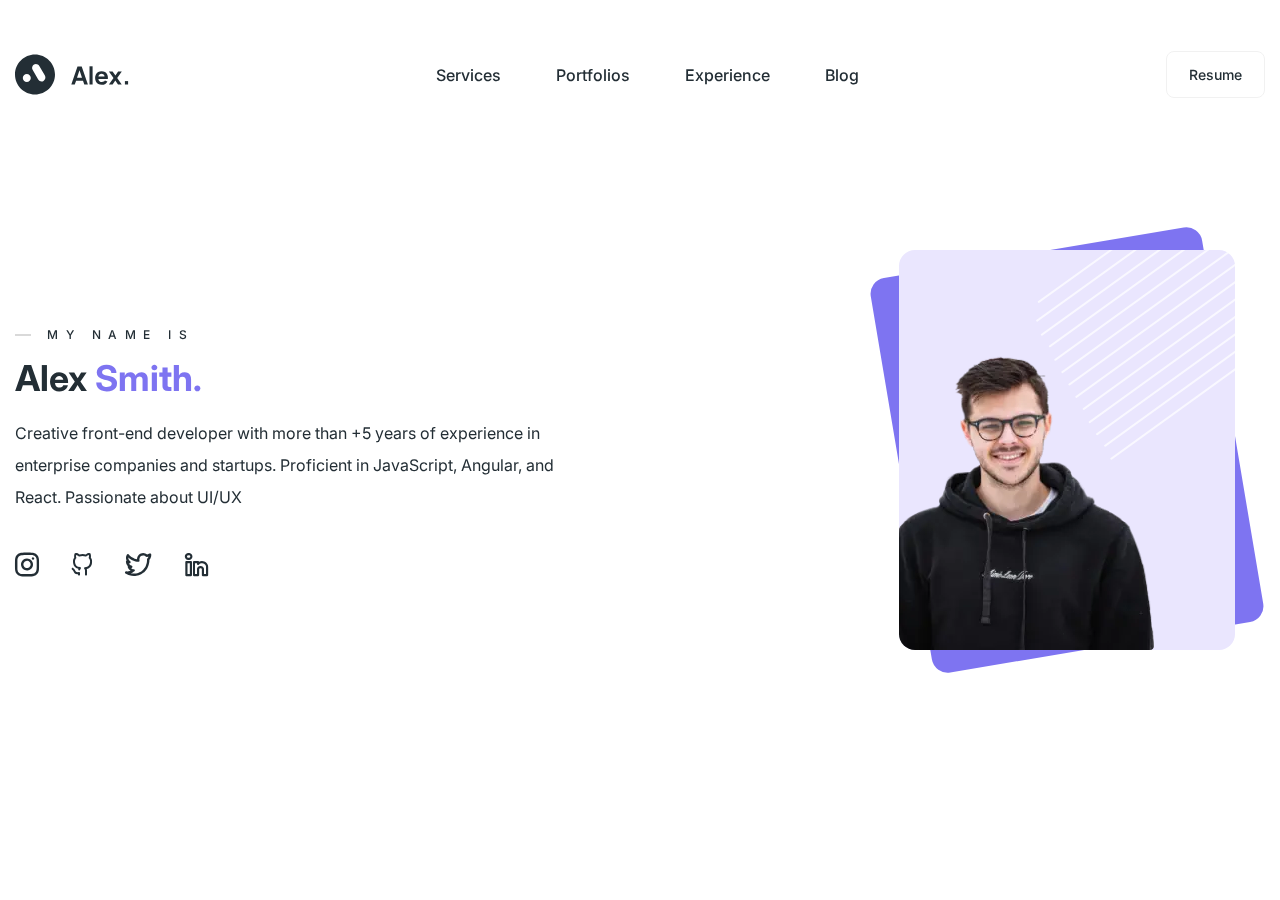
<file: Alex/index.html>
<!DOCTYPE html>
<html lang="en">

<head>
	<title>Alex</title>
	<meta charset="UTF-8">
	<meta name="format-detection" content="telephone=no">
	<!-- <style>body{opacity: 0;}</style> -->
	<link rel="stylesheet" href="css/style.min.css?_v=20230124154308">
	<link rel="shortcut icon" href="favicon.ico">
	<!-- <meta name="robots" content="noindex, nofollow"> -->
	<meta name="viewport" content="width=device-width, initial-scale=1.0">
</head>

<body>
	<div class="wrapper">
		<header class="header">
			<div class="header__container">
				<a href="" class="header__logo"><img src="img/logo.svg" alt=""></a>
				<div class="header__menu menu">

					<nav class="menu__body">
						<ul class="menu__list">
							<li class="menu__item"><a data-goto=".specialized-page" href="" class="menu__link">Services</a></li>
							<li class="menu__item"><a data-goto=".portfolio" href="" class="menu__link">Portfolios</a></li>
							<li class="menu__item"><a data-goto=".career" href="" class="menu__link">Experience</a></li>
							<li class="menu__item"><a data-goto=".articles" href="" class="menu__link">Blog</a></li>
						</ul>
					</nav>
				</div>
				<div class="header__action">
					<a class="header__button" href="#">Resume</a>
					<button type="button" class="icon-menu"><span></span></button>

				</div>
			</div>
		</header>

		<main data-fp class="page">
			<section data-fp-section class="page__main main-page">
				<div class="main-page__container">
					<div class="main-page__content">
						<div class="main-page__title title">
							<div class="title__label">MY NAME IS</div>
							<h1 class="title__value">Alex <span>Smith.</span></h1>
						</div>
						<div class="main-page__text">
							<p>
								Creative front-end developer with more than +5 years of
								experience in enterprise companies and startups. Proficient in
								JavaScript, Angular, and React. Passionate about UI/UX
							</p>
						</div>
						<div class="main-page__action">
							<a href="" class="main-page__item _icon-instagram"></a>
							<a href="" class="main-page__item _icon-linke-d"></a>
							<a href="" class="main-page__item _icon-twitter"></a>
							<a href="" class="main-page__item _icon-in"></a>
						</div>
					</div>
					<div class="main-page__image image-main">
						<div class="image-main__decor">
							<div class="image-main__box">
								<picture><source srcset="img/man.webp" type="image/webp"><img src="img/man.png" alt="" /></picture>
							</div>
						</div>
					</div>
				</div>
			</section>
			<section data-fp-section class="page__specialized specialized-page">
				<div class="specialized-page__container">
					<div class="specialized-page__title title">
						<h2 class="title__label">SERVICES</h2>
						<div class="title__value">Specialized in</div>
					</div>
					<div class="specialized-page__cards cards-specialized">
						<div class="cards-specialized__card">
							<div class="cards-specialized__img">
								<img src="img/main/specialized/1.svg" alt="" />
							</div>
							<div class="cards-specialized__title">UI/UX Design</div>
							<div class="cards-specialized__text">
								Turn what you have in mind of a digital product into reality.
								For any platform you consider.
							</div>
						</div>
						<div class="cards-specialized__card">
							<div class="cards-specialized__img">
								<img src="img/main/specialized/2.svg" alt="" />
							</div>
							<div class="cards-specialized__title">
								Application Development
							</div>
							<div class="cards-specialized__text">
								Standard designing, building, and implementing your
								applications with documentation.
							</div>
						</div>
						<div class="cards-specialized__card">
							<div class="cards-specialized__img">
								<img src="img/main/specialized/3.svg" alt="" />
							</div>
							<div class="cards-specialized__title">Web Development</div>
							<div class="cards-specialized__text">
								Create and maintain your websites and also take care of its
								performance and traffic capacity.
							</div>
						</div>
					</div>
				</div>
			</section>
			<section data-fp-section class="page__portfolio portfolio">
				<div class="portfolio__container">
					<div class="portfolio__content">
						<div class="portfolio__title title">
							<div class="title__label">MY WORKS</div>
							<h1 class="title__value">Featured Portfolios</h1>
						</div>
						<div class="portfolio__navigation">
							<button type="button" class="portfolio__arrow portfolio__arrow-left _icon-arrow"></button>
							<button type="button" class="portfolio__arrow portfolio__arrow-right _icon-arrow"></button>
						</div>
					</div>

					<div class="portfolio__slider swiper">
						<div class="portfolio__wrapper swiper-wrapper">
							<div class="portfolio__slide slide-portfolio swiper-slide">
								<a href="#" class="slide-portfolio__image-ibg">
									<picture><source srcset="img/main/porfolio/1.webp" type="image/webp"><img src="img/main/porfolio/1.jpg" alt="" /></picture>
								</a>
								<div class="slide-portfolio__text">
									<h4 class="slide-portfolio__title">Agency Website.</h4>
									<div class="slide-portfolio__subtitle">
										<p>WordPress</p>
										<a href="#" class="slide-portfolio__url"><img src="img/main/porfolio/url.svg" alt="" /></a>
									</div>
								</div>
							</div>
							<div class="portfolio__slide slide-portfolio swiper-slide">
								<a href="#" class="slide-portfolio__image-ibg">
									<picture><source srcset="img/main/porfolio/2.webp" type="image/webp"><img src="img/main/porfolio/2.jpg" alt="" /></picture>
								</a>
								<div class="slide-portfolio__text">
									<h4 class="slide-portfolio__title">Dashboard Website.</h4>
									<div class="slide-portfolio__subtitle">
										<p>React</p>
										<a href="#" class="slide-portfolio__url"><img src="img/main/porfolio/url.svg" alt="" /></a>
									</div>
								</div>
							</div>
							<div class="portfolio__slide slide-portfolio swiper-slide">
								<a href="#" class="slide-portfolio__image-ibg">
									<picture><source srcset="img/main/porfolio/3.webp" type="image/webp"><img src="img/main/porfolio/3.jpg" alt="" /></picture>
								</a>
								<div class="slide-portfolio__text">
									<h4 class="slide-portfolio__title">
										Support Center Website.
									</h4>
									<div class="slide-portfolio__subtitle">
										<p>PHP</p>
										<a href="#" class="slide-portfolio__url"><img src="img/main/porfolio/url.svg" alt="" /></a>
									</div>
								</div>
							</div>
						</div>
					</div>
				</div>
			</section>
			<section data-fp-section class="page__career career">
				<div data-tabs="768.98" class="career__container">
					<div class="career__title title">
						<div class="title__label">career path</div>
						<h1 class="title__value">Work Experices</h1>
					</div>
					<nav data-tabs-titles class="career__navigation tabs-career">
						<button type="button" class="tabs-career__title _tab-active">
							Apple
						</button>
						<button type="button" class="tabs-career__title">
							Microsoft
						</button>
						<button type="button" class="tabs-career__title">Facebook</button>
						<button type="button" class="tabs-career__title">Slack</button>
					</nav>
					<div data-tabs-body class="tabs-career__content content-tabs">
						<div class="content-tabs__body">
							<div class="content-tabs__main">
								<div class="content-tabs__title">
									Front-end Developer <a href="#">Apple .Inc</a>
								</div>
								<div class="content-tabs__location">
									California, United States
								</div>
								<div class="content-tabs__time">
									Nov 2020 - Present · Full-time
								</div>
								<div class="content-tabs__links">
									<div class="content-tabs__link">Swift</div>
									<div class="content-tabs__link">Go</div>
								</div>
							</div>
							<ul class="content-tabs__items">
								<li class="content-tabs__item">
									Improving overall website performance for mobile users.
								</li>
								<li class="content-tabs__item">
									Collaborate with back-end developers and web designers to
									improve usability
								</li>
								<li class="content-tabs__item">
									Add voice search feature for mobile app.
								</li>
								<li class="content-tabs__item">
									Developing an admin panel to manage contents, users,
									products and ...
								</li>
							</ul>
						</div>
						<div class="content-tabs__body">
							<div class="content-tabs__main">
								<div class="content-tabs__title">
									Microsoft Front-end Developer <a href="#">Apple .Inc</a>
								</div>
								<div class="content-tabs__location">
									California, United States
								</div>
								<div class="content-tabs__time">
									Nov 2020 - Present · Full-time
								</div>
								<div class="content-tabs__links">
									<div class="content-tabs__link">Swift</div>
									<div class="content-tabs__link">Go</div>
								</div>
							</div>
							<ul class="content-tabs__items">
								<li class="content-tabs__item">
									Improving overall website performance for mobile users.
								</li>
								<li class="content-tabs__item">
									Collaborate with back-end developers and web designers to
									improve usability
								</li>
								<li class="content-tabs__item">
									Add voice search feature for mobile app.
								</li>
								<li class="content-tabs__item">
									Developing an admin panel to manage contents, users,
									products and ...
								</li>
							</ul>
						</div>
						<div class="content-tabs__body">
							<div class="content-tabs__main">
								<div class="content-tabs__title">
									Facebook Front-end Developer <a href="#">Apple .Inc</a>
								</div>
								<div class="content-tabs__location">
									California, United States
								</div>
								<div class="content-tabs__time">
									Nov 2020 - Present · Full-time
								</div>
								<div class="content-tabs__links">
									<div class="content-tabs__link">Swift</div>
									<div class="content-tabs__link">Go</div>
								</div>
							</div>
							<ul class="content-tabs__items">
								<li class="content-tabs__item">
									Improving overall website performance for mobile users.
								</li>
								<li class="content-tabs__item">
									Collaborate with back-end developers and web designers to
									improve usability
								</li>
								<li class="content-tabs__item">
									Add voice search feature for mobile app.
								</li>
								<li class="content-tabs__item">
									Developing an admin panel to manage contents, users,
									products and ...
								</li>
							</ul>
						</div>
						<div class="content-tabs__body">
							<div class="content-tabs__main">
								<div class="content-tabs__title">
									Slack Front-end Developer <a href="#">Apple .Inc</a>
								</div>
								<div class="content-tabs__location">
									California, United States
								</div>
								<div class="content-tabs__time">
									Nov 2020 - Present · Full-time
								</div>
								<div class="content-tabs__links">
									<div class="content-tabs__link">Swift</div>
									<div class="content-tabs__link">Go</div>
								</div>
							</div>
							<ul class="content-tabs__items">
								<li class="content-tabs__item">
									Improving overall website performance for mobile users.
								</li>
								<li class="content-tabs__item">
									Collaborate with back-end developers and web designers to
									improve usability
								</li>
								<li class="content-tabs__item">
									Add voice search feature for mobile app.
								</li>
								<li class="content-tabs__item">
									Developing an admin panel to manage contents, users,
									products and ...
								</li>
							</ul>
						</div>
					</div>
				</div>
			</section>
			<section data-fp-section class="page__articles articles">
				<div class="articles__container">
					<div class="articles__title title">
						<div class="title__label">career path</div>
						<h1 class="title__value">Work Experices</h1>
					</div>
					<div class="articles__cards">
						<div class="articles__card">
							<div class="articles__img-ibg">
								<picture><source srcset="img/main/articles/1.webp" type="image/webp"><img src="img/main/articles/1.png" alt="" /></picture>
							</div>
							<div class="articles__content">
								<h4 class="articles__titles">How to prototype in figma</h4>
								<div class="articles__data">July 15, 2021</div>
								<div class="articles__text">
									Lorem ipsum dolor sit amet, consectetur adipiscing elit.
									Fusce id magna nec ante scelerisque laoreet. Fusce finibus
									...
								</div>
								<div class="articles__subtitle">Continue Reading</div>
							</div>
						</div>

						<div class="articles__card">
							<div class="articles__img-ibg">
								<picture><source srcset="img/main/articles/2.webp" type="image/webp"><img src="img/main/articles/2.png" alt="" /></picture>
							</div>
							<div class="articles__content">
								<h4 class="articles__titles">
									Being more productive with Notion.
								</h4>
								<div class="articles__data">Aug 8, 2020</div>
								<div class="articles__text">
									Lorem ipsum dolor sit amet, consectetur adipiscing elit.
									Fusce id magna nec ante scelerisque laoreet. Fusce finibus
									...
								</div>
								<div class="articles__subtitle">Continue Reading</div>
							</div>
						</div>

						<div class="articles__card">
							<div class="articles__img-ibg">
								<picture><source srcset="img/main/articles/3.webp" type="image/webp"><img src="img/main/articles/3.png" alt="" /></picture>
							</div>
							<div class="articles__content">
								<h4 class="articles__titles">
									Beginners guide to adobe illustrator
								</h4>
								<div class="articles__data">Feb 19, 2021</div>
								<div class="articles__text">
									Lorem ipsum dolor sit amet, consectetur adipiscing elit.
									Fusce id magna nec ante scelerisque laoreet. Fusce finibus
									...
								</div>
								<div class="articles__subtitle">Continue Reading</div>
							</div>
						</div>
					</div>
				</div>
			</section>
			<section data-fp-section class="page__clients clients">
				<div class="clients__container">
					<div class="clients__title title">
						<div class="title__label">MY CLIENTS</div>
						<h1 class="title__value">Testimonials</h1>
					</div>
					<div class="clients_cards">
						<div class="clients__card">
							<div class="clients__img">
								<picture><source srcset="img/main/clients/1.webp" type="image/webp"><img src="img/main/clients/1.png" alt="" /></picture>
							</div>
							<div class="clients__content">
								<div class="clients__text">
									We were very pleased to hear how you resolved our website's
									user interface issues and challenges.
								</div>

								<div class="clients__name">Amelia Miller</div>
								<div class="clients__subtitle">Designer</div>
							</div>
						</div>

						<div class="clients__card">
							<div class="clients__img">
								<picture><source srcset="img/main/clients/2.webp" type="image/webp"><img src="img/main/clients/2.png" alt="" /></picture>
							</div>
							<div class="clients__content">
								<div class="clients__text">
									I’m glad I decided to work with you. The project was
									delivered on time with all the requirements.
								</div>

								<div class="clients__name">James Delaney</div>
								<div class="clients__subtitle">Developer</div>
							</div>
						</div>

						<div class="clients__card">
							<div class="clients__img">
								<picture><source srcset="img/main/clients/3.webp" type="image/webp"><img src="img/main/clients/3.png" alt="" /></picture>
							</div>
							<div class="clients__content">
								<div class="clients__text">
									The management of our projects was always faced with
									difficulties, but you handled these well.
								</div>

								<div class="clients__name">Isabella Bennett</div>
								<div class="clients__subtitle">Manager</div>
							</div>
						</div>
					</div>
				</div>
			</section>
			<section data-fp-section class="page__contacts contacts">
				<div class="contacts__container">
					<div class="contacts__block">
						<form class="contacts__form form" action="files/sendmail/sendmail.php" method="POST">
							<div class="form__item">
								<input type="text" name="text" data-error="Error" placeholder="Name" class="form__input" />
							</div>
							<div class="form__item">
								<input autocomplete="on" type="email" name="form[Email]" data-error="Error" placeholder="Email" class="form__input" />
							</div>
							<div class="form__item">
								<textarea autocomplete="off" name="form[]" placeholder="Message" data-error="Ошибка" class="form__input"></textarea>
							</div>

							<button class="form__button" type="submit">Send Message</button>
						</form>
						<div class="contacts__info info-contacts">
							<div class="info-contacts__item">
								<div class="info-contacts__img">
									<img src="img/main/contacts_/1.svg" alt="" />
								</div>
								<div class="info-contacts__info">
									<div class="info-contacts__title">Address</div>
									<a href="#" class="info-contacts__text">3424 Layman Avenue, Fayetteville, NC</a>
								</div>
							</div>

							<div class="info-contacts__item">
								<div class="info-contacts__img">
									<img src="img/main/contacts_/2.svg" alt="" />
								</div>
								<div class="info-contacts__info">
									<div class="info-contacts__title">Phone</div>
									<a href="tel:5014141541" class="info-contacts__text">(501) 414-1541
									</a>
								</div>
							</div>

							<div class="info-contacts__item">
								<div class="info-contacts__img">
									<img src="img/main/contacts_/3.svg" alt="" />
								</div>
								<div class="info-contacts__info">
									<div class="info-contacts__title">E-Mail</div>
									<a href="mailto:devchapter@gmail.com" class="info-contacts__text">
										devchapter@gmail.com
									</a>
								</div>
							</div>
						</div>
					</div>
					<div class="contacts__footer footer">
						<div class="footer__action">
							<a href="" class="footer__item _icon-instagram"></a>
							<a href="" class="footer__item _icon-linke-d"></a>
							<a href="" class="footer__item _icon-twitter"></a>
							<a href="" class="footer__item _icon-in"></a>
						</div>
						<div class="footer__text">
							<p>© 2022 - DevChapter</p>
						</div>
					</div>
				</div>
			</section>
		</main>

		<!-- <footer   class="footer">
	
	
		
	
</footer> -->

	</div>
	<script src="js/app.min.js?_v=20230124154308"></script>
</body>

</html>
</file>
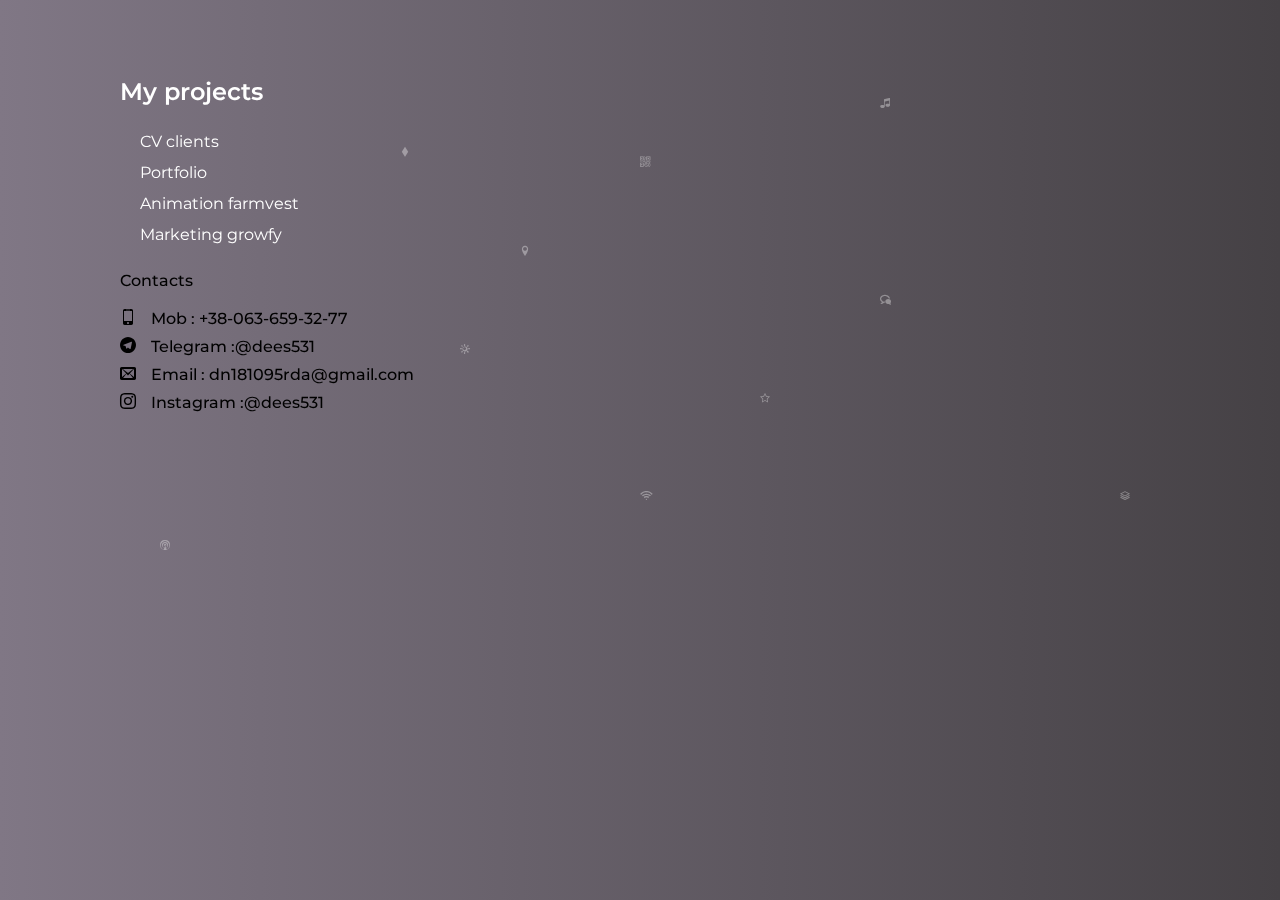
<file: CV/index.html>
<!DOCTYPE html>
<html lang="en">

<head>
	<title>Projects</title>
	<meta charset="UTF-8" />
	<meta name="format-detection" content="telephone=no" />
	<!-- <style>body{opacity: 0;}</style> -->
	<link rel="stylesheet" href="css/style.min.css?_v=20230117160520" />
	<link rel="shortcut icon" href="favicon.ico" />
	<!-- <meta name="robots" content="noindex, nofollow"> -->
	<meta name="viewport" content="width=device-width, initial-scale=1.0" />
</head>

<body>
	<div class="wrapper">
		<header class="header">
			<div class="header__container">
			</div>
		</header>
		<main class="page">
			<div class="page__container">
				<div class="page__projects">
					<h1>My projects</h1>
					<div class="page__project">
						 <a target="_blank" href="https://dees531.github.io/projects/Alex/">CV clients</a> 
					</div>
					<div class="page__project">
						 <a target="_blank" href="https://dees531.github.io/projects/portfolio/">Portfolio</a> 
					</div>
					
					<div class="page__project">
						 <a target="_blank" href="https://dees531.github.io/projects/farmvest/">Animation farmvest</a> 
					</div>
					<div class="page__project">
						<a target="_blank" href="https://dees531.github.io/projects/growfy/">Marketing growfy</a>
					</div>
					
					
				</div>
				<div class="page__contacts contacts-page">
					<h2>Contacts</h2>
					<a href="tel:+380636593277" class="contacts-page__item _icon-mobile">Mob : +38-063-659-32-77</a>
					<a target="_blank" class="contacts-page__item _icon-telegram" href="https://t.me/dees531">Telegram :@dees531</a>
					<a target="_blank" class="contacts-page__item _icon-mail" href="mailto:dn181095rda@gmail.com">Email : dn181095rda@gmail.com</a>
					<a target="_blank" class="contacts-page__item _icon-instagram" href="https://www.instagram.com/rabota_deniss/?hl=fr">Instagram :@dees531</a>
				</div>
				<div class="page__decor decor-page">
					<div data-prlx-mouse data-prlx-dxr data-prlx-cx="5" data-prlx-cy="5" class="decor-page__item _icon-music"></div>
					<div data-prlx-mouse data-prlx-dxr data-prlx-cx="3" data-prlx-cy="4" class="decor-page__item _icon-diamonds"></div>
					<div data-prlx-mouse data-prlx-dxr data-prlx-cx="5" data-prlx-cy="6" class="decor-page__item _icon-connection"></div>
					<div data-prlx-mouse data-prlx-dxr data-prlx-cx="6" data-prlx-cy="2" class="decor-page__item _icon-podcast"></div>
					<div data-prlx-mouse data-prlx-dyr data-prlx-cx="1" data-prlx-cy="3" class="decor-page__item _icon-stack"></div>
					<div data-prlx-mouse data-prlx-dxr data-prlx-cx="3" data-prlx-cy="2" class="decor-page__item _icon-qrcode"></div>
					<div data-prlx-mouse data-prlx-dxr data-prlx-cx="4" data-prlx-cy="5" class="decor-page__item _icon-location"></div>
					<div data-prlx-mouse data-prlx-dxr data-prlx-cx="2" data-prlx-cy="2" class="decor-page__item _icon-massage"></div>
					<div data-prlx-mouse data-prlx-dyr data-prlx-cx="2" data-prlx-cy="3" class="decor-page__item _icon-sun"></div>
					<div data-prlx-mouse data-prlx-dyxr data-prlx-cx="5" data-prlx-cy="5" class="decor-page__item _icon-star"></div>
				</div>
			</div>
		</main>
		<footer class="footer">
			<div class="footer__container">
			</div>
		</footer>
	</div>
	<script src="js/app.min.js?_v=20230117160520"></script>
</body>

</html>
</file>
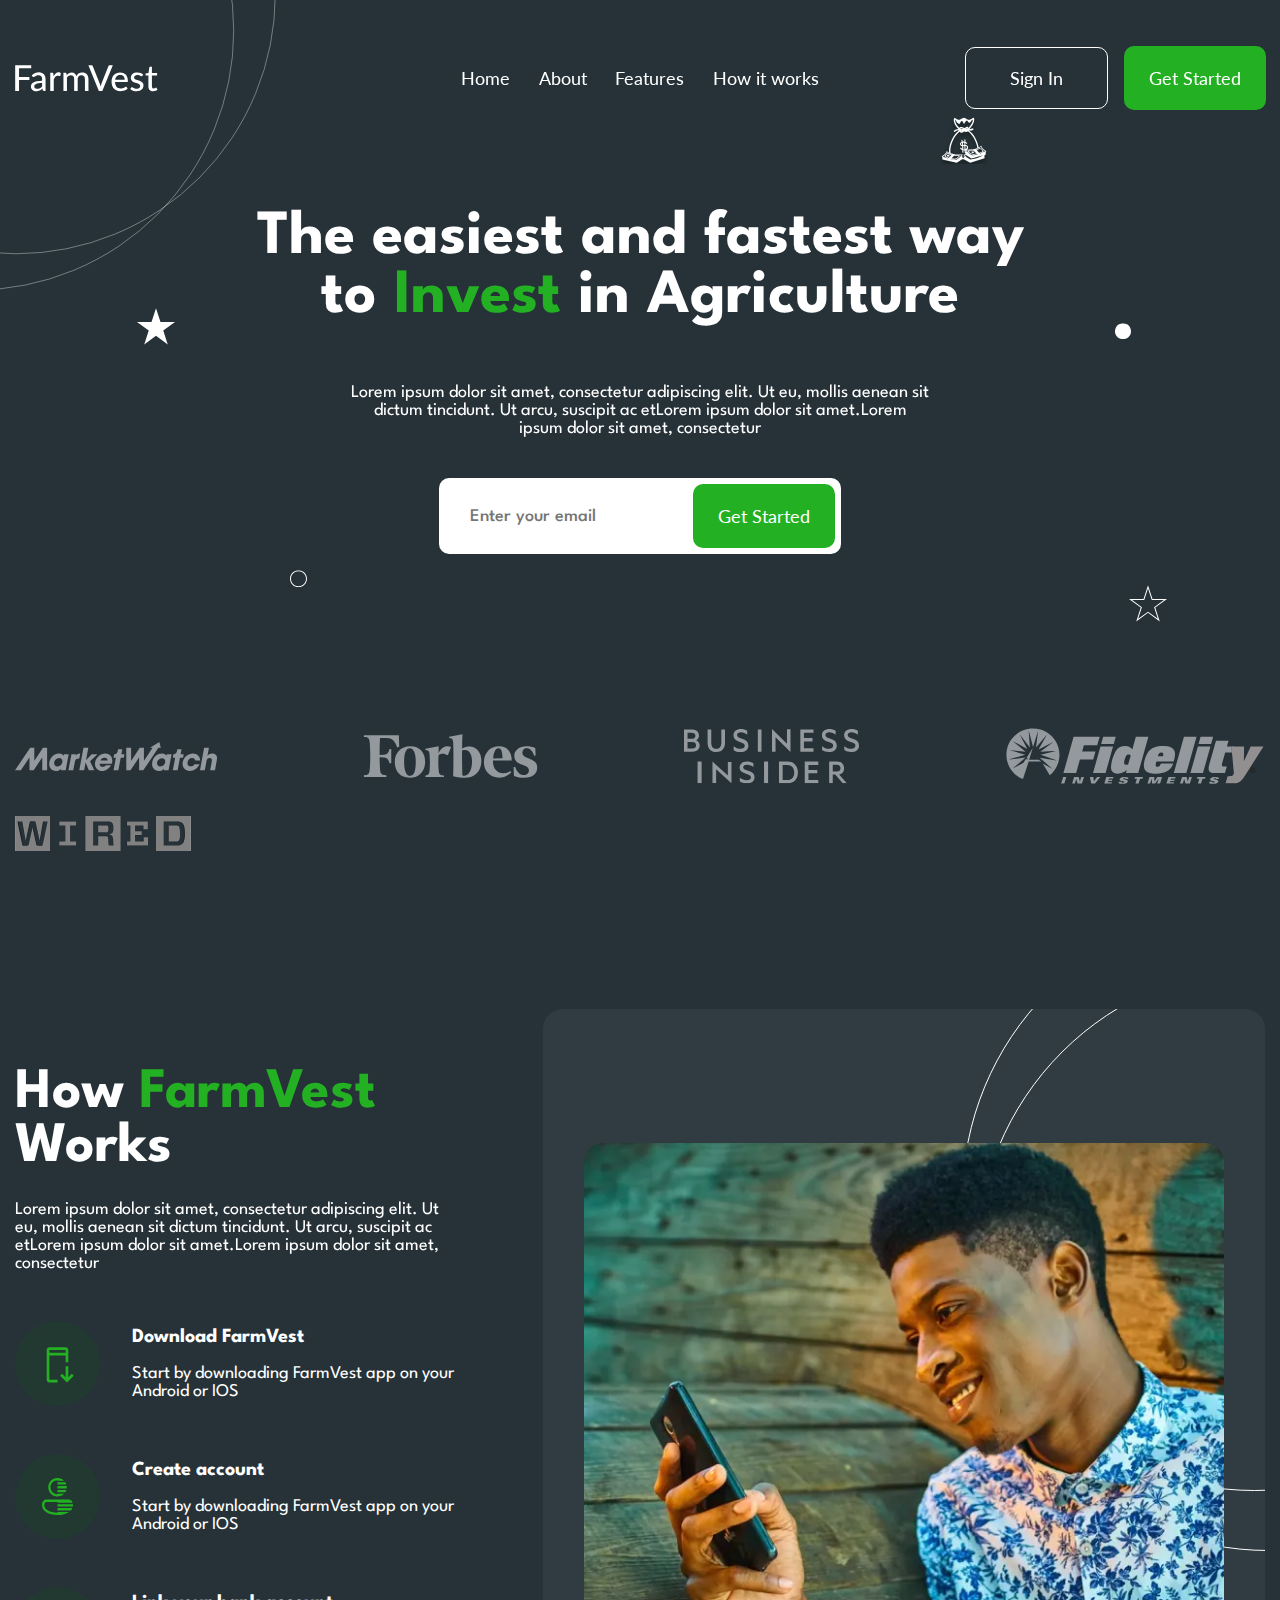
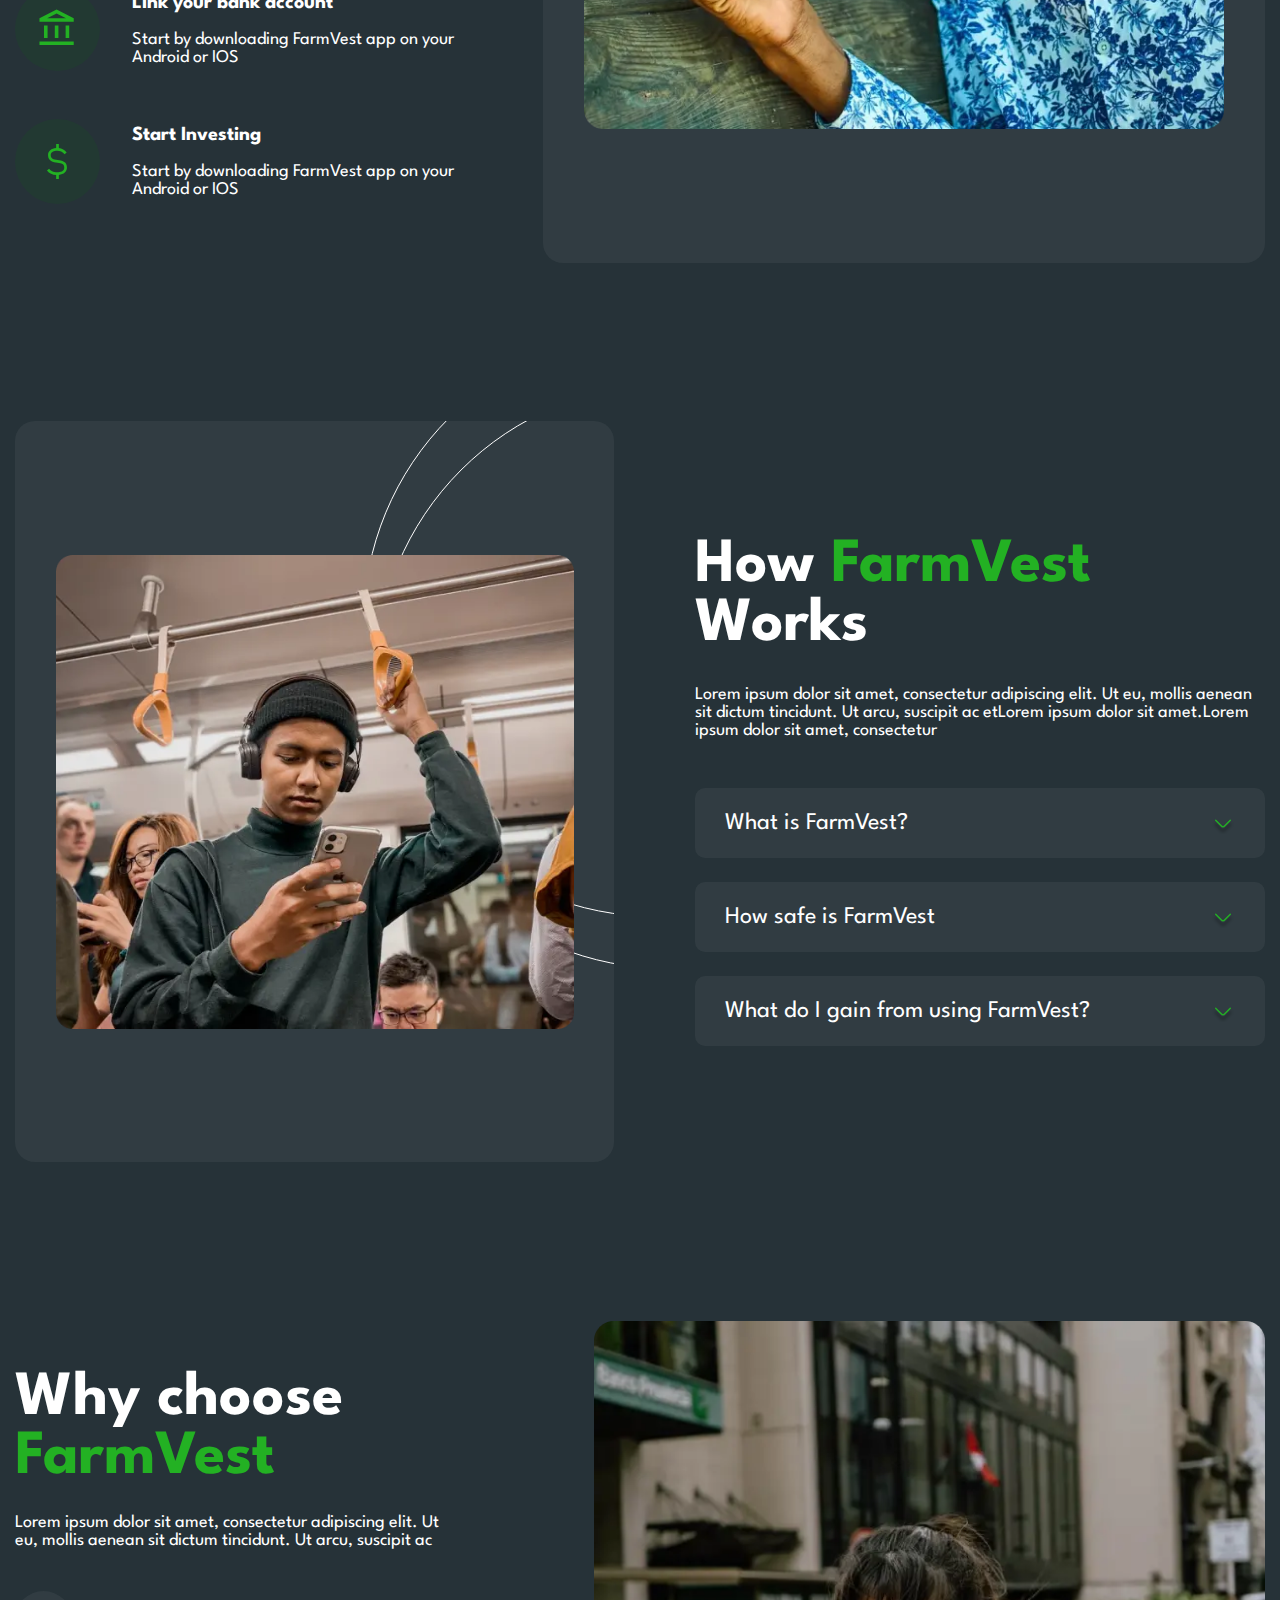
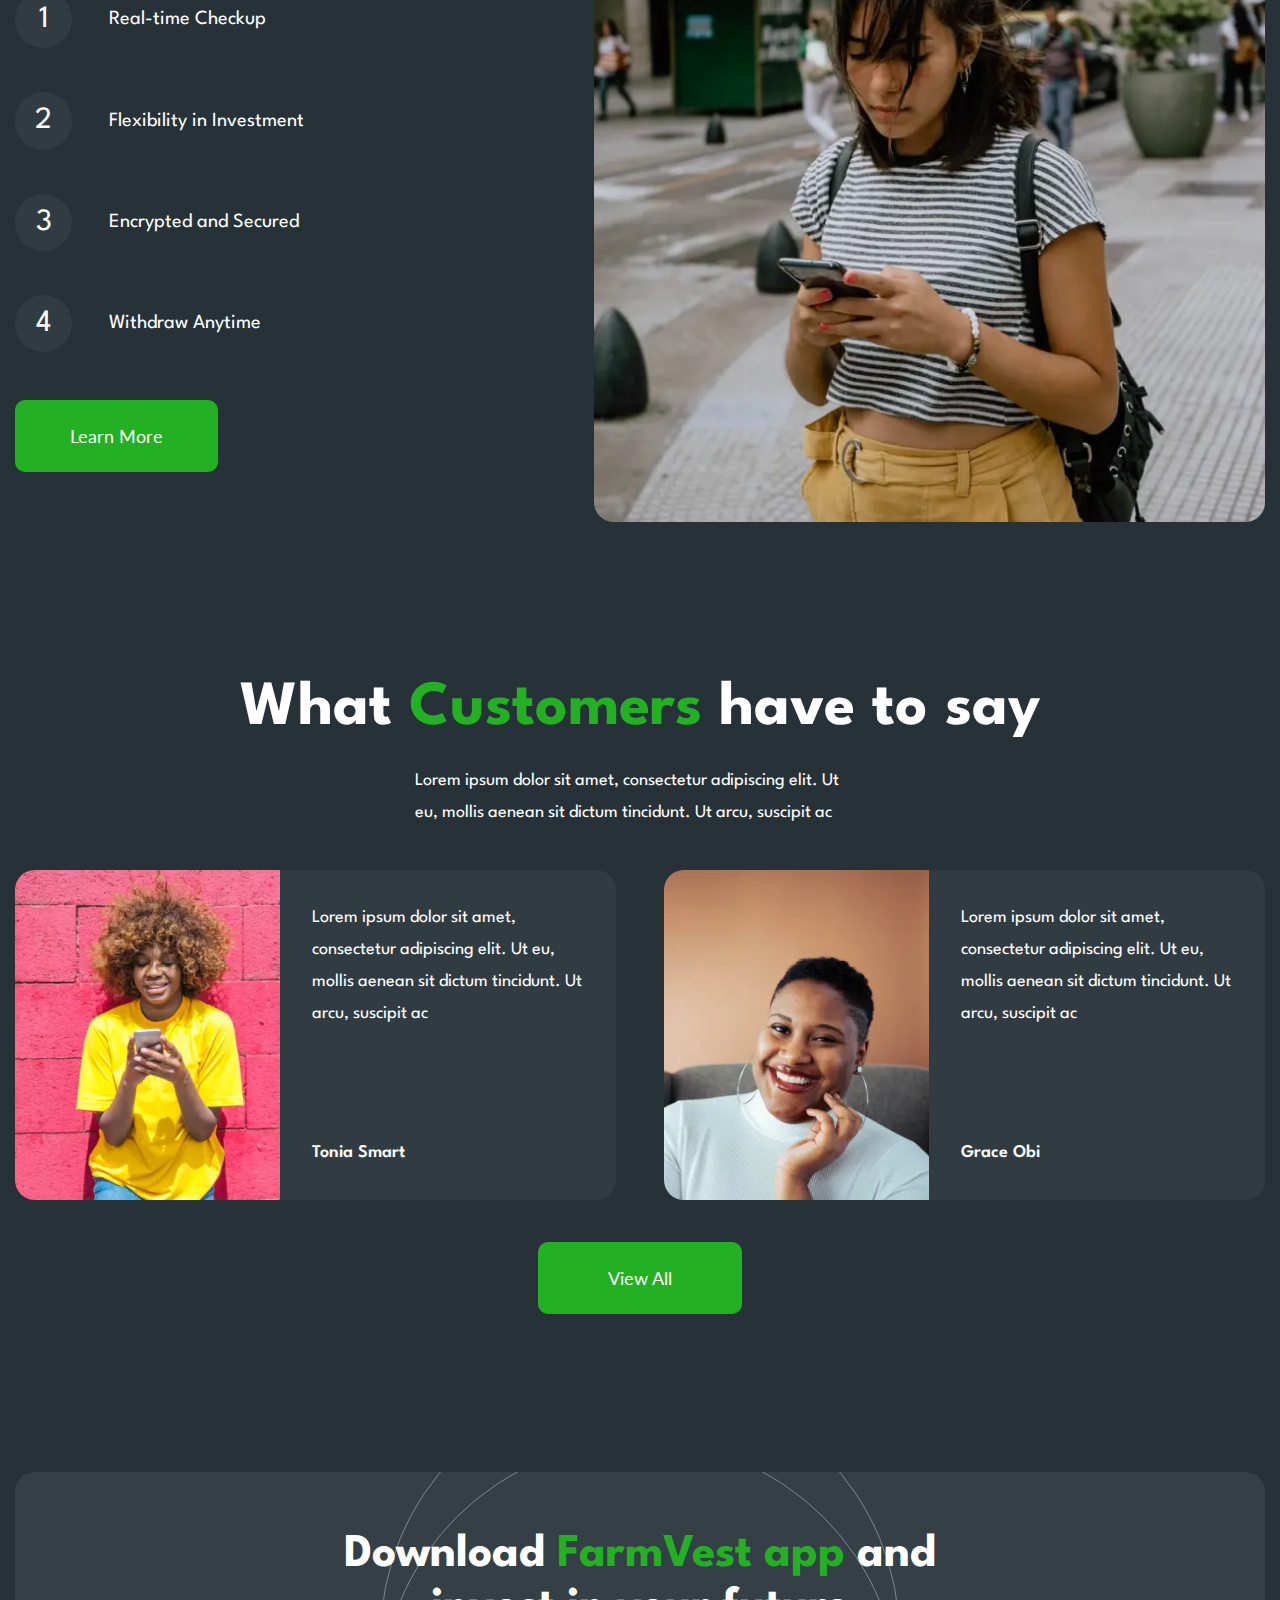
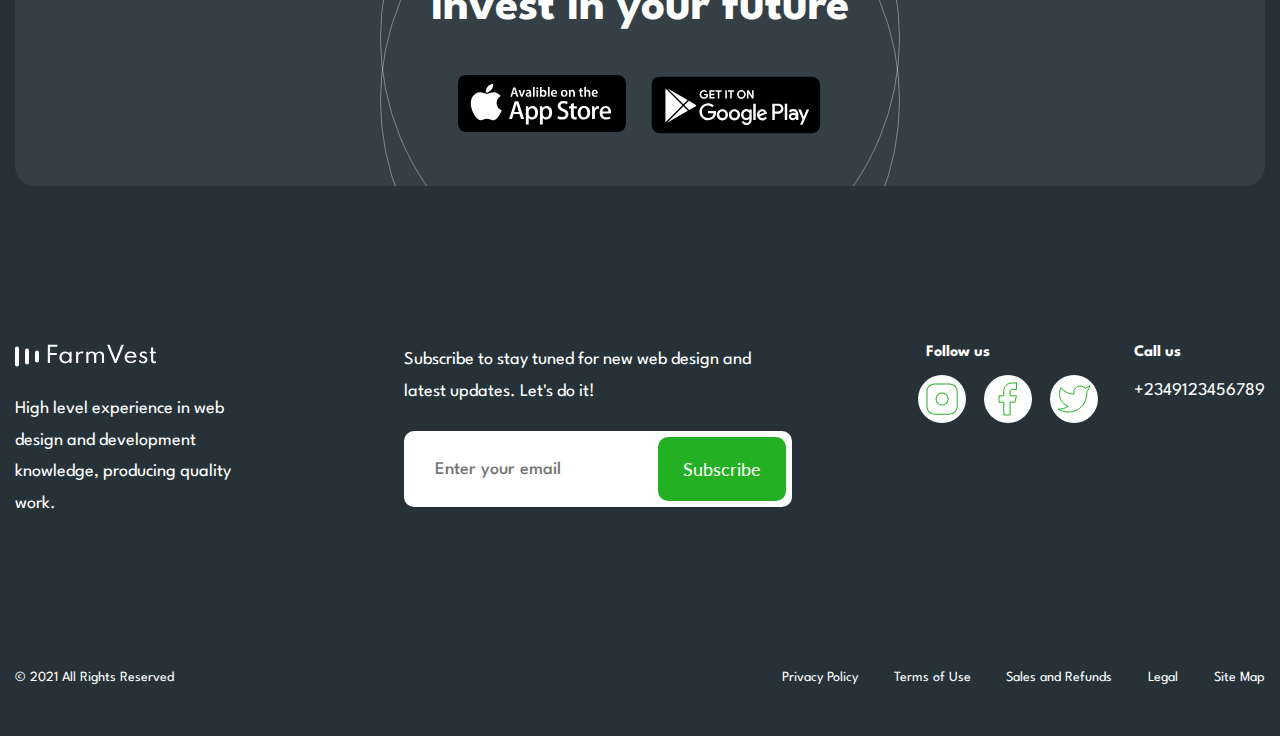
<file: farmvest/index.html>
<!DOCTYPE html>
<html lang="en">

<head>
	<title>FarmVest</title>
	<meta charset="UTF-8" />
	<meta name="format-detection" content="telephone=no" />
	<!-- <style>body{opacity: 0;}</style> -->
	<link rel="stylesheet" href="css/style.min.css?_v=20230124155609" />
	<link rel="shortcut icon" href="favicon.ico" />
	<!-- <meta name="robots" content="noindex, nofollow"> -->
	<meta name="viewport" content="width=device-width, initial-scale=1.0" />
</head>

<body>
	<script>
		function addLoadedClass() {
			document.documentElement.classList.add('loading');
			document.documentElement.classList.add('lock');
			window.addEventListener("load", function() {
				document.documentElement.classList.remove('loading');
				document.documentElement.classList.remove('lock');
				document.documentElement.classList.add('loaded');
			});
		}
		addLoadedClass()
	</script>
	<!-- ======================================================================================================================================================== -->
	<div class="loader">
		<div class='loader__body'>
			<div class='loader__item'></div>
			<div class='loader__item'></div>
			<div class='loader__item'></div>
			<div class='loader__item'></div>
			<div class='loader__item'></div>
			<div class='loader__item'></div>
			<div class='loader__item'></div>
			<div class='loader__item'></div>
			<div class='loader__item'></div>
		</div>
	</div>

	<div class="wrapper">
		<header class="header">
			<div class="header__container-big">
				<a href="" class="header__logo"><img src="img/FarmVest.svg" alt="logo" /></a>
				<div class="header__menu menu">
					<nav class="menu__body">
						<ul class="menu__list">
							<li class="menu__item"><a href="" class="menu__link">Home</a></li>
							<li class="menu__item"><a href="" class="menu__link">About</a></li>
							<li class="menu__item"><a href="" class="menu__link">Features</a></li>
							<li class="menu__item">
								<a href="" class="menu__link">How it works</a>
							</li>
						</ul>
					</nav>
				</div>
				<div class="header__btn">
					<button type="submit" class="header__button button button__border"> Sign In </button>
					<button type="submit" data-da=".menu__list, 767.98" class="header__button button"> Get Started </button>
					<button type="button" class="menu__icon icon-menu"><span></span></button>
				</div>
			</div>
		</header>

		<main class="page">
			<div class="invest__container-big">
				<section data-prlx-parent class="page__invest invest">
					<div class="invest__containers">
						<div class="invest__content">
							<h1 class="invest__title title">
								The easiest and fastest way to<span> Invest</span> in
								Agriculture
							</h1>

							<div class="invest__text text">
								Lorem ipsum dolor sit amet, consectetur adipiscing elit. Ut
								eu, mollis aenean sit dictum tincidunt. Ut arcu, suscipit ac
								etLorem ipsum dolor sit amet.Lorem ipsum dolor sit amet,
								consectetur
							</div>
							<div class="invest__form">
								<form class="form" action="files/sendmail/sendmail.php" method="POST">
									<input data-required="email" type="text" name="form[email]" data-error="Error" placeholder="Enter your email" class="form__input" autocomplete="off" />
									<button type="submit" class="form__button button">
										Get Started
									</button>
								</form>
							</div>
						</div>

						<div data-direction="1" data-coefficient="50" data-prlx class="invest__icons icons-invest">
							<div data-prlx-mouse data-prlx-cx="100" data-prlx-cy="100" data-prlx-dxr class="icons-invest__item icons-invest__item--1">
								<img src="img/icons/decor/1.svg" alt="" />
							</div>

							<div data-prlx-mouse data-prlx-cx="100" data-prlx-cy="100" data-prlx-dyr class="icons-invest__item icons-invest__item--2">
								<img src="img/icons/decor/2.svg" alt="" />
							</div>

							<div data-prlx-mouse data-prlx-cx="100" data-prlx-cy="100" data-prlx-dxr class="icons-invest__item icons-invest__item--3">
								<img src="img/icons/decor/3.svg" alt="" />
							</div>

							<div data-prlx-mouse data-prlx-cx="100" data-prlx-cy="100" data-prlx-dyr class="icons-invest__item icons-invest__item--4">
								<img src="img/icons/decor/4.svg" alt="" />
							</div>

							<div data-prlx-mouse data-prlx-cx="100" data-prlx-cy="100" data-prlx-dxr class="icons-invest__item icons-invest__item--5">
								<img src="img/icons/decor/5.svg" alt="" />
							</div>

							<div data-prlx-mouse data-prlx-cx="100" data-prlx-cy="100" data-prlx-dyr class="icons-invest__item icons-invest__item--6">
								<img src="img/icons/decor/6.svg" alt="" />
							</div>

							<div data-prlx-mouse data-prlx-cx="100" data-prlx-cy="100" data-prlx-dxr class="icons-invest__item icons-invest__item--7">
								<img src="img/icons/decor/7.svg" alt="" />
							</div>
						</div>
					</div>
				</section>
				<section class="page__sponsors sponsors">
					<div class="sponsors__containers">
						<img src="img/main/sponsors/1.svg" alt="" />
						<img src="img/main/sponsors/2.svg" alt="" />
						<img src="img/main/sponsors/3.svg" alt="" />
						<img src="img/main/sponsors/4.svg" alt="" />
						<img src="img/main/sponsors/5.svg" alt="" />
					</div>
				</section>
				<section class="page__farm-vest farm-vest">
					<div class="farm-vest__containers">
						<div class="farm-vest__content">
							<div class="farm-vest__title title">
								How <span>FarmVest</span> Works
							</div>
							<div class="farm-vest__text text">
								Lorem ipsum dolor sit amet, consectetur adipiscing elit. Ut
								eu, mollis aenean sit dictum tincidunt. Ut arcu, suscipit ac
								etLorem ipsum dolor sit amet.Lorem ipsum dolor sit amet,
								consectetur
							</div>
							<div class="farm-vest__cards cards-farm-vest">
								<div class="cards-farm-vest__card">
									<div class="cards-farm-vest__img">
										<img src="img/main/farm-vest/1.svg" alt="" />
									</div>
									<div class="cards-farm-vest__content">
										<div class="cards-farm-vest__titel">
											Download FarmVest
										</div>
										<div class="cards-farm-vest__text">
											Start by downloading FarmVest app on your Android or IOS
										</div>
									</div>
								</div>
								<div class="cards-farm-vest__card">
									<div class="cards-farm-vest__img">
										<img src="img/main/farm-vest/2.svg" alt="" />
									</div>
									<div class="cards-farm-vest__content">
										<div class="cards-farm-vest__titel">Create account</div>
										<div class="cards-farm-vest__text">
											Start by downloading FarmVest app on your Android or IOS
										</div>
									</div>
								</div>
								<div class="cards-farm-vest__card">
									<div class="cards-farm-vest__img">
										<img src="img/main/farm-vest/3.svg" alt="" />
									</div>
									<div class="cards-farm-vest__content">
										<div class="cards-farm-vest__titel">
											Link your bank account
										</div>
										<div class="cards-farm-vest__text">
											Start by downloading FarmVest app on your Android or IOS
										</div>
									</div>
								</div>
								<div class="cards-farm-vest__card">
									<div class="cards-farm-vest__img">
										<img src="img/main/farm-vest/4.svg" alt="" />
									</div>
									<div class="cards-farm-vest__content">
										<div class="cards-farm-vest__titel">Start Investing</div>
										<div class="cards-farm-vest__text">
											Start by downloading FarmVest app on your Android or IOS
										</div>
									</div>
								</div>
							</div>
						</div>
						<div data-prlx-parent class="farm-vest__image image-block">
							<picture><source srcset="img/main/farm-vest/unsplash_G_ov3T7WCZg.webp" type="image/webp"><img data-prlx src="img/main/farm-vest/unsplash_G_ov3T7WCZg.png" alt="" /></picture>
						</div>
					</div>
				</section>
				<section class="page__pathway pathway">
					<div class="pathway__containers">
						<div data-prlx-parent class="pathway__image image-block">
							<picture><source srcset="img/main/pathway/1.webp" type="image/webp"><img data-prlx src="img/main/pathway/1.png" alt="" /></picture>
						</div>
						<div class="pathway__content">
							<div class="pathway__title title">
								How <span>FarmVest</span> Works
							</div>
							<div class="pathway__text text">
								Lorem ipsum dolor sit amet, consectetur adipiscing elit. Ut
								eu, mollis aenean sit dictum tincidunt. Ut arcu, suscipit ac
								etLorem ipsum dolor sit amet.Lorem ipsum dolor sit amet,
								consectetur
							</div>

							<div data-spollers class="pathway__spollers spollers">
								<div class="spollers__item">
									<button type="button" data-spoller class="spollers__title">
										What is FarmVest?
									</button>

									<div class="spollers__body">
										Lorem ipsum dolor sit amet, consectetur adipisicing elit.
										Nulla, saepe voluptas! Quia corporis eligendi nemo enim,
										recusandae provident explicabo velit!
									</div>
								</div>

								<div class="spollers__item">
									<button type="button" data-spoller class="spollers__title">
										How safe is FarmVest
									</button>

									<div class="spollers__body">
										Lorem ipsum dolor sit amet, consectetur adipisicing elit.
										Nulla, saepe voluptas! Quia corporis eligendi nemo enim,
										recusandae provident explicabo velit!
									</div>
								</div>

								<div class="spollers__item">
									<button type="button" data-spoller class="spollers__title">
										What do I gain from using FarmVest?
									</button>

									<div class="spollers__body">
										Lorem ipsum dolor sit amet, consectetur adipisicing elit.
										Nulla, saepe voluptas! Quia corporis eligendi nemo enim,
										recusandae provident explicabo velit!
									</div>
								</div>
							</div>
						</div>
					</div>
				</section>
				<section class="page__choose choose">
					<div class="choose__containers">
						<div class="choose__content">
							<div class="choose__title title">
								Why choose <span>FarmVest</span>
							</div>
							<div class="choose__text text">
								Lorem ipsum dolor sit amet, consectetur adipiscing elit. Ut
								eu, mollis aenean sit dictum tincidunt. Ut arcu, suscipit ac
							</div>
							<div class="choose__cards cards-choose">
								<ol class="cards-choose__items">
									<li class="cards-choose__item">
										<span>1</span>Real-time Checkup
									</li>
									<li class="cards-choose__item">
										<span>2</span>Flexibility in Investment
									</li>
									<li class="cards-choose__item">
										<span>3</span>Encrypted and Secured
									</li>
									<li class="cards-choose__item">
										<span>4</span>Withdraw Anytime
									</li>
								</ol>
							</div>
							<a href="#" class="choose__button button">Learn More</a>
						</div>
						<div class="choose__image">
							<picture><source srcset="img/main/choose/1.webp" type="image/webp"><img src="img/main/choose/1.png" alt="" /></picture>
						</div>
					</div>
				</section>
				<section class="page__customers customers">
					<div class="customers__containers">
						<div class="customers__content">
							<div class="customers__title title">
								What <span>Customers</span> have to say
							</div>
							<div class="customers__text">
								Lorem ipsum dolor sit amet, consectetur adipiscing elit. Ut
								eu, mollis aenean sit dictum tincidunt. Ut arcu, suscipit ac
							</div>
						</div>
						<div class="customers__crads crads-customers">
							<div class="crads-customers__card">
								<div class="crads-customers__image-ibg">
									<picture><source srcset="img/main/customers/1.webp" type="image/webp"><img src="img/main/customers/1.png" alt="" /></picture>
								</div>
								<div class="crads-customers__content">
									<div class="crads-customers__text">
										Lorem ipsum dolor sit amet, consectetur adipiscing elit.
										Ut eu, mollis aenean sit dictum tincidunt. Ut arcu,
										suscipit ac
									</div>
									<div class="crads-customers__subtitle">Tonia Smart</div>
								</div>
							</div>
							<div class="crads-customers__card">
								<div class="crads-customers__image-ibg">
									<picture><source srcset="img/main/customers/2.webp" type="image/webp"><img src="img/main/customers/2.png" alt="" /></picture>
								</div>
								<div class="crads-customers__content">
									<div class="crads-customers__text">
										Lorem ipsum dolor sit amet, consectetur adipiscing elit.
										Ut eu, mollis aenean sit dictum tincidunt. Ut arcu,
										suscipit ac
									</div>
									<div class="crads-customers__subtitle">Grace Obi</div>
								</div>
							</div>
						</div>
						<a href="#" class="customers__button button">View All</a>
					</div>
				</section>
				<section class="page__download download">
					<div class="download__containers">
						<div class="download__title title">
							Download <span>FarmVest app</span> and invest in your future
						</div>

						<div class="download__app ">
							<a class="download__item" href="href"><img src="img//main/download/1.svg" alt="" /></a>
							<a href="href"><img src="img/main/download/2.svg" alt="" /></a>




							</в>
						</div>
				</section>
			</div>
		</main>
		<footer class="footer">
			<div class="footer__container-big">
				<div class="footer__containers body-footer">
					<div class="body-footer__body">
						<div class="body-footer__high-level high-level-footer">
							<a href="" class="high-level-footer__logo"><img src="img/logo-footer.svg" alt="" /></a>
							<div class="high-level-footer__text text">
								High level experience in web design and development knowledge,
								producing quality work.
							</div>
						</div>
						<div class="body-footer__subscribe subscribe-footer">
							<div class="subscribe-foote__text">
								Subscribe to stay tuned for new web design and latest updates. Let's
								do it!
							</div>
							<div class="subscribe-foote__form">
								<form class="form" action="files/sendmail/sendmail.php" method="POST">
									<input data-required="email" type="text" name="form[email]" data-error="Error" placeholder="Enter your email" class="form__input" autocomplete="off" />
									<button type="submit" class="form__button button">
										Subscribe
									</button>
								</form>
							</div>
						</div>
						<div class="body-footer__social social-footer">
							<div class="social-footer__block">
								<div class="social-footer__title">Follow us</div>
								<div class="social-footer__items">
									<a href="#" class="social-footer__item">
										<img src="img/footer/instagram.svg" alt="" />
									</a>
									<a href="#" class="social-footer__item">
										<img src="img/footer/facebook.svg" alt="" />
									</a>
									<a href="#" class="social-footer__item">
										<img src="img/footer/twitter.svg" alt="" />
									</a>
								</div>
							</div>
							<div class="social-footer__contacts contacts-social">
								<div class="contacts-social__title">Call us</div>
								<div class="contacts-social__number">
									<a href="tel:+2349123456789"> +2349123456789</a>
								</div>
							</div>
						</div>
					</div>
					<div class="body-footer__bottom bottom-footer">
						<div class="bottom-footer__year">
							© 2021 All Rights Reserved
						</div>
						<div class="bottom-footer__polotics">
							<ul class="bottom-footer__items">
								<li class="bottom-footer__item"><a href="#"> Privacy Policy</a></li>
								<li class="bottom-footer__item"><a href="#"> Terms of Use</a></li>
								<li class="bottom-footer__item"><a href="#"> Sales and Refunds</a></li>
								<li class="bottom-footer__item"><a href="#"> Legal</a></li>
								<li class="bottom-footer__item"><a href="#"> Site Map</a></li>

							</ul>
						</div>
					</div>
				</div>
			</div>
		</footer>

	</div>
	<script src="js/app.min.js?_v=20230124155609"></script>
</body>

</html>
</file>
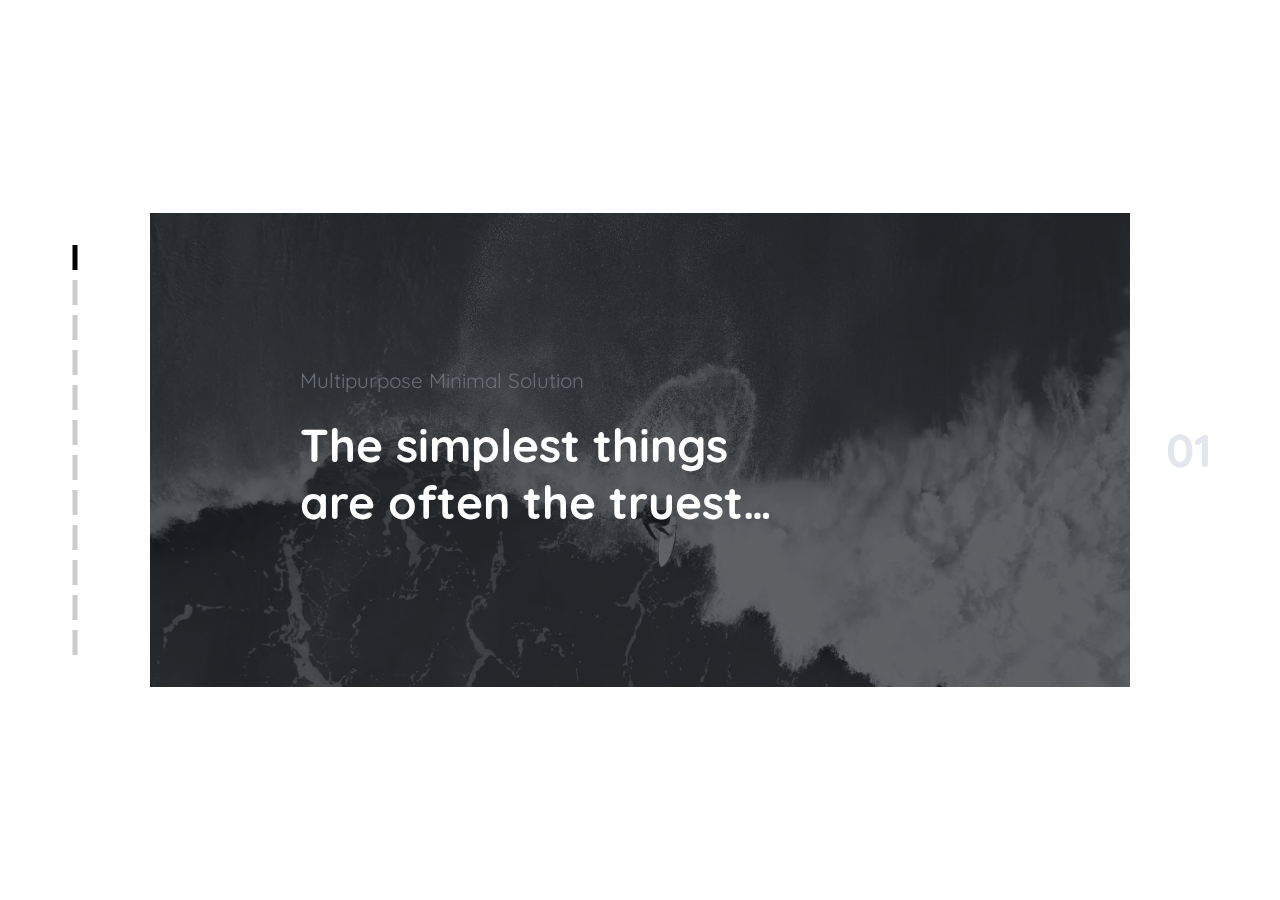
<file: portfolio/index.html>
<!DOCTYPE html>
<html lang="en">

<head>
	<title>HomePage</title>
	<meta charset="UTF-8">
	<meta name="format-detection" content="telephone=no">
	<style>
		body {
			opacity: 0;
		}
	</style>
	<link rel="stylesheet" href="css/style.min.css?_v=20230605170345">
	<link rel="shortcut icon" href="favicon.ico">
	<!-- <meta name="robots" content="noindex, nofollow"> -->
	<meta name="viewport" content="width=device-width, initial-scale=1.0">
</head>

<body>
	<div class="wrapper">
		<main data-fp data-fp-bullets class="page">
			<section data-fp-section class="page__siction screen-01">
				<div class="screen-01__container">
					<div class="screen-01__body">
						<div class="screen-01__section-header section-header">
							<div class="section-header__label">
								Multipurpose Minimal Solution
							</div>
							<h1 class="section-header__title section-header__title-01">
								The simplest things are often the truest…
							</h1>
						</div>
						<picture><source srcset="img/Image_01.webp" type="image/webp"><img class="screen-01__image" src="img/Image_01.jpg" alt="Image" /></picture>
					</div>
				</div>
			</section>

			<section data-fp-section class="page__siction screen-02">
				<div class="screen-02__container">
					<div class="screen-02__content">
						<div class="screen-02__section-header section-header">
							<div class="section-header__label">
								Multipurpose Minimal Solution
							</div>
							<h2 class="section-header__title">
								The simplest things are often the truest…
							</h2>
							<div class="section-header__text">
								<p>
									Dramatically maximize principle-centered models through
									focused materials. Assertively build fully researched best
									practices via go forward "outside the box" thinking.
								</p>
							</div>
						</div>
					</div>
					<div class="screen-02__image">
						<picture><source srcset="img/Image_02.webp" type="image/webp"><img src="img/Image_02.jpg" alt="Image" /></picture>
					</div>
				</div>
			</section>

			<section data-fp-section class="page__siction screen-03">
				<div class="screen-03__container">
					<div class="screen-03__image">
						<picture><source srcset="img/Image_03.webp" type="image/webp"><img src="img/Image_03.jpg" alt="Image" /></picture>
					</div>
					<div class="screen-03__content">
						<div class="screen-03__section-header section-header">
							<div class="section-header__label">
								Multipurpose Minimal Solution
							</div>
							<h2 class="section-header__title">
								The simplest things are often the truest…
							</h2>
						</div>
						<div data-watch class="screen-03__values values-screen-03">
							<div class="values-screen-03__item">
								<div class="values-screen-03__label">Design</div>
								<div class="values-screen-03__value">95%</div>
								<div class="values-screen-03__line">
									<span style="width: 95%"></span>
								</div>
							</div>
							<div class="values-screen-03__item">
								<div class="values-screen-03__label">Projects</div>
								<div class="values-screen-03__value">60%</div>
								<div class="values-screen-03__line">
									<span style="width: 60%"></span>
								</div>
							</div>
						</div>
					</div>
				</div>
			</section>
			<section data-fp-section class="page__siction screen-04">
				<div class="screen-04__container">
					<div class="screen-04__section-header section-header">
						<div class="section-header__label">
							Multipurpose Minimal Solution
						</div>
						<h2 class="section-header__title section-header__title-big">
							Make things as simple possible but no simpler
						</h2>
					</div>
					<div class="screen-04__advantages advantages">
						<article class="advantages__item">
							<div class="advantages__icon">
								<picture><source srcset="img/Image_04-1.webp" type="image/webp"><img src="img/Image_04-1.jpg" alt="" /></picture>
							</div>
							<h4 class="advantages__title">Cloud System</h4>
							<div class="advantages__text">
								<p>
									Completely reintermediate extensible infomediaries whereas
									vortals.
								</p>
							</div>
						</article>

						<article class="advantages__item">
							<div class="advantages__icon">
								<picture><source srcset="img/Image_04-2.webp" type="image/webp"><img src="img/Image_04-2.jpg" alt="" /></picture>
							</div>
							<h4 class="advantages__title">Security</h4>
							<div class="advantages__text">
								<p>
									Completely reintermediate extensible infomediaries whereas
									vortals.
								</p>
							</div>
						</article>

						<article class="advantages__item">
							<div class="advantages__icon">
								<picture><source srcset="img/Image_04-3.webp" type="image/webp"><img src="img/Image_04-3.jpg" alt="" /></picture>
							</div>
							<h4 class="advantages__title">Easy to Customize</h4>
							<div class="advantages__text">
								<p>
									Completely reintermediate extensible infomediaries whereas
									vortals.
								</p>
							</div>
						</article>
					</div>
				</div>
			</section>

			<section data-fp-section class="page__siction screen-05">
				<div class="screen-05__container">
					<div class="screen-05__content">
						<div class="screen-05__section-header section-header">
							<div class="section-header__label">
								Multipurpose Minimal Solution
							</div>
							<h2 class="section-header__title">
								The simplest things are often the truest…
							</h2>
							<div class="section-header__text">
								<p>
									Dramatically maximize principle-centered models through
									focused materials. Assertively build fully researched best
									practices via go forward "outside the box" thinking.
								</p>
							</div>
						</div>
					</div>
					<div class="screen-05__images">
						<div class="screen-05__image-ibg">
							<picture><source srcset="img/Image_05-1.webp" type="image/webp"><img src="img/Image_05-1.jpg" alt="Image" /></picture>
						</div>
						<div class="screen-05__image-ibg">
							<picture><source srcset="img/Image_05-2.webp" type="image/webp"><img src="img/Image_05-2.jpg" alt="Image" /></picture>
						</div>
					</div>
				</div>
			</section>

			<section data-fp-section class="page__siction screen-06">
				<div class="screen-06__container">
					<div class="screen-06__section-header section-header">
						<div class="section-header__label">
							Multipurpose Minimal Solution
						</div>
						<h2 class="section-header__title">
							The simplest things are often the truest…
						</h2>
					</div>
					<div class="screen-06__service service">
						<article class="service__item">
							<div class="service__icon">
								<picture><source srcset="img/Image_06-1.webp" type="image/webp"><img src="img/Image_06-1.jpg" alt="" /></picture>
							</div>
							<div class="service__content">
								<h4 class="service__title">Connection</h4>
								<div class="service__text">
									<p>
										Rapidiously harness mission process improvements and
										backward-compatible communities.
									</p>
								</div>
							</div>
						</article>

						<article class="service__item">
							<div class="service__icon">
								<picture><source srcset="img/Image_06-2.webp" type="image/webp"><img src="img/Image_06-2.jpg" alt="" /></picture>
							</div>
							<div class="service__content">
								<h4 class="service__title">Creativity</h4>
								<div class="service__text">
									<p>
										Rapidiously harness mission process improvements and
										backward-compatible communities.
									</p>
								</div>
							</div>
						</article>

						<article class="service__item">
							<div class="service__icon">
								<picture><source srcset="img/Image_06-3.webp" type="image/webp"><img src="img/Image_06-3.jpg" alt="" /></picture>
							</div>
							<div class="service__content">
								<h4 class="service__title">Support Center</h4>
								<div class="service__text">
									<p>
										Rapidiously harness mission process improvements and
										backward-compatible communities.
									</p>
								</div>
							</div>
						</article>
					</div>
				</div>
			</section>

			<section data-fp-section class="page__siction screen-07">
				<div class="screen-07__container">
					<div class="screen-07__service service">
						<article class="service__item">
							<div class="service__icon">
								<picture><source srcset="img/Image_06-1.webp" type="image/webp"><img src="img/Image_06-1.jpg" alt="" /></picture>
							</div>
							<div class="service__content">
								<h4 class="service__title">Connection</h4>
								<div class="service__text">
									<p>
										Rapidiously harness mission process improvements and
										backward-compatible communities.
									</p>
								</div>
							</div>
						</article>

						<article class="service__item">
							<div class="service__icon">
								<picture><source srcset="img/Image_06-2.webp" type="image/webp"><img src="img/Image_06-2.jpg" alt="" /></picture>
							</div>
							<div class="service__content">
								<h4 class="service__title">Creativity</h4>
								<div class="service__text">
									<p>
										Rapidiously harness mission process improvements and
										backward-compatible communities.
									</p>
								</div>
							</div>
						</article>

						<article class="service__item">
							<div class="service__icon">
								<picture><source srcset="img/Image_06-3.webp" type="image/webp"><img src="img/Image_06-3.jpg" alt="" /></picture>
							</div>
							<div class="service__content">
								<h4 class="service__title">Support Center</h4>
								<div class="service__text">
									<p>
										Rapidiously harness mission process improvements and
										backward-compatible communities.
									</p>
								</div>
							</div>
						</article>
					</div>
					<div class="screen-07__image">
						<picture><source srcset="img/Image_07.webp" type="image/webp"><img src="img/Image_07.jpg" alt="" /></picture>
					</div>
				</div>
			</section>

			<section data-fp-section class="page__siction screen-08">
				<div class="screen-08__container">
					<div class="screen-08__content">
						<div class="screen-08__section-header section-header">
							<div class="section-header__text">
								Multipurpose Minimal Solution
							</div>
							<h1 class="section-header__title">
								The simplest things are often the truest…
							</h1>
						</div>
						<div data-watch class="screen-08__projects projects">
							<div class="projects__item">
								<div data-digits-counter data-digits-counter-speed="1500" class="projects__value">80</div>
								<div class="projects__label">Design Sprint</div>
							</div>
							<div class="projects__item">
								<div data-digits-counter data-digits-counter-speed="1500" class="projects__value">75</div>
								<div class="projects__label">Figma Themes</div>
							</div>
						</div>
					</div>
					<div class="screen-08__image">
						<picture><source srcset="img/Image_08.webp" type="image/webp"><img src="img/Image_08.jpg" alt="" /></picture>
					</div>
				</div>
			</section>

			<section data-fp-section class="page__siction screen-09">
				<div class="screen-09__container">
					<div class="screen-09__section-header section-header">
						<div class="section-header">
							<div class="section-header__label">Minimal Solution</div>
							<h2 class="section-header__title">Main Projects</h2>
						</div>
					</div>
					<div class="screen-09__items">
						<article class="screen-09__item item-screen-09">
							<div class="item-screen-09__body">
								<h4 class="item-screen-09__title title">Design 01</h4>
								<div class="item-screen-09__text text">
									<p>
										Rapidiously harness mission process and backward
										communities.
									</p>
								</div>
							</div>
							<div class="item-screen-09__image-ibg">
								<picture><source srcset="img/Image_09-1.webp" type="image/webp"><img src="img/Image_09-1.jpg" alt="" /></picture>
							</div>
						</article>

						<article class="screen-09__item item-screen-09">
							<div class="item-screen-09__body">
								<h4 class="item-screen-09__title title">Design 02</h4>
								<div class="item-screen-09__text text">
									<p>
										Rapidiously harness mission process and backward
										communities.
									</p>
								</div>
							</div>
							<div class="item-screen-09__image-ibg">
								<picture><source srcset="img/Image_09-2.webp" type="image/webp"><img src="img/Image_09-2.jpg" alt="" /></picture>
							</div>
						</article>
					</div>
				</div>
			</section>

			<section data-fp-section class="page__siction screen-10">
				<div class="screen-10__container">
					<article class="screen-10__item">
						<div class="screen-10__body">
							<h4 class="screen-10__title title">Design 01</h4>
							<div class="screen-10__text text">
								<p>
									Rapidiously harness mission process and backward
									communities.
								</p>
							</div>
						</div>
						<div class="screen-10__image-ibg">
							<picture><source srcset="img/Image_10-1.webp" type="image/webp"><img src="img/Image_10-1.jpg" alt="" /></picture>
						</div>
					</article>

					<article class="screen-10__item">
						<div class="screen-10__body">
							<h4 class="screen-10__title title">Design 02</h4>
							<div class="screen-10__text text">
								<p>
									Rapidiously harness mission process and backward
									communities.
								</p>
							</div>
						</div>
						<div class="screen-10__image-ibg">
							<picture><source srcset="img/Image_10-2.webp" type="image/webp"><img src="img/Image_10-2.jpg" alt="" /></picture>
						</div>
					</article>

					<article class="screen-10__item">
						<div class="screen-10__body">
							<h4 class="screen-10__title title">Design 03</h4>
							<div class="screen-10__text text">
								<p>
									Rapidiously harness mission process and backward
									communities.
								</p>
							</div>
						</div>
						<div class="screen-10__image-ibg">
							<picture><source srcset="img/Image_10-3.webp" type="image/webp"><img src="img/Image_10-3.jpg" alt="" /></picture>
						</div>
					</article>
				</div>
			</section>

			<section data-fp-section class="page__siction screen-11">
				<div class="screen-11__container">
					<div class="screen-11__items">
						<article class="screen-11__item">
							<h4 class="screen-11__title title">Project 01</h4>
							<div class="screen-11__text text">
								<p>
									Rapidiously harness mission process and backward
									communities.
								</p>
							</div>
						</article>
						<article class="screen-11__item">
							<h4 class="screen-11__title title">Project 02</h4>
							<div class="screen-11__text text">
								<p>
									Rapidiously harness mission process and backward
									communities.
								</p>
							</div>
						</article>
						<article class="screen-11__item">
							<h4 class="screen-11__title title">Project 03</h4>
							<div class="screen-11__text text">
								<p>
									Rapidiously harness mission process and backward
									communities.
								</p>
							</div>
						</article>
					</div>
					<div class="screen-11__image">
						<picture><source srcset="img/Image_11.webp" type="image/webp"><img src="img/Image_11.jpg" alt="" /></picture>
					</div>
				</div>
			</section>

			<section data-fp-section class="page__siction screen-12">
				<div class="screen-12__container">
					<div class="screen-12__body">
						<div data-watch class="screen-12__items">
							<div class="screen-12__item">
								<div data-digits-counter data-digits-counter-speed="1500" class="screen-12__value">80</div>
								<div class="screen-12__label">Business Projects</div>
							</div>
							<div class="screen-12__item">
								<div data-digits-counter data-digits-counter-speed="1500" class="screen-12__value">55</div>
								<div class="screen-12__label">Business Projects</div>
							</div>
							<div class="screen-12__item">
								<div data-digits-counter data-digits-counter-speed="1500" class="screen-12__value">95</div>
								<div class="screen-12__label">Business Projects</div>
							</div>
						</div>
						<picture><source srcset="img/Image_12.webp" type="image/webp"><img class="screen-12__image" src="img/Image_12.jpg" alt="Image" /></picture>
					</div>
				</div>
			</section>
		</main>
	</div>

	<script src="js/app.min.js?_v=20230605170345"></script>
</body>

</html>
</file>
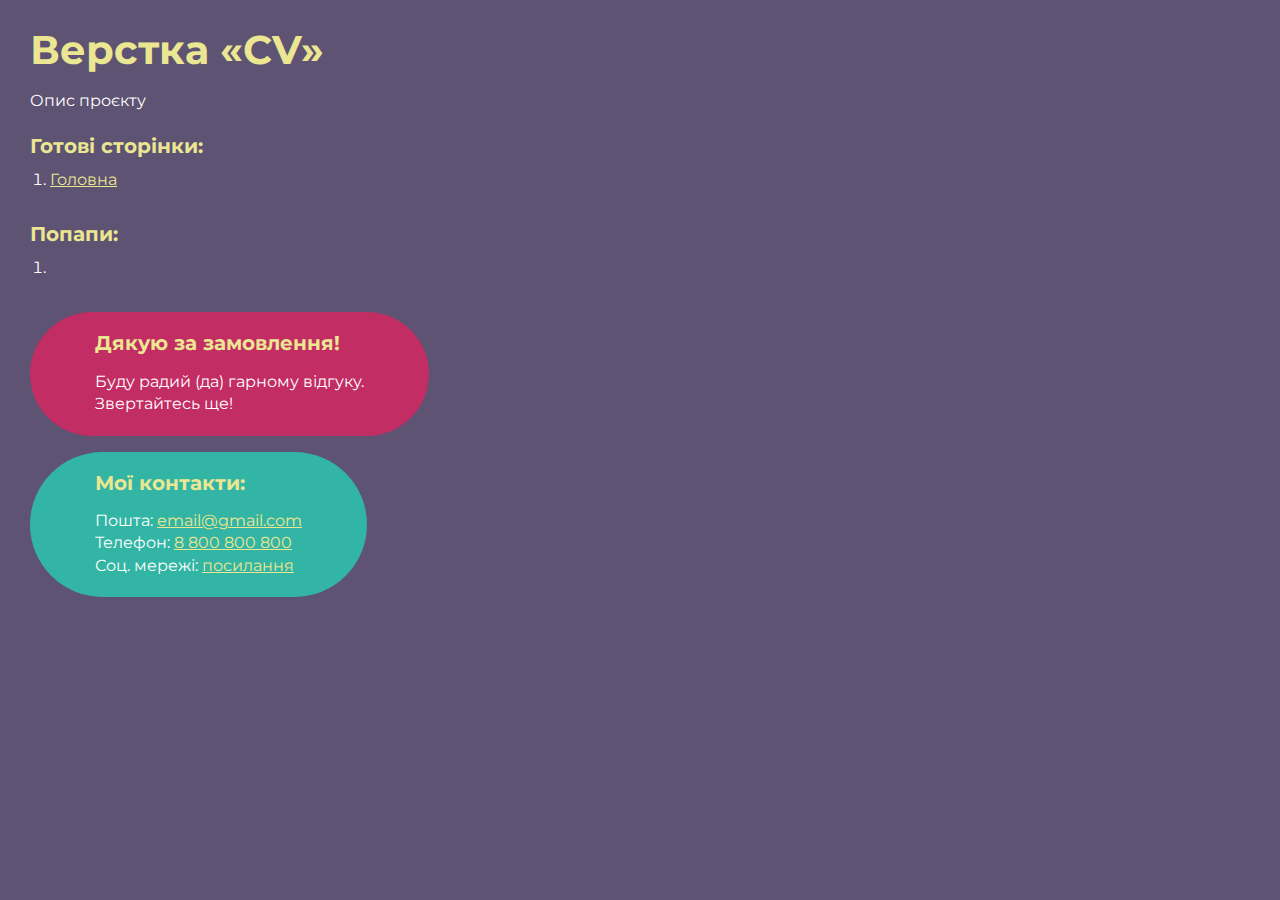
<file: CV/index-2.html>
<!DOCTYPE html>
<html>

<head>
	<meta charset="UTF-8">
	<meta name="viewport" content="width=device-width, initial-scale=1.0">
	<title>Верстка «CV»</title>
</head>

<body>
	<div class="rootpage">
		<h1>Верстка «CV»</h1>
		<div class="rootpage__info">
			Опис проєкту
		</div>
		<h2>Готові сторінки:</h2>
		<ol class="rootpage__list">
			<li><a target="_blank" href="home.html">Головна</a></li>
		</ol>
		<h2>Попапи:</h2>
		<ol class="rootpage__list">
			<li><a target="_blank" href="home.html#"></a></li>
		</ol>
		<div class="rootpage__tnx">
			<h2>Дякую за замовлення!</h2>
			<p>Буду радий (да) гарному відгуку.</p>
			<p>Звертайтесь ще!</p>
		</div>
		<div class="rootpage__contacts">
			<h2>Мої контакти:</h2>
			<p>Пошта: <a href="mailto:email@gmail.com">email@gmail.com</a></p>
			<p>Телефон: <a href="tel:8800800800">8 800 800 800</a></p>
			<p>Соц. мережі: <a href="">посилання</a></p>
		</div>
	</div>
</body>
<style>
	@charset "UTF-8";
	@import url("https://fonts.googleapis.com/css?family=Montserrat:regular,700&display=swap");

	*,
	*::before,
	*::after {
		padding: 0px;
		margin: 0px;
		border: 0px;
		box-sizing: border-box;
	}

	html,
	body {
		height: 100%;
		margin: 0;
		padding: 0;
		min-width: 320px;
		width: 100%;
		color: #fff;
		background-color: #5e5373;
	}

	body {
		font-family: Montserrat;
		font-size: 100%;
		line-height: 1;
		font-size: 1rem;
	}

	a {
		text-decoration: underline;
		color: #ebe691
	}

	a:visited {
		text-decoration: underline;
		color: #aaa768;
	}

	a:hover {
		text-decoration: none;
	}

	ul li {
		list-style: none;
	}

	img {
		vertical-align: top;
	}

	.wrapper {
		width: 100%;
		min-height: 100%;
		overflow: hidden;
	}

	.rootpage {
		padding: 30px;
		display: flex;
		flex-direction: column;
		align-items: flex-start;
	}

	@media (max-width: 767px) {
		.rootpage {
			padding: 30px 15px;
		}
	}

	h1 {
		color: #ebe691;
		font-size: 2.5rem;
		margin: 0px 0px 1.25rem 0px;
	}

	@media (max-width: 767px) {
		h1 {
			font-size: 1.85rem;
			margin: 0px 0px 1.25rem 0px;
		}
	}

	h2 {
		color: #ebe691;
		font-size: 1.25rem;
		margin: 0px 0px 1rem 0px;
	}

	@media (max-width: 767px) {
		h2 {
			font-size: 1.125rem;
			margin: 0px 0px 1rem 0px;
		}
	}

	.rootpage__info {
		line-height: 140%;
		margin: 0px 0px 1.5rem 0px;
	}

	.rootpage__list {
		margin: 0px 0px 2.25rem 1.25rem;
	}

	.rootpage__list li:not(:last-child) {
		margin: 0px 0px 15px 0px;
	}

	.rootpage__contacts,
	.rootpage__tnx {
		border-radius: 200px;
		padding: 20px 65px;
		line-height: 140%;
	}

	@media (max-width: 767px) {

		.rootpage__contacts,
		.rootpage__tnx {
			border-radius: 40px;
			padding: 20px;
		}
	}

	.rootpage__contacts {
		background: #32b5a4;

	}

	.rootpage__contacts a {
		color: #ebe691;
	}

	.rootpage__tnx {
		background: #c22d63;
		margin: 0px 0px 1rem 0px;
	}
</style>

</html>
</file>
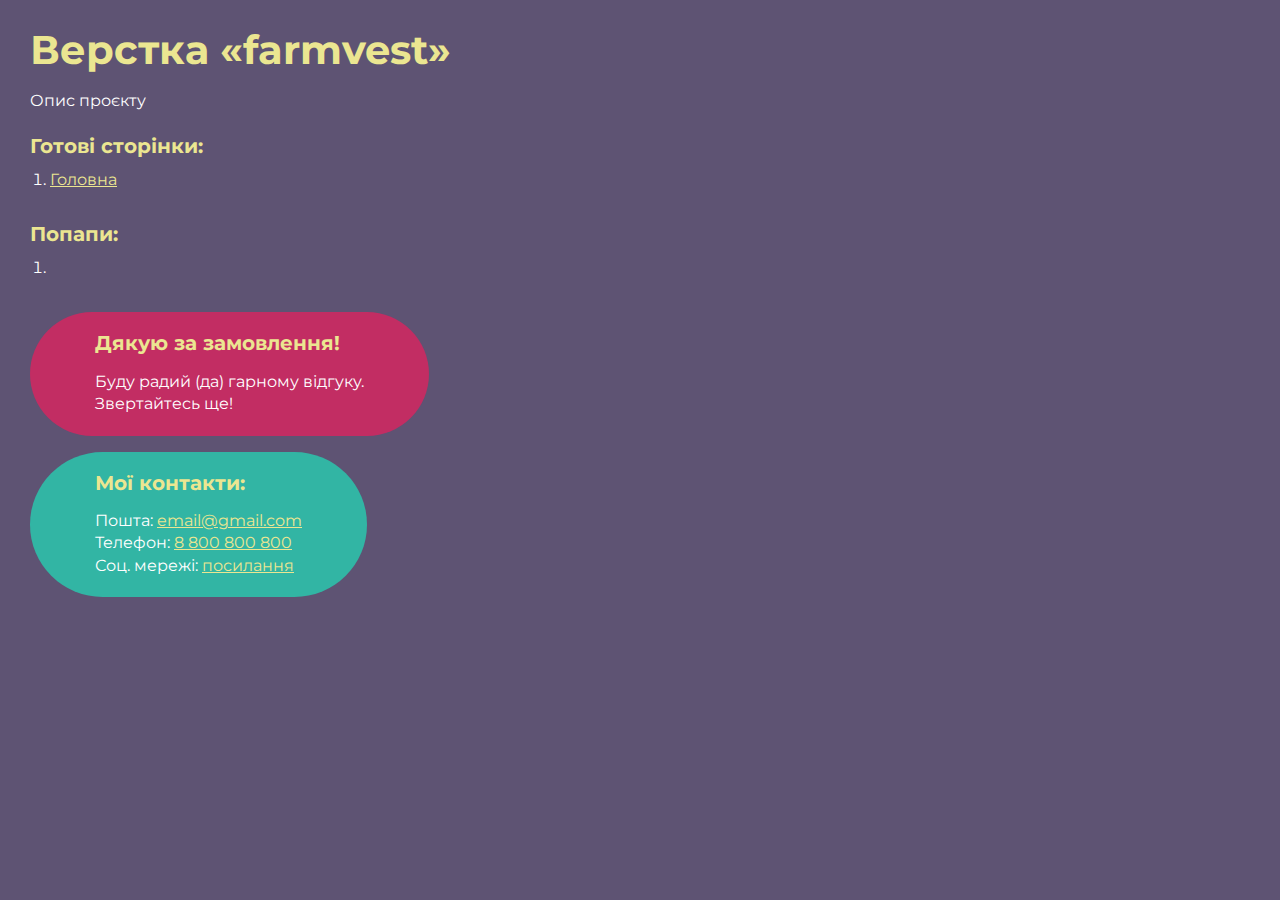
<file: farmvest/index-2.html>
<!DOCTYPE html>
<html>

<head>
	<meta charset="UTF-8">
	<meta name="viewport" content="width=device-width, initial-scale=1.0">
	<title>Верстка «farmvest»</title>
</head>

<body>
	<div class="rootpage">
		<h1>Верстка «farmvest»</h1>
		<div class="rootpage__info">
			Опис проєкту
		</div>
		<h2>Готові сторінки:</h2>
		<ol class="rootpage__list">
			<li><a target="_blank" href="home.html">Головна</a></li>
		</ol>
		<h2>Попапи:</h2>
		<ol class="rootpage__list">
			<li><a target="_blank" href="home.html#"></a></li>
		</ol>
		<div class="rootpage__tnx">
			<h2>Дякую за замовлення!</h2>
			<p>Буду радий (да) гарному відгуку.</p>
			<p>Звертайтесь ще!</p>
		</div>
		<div class="rootpage__contacts">
			<h2>Мої контакти:</h2>
			<p>Пошта: <a href="mailto:email@gmail.com">email@gmail.com</a></p>
			<p>Телефон: <a href="tel:8800800800">8 800 800 800</a></p>
			<p>Соц. мережі: <a href="">посилання</a></p>
		</div>
	</div>
</body>
<style>
	@charset "UTF-8";
	@import url("https://fonts.googleapis.com/css?family=Montserrat:regular,700&display=swap");

	*,
	*::before,
	*::after {
		padding: 0px;
		margin: 0px;
		border: 0px;
		box-sizing: border-box;
	}

	html,
	body {
		height: 100%;
		margin: 0;
		padding: 0;
		min-width: 320px;
		width: 100%;
		color: #fff;
		background-color: #5e5373;
	}

	body {
		font-family: Montserrat;
		font-size: 100%;
		line-height: 1;
		font-size: 1rem;
	}

	a {
		text-decoration: underline;
		color: #ebe691
	}

	a:visited {
		text-decoration: underline;
		color: #aaa768;
	}

	a:hover {
		text-decoration: none;
	}

	ul li {
		list-style: none;
	}

	img {
		vertical-align: top;
	}

	.wrapper {
		width: 100%;
		min-height: 100%;
		overflow: hidden;
	}

	.rootpage {
		padding: 30px;
		display: flex;
		flex-direction: column;
		align-items: flex-start;
	}

	@media (max-width: 767px) {
		.rootpage {
			padding: 30px 15px;
		}
	}

	h1 {
		color: #ebe691;
		font-size: 2.5rem;
		margin: 0px 0px 1.25rem 0px;
	}

	@media (max-width: 767px) {
		h1 {
			font-size: 1.85rem;
			margin: 0px 0px 1.25rem 0px;
		}
	}

	h2 {
		color: #ebe691;
		font-size: 1.25rem;
		margin: 0px 0px 1rem 0px;
	}

	@media (max-width: 767px) {
		h2 {
			font-size: 1.125rem;
			margin: 0px 0px 1rem 0px;
		}
	}

	.rootpage__info {
		line-height: 140%;
		margin: 0px 0px 1.5rem 0px;
	}

	.rootpage__list {
		margin: 0px 0px 2.25rem 1.25rem;
	}

	.rootpage__list li:not(:last-child) {
		margin: 0px 0px 15px 0px;
	}

	.rootpage__contacts,
	.rootpage__tnx {
		border-radius: 200px;
		padding: 20px 65px;
		line-height: 140%;
	}

	@media (max-width: 767px) {

		.rootpage__contacts,
		.rootpage__tnx {
			border-radius: 40px;
			padding: 20px;
		}
	}

	.rootpage__contacts {
		background: #32b5a4;

	}

	.rootpage__contacts a {
		color: #ebe691;
	}

	.rootpage__tnx {
		background: #c22d63;
		margin: 0px 0px 1rem 0px;
	}
</style>

</html>
</file>
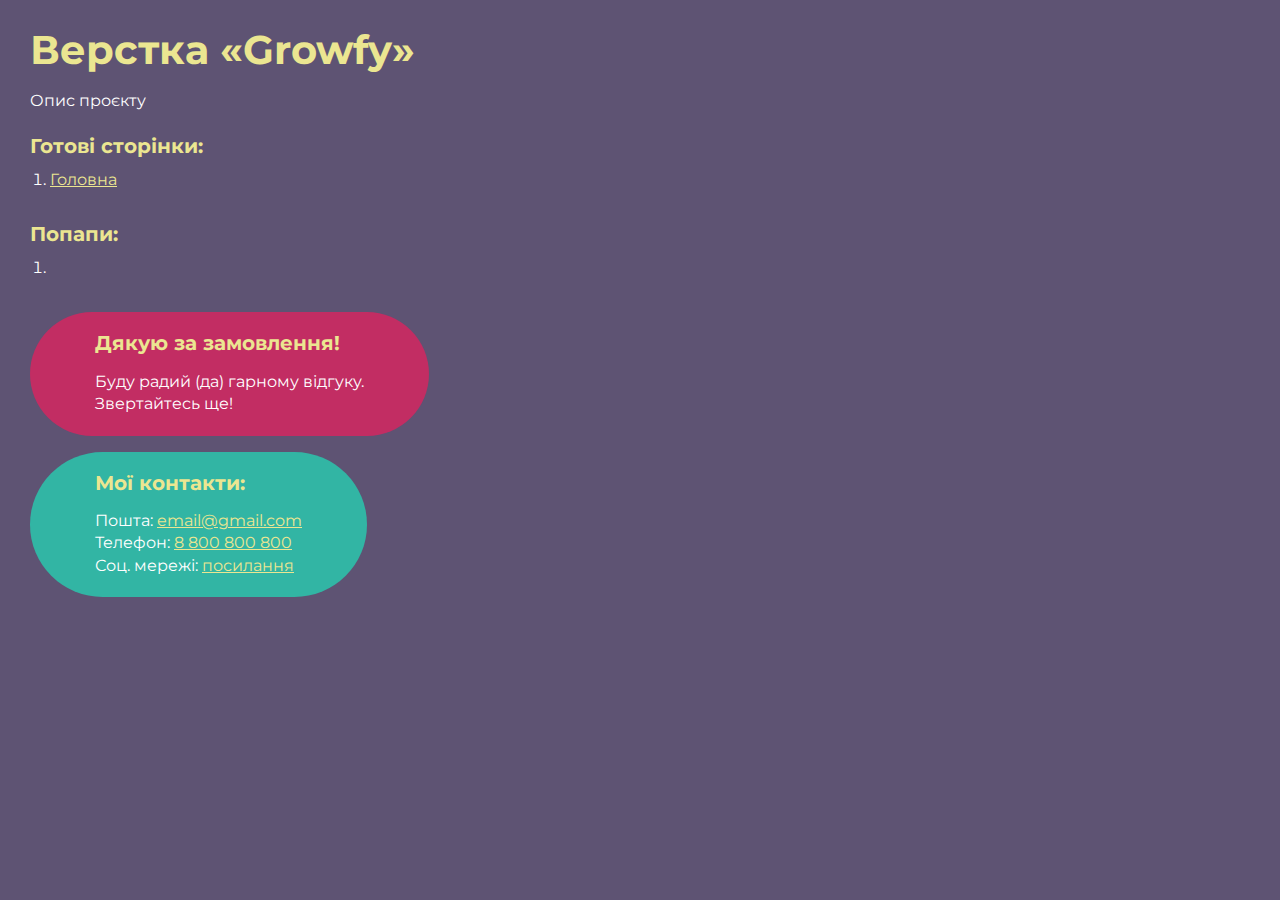
<file: growfy/index-2.html>
<!DOCTYPE html>
<html>

<head>
	<meta charset="UTF-8">
	<meta name="viewport" content="width=device-width, initial-scale=1.0">
	<title>Верстка «Growfy»</title>
</head>

<body>
	<div class="rootpage">
		<h1>Верстка «Growfy»</h1>
		<div class="rootpage__info">
			Опис проєкту
		</div>
		<h2>Готові сторінки:</h2>
		<ol class="rootpage__list">
			<li><a target="_blank" href="home.html">Головна</a></li>
		</ol>
		<h2>Попапи:</h2>
		<ol class="rootpage__list">
			<li><a target="_blank" href="home.html#"></a></li>
		</ol>
		<div class="rootpage__tnx">
			<h2>Дякую за замовлення!</h2>
			<p>Буду радий (да) гарному відгуку.</p>
			<p>Звертайтесь ще!</p>
		</div>
		<div class="rootpage__contacts">
			<h2>Мої контакти:</h2>
			<p>Пошта: <a href="mailto:email@gmail.com">email@gmail.com</a></p>
			<p>Телефон: <a href="tel:8800800800">8 800 800 800</a></p>
			<p>Соц. мережі: <a href="">посилання</a></p>
		</div>
	</div>
</body>
<style>
	@charset "UTF-8";
	@import url("https://fonts.googleapis.com/css?family=Montserrat:regular,700&display=swap");

	*,
	*::before,
	*::after {
		padding: 0px;
		margin: 0px;
		border: 0px;
		box-sizing: border-box;
	}

	html,
	body {
		height: 100%;
		margin: 0;
		padding: 0;
		min-width: 320px;
		width: 100%;
		color: #fff;
		background-color: #5e5373;
	}

	body {
		font-family: Montserrat;
		font-size: 100%;
		line-height: 1;
		font-size: 1rem;
	}

	a {
		text-decoration: underline;
		color: #ebe691
	}

	a:visited {
		text-decoration: underline;
		color: #aaa768;
	}

	a:hover {
		text-decoration: none;
	}

	ul li {
		list-style: none;
	}

	img {
		vertical-align: top;
	}

	.wrapper {
		width: 100%;
		min-height: 100%;
		overflow: hidden;
	}

	.rootpage {
		padding: 30px;
		display: flex;
		flex-direction: column;
		align-items: flex-start;
	}

	@media (max-width: 767px) {
		.rootpage {
			padding: 30px 15px;
		}
	}

	h1 {
		color: #ebe691;
		font-size: 2.5rem;
		margin: 0px 0px 1.25rem 0px;
	}

	@media (max-width: 767px) {
		h1 {
			font-size: 1.85rem;
			margin: 0px 0px 1.25rem 0px;
		}
	}

	h2 {
		color: #ebe691;
		font-size: 1.25rem;
		margin: 0px 0px 1rem 0px;
	}

	@media (max-width: 767px) {
		h2 {
			font-size: 1.125rem;
			margin: 0px 0px 1rem 0px;
		}
	}

	.rootpage__info {
		line-height: 140%;
		margin: 0px 0px 1.5rem 0px;
	}

	.rootpage__list {
		margin: 0px 0px 2.25rem 1.25rem;
	}

	.rootpage__list li:not(:last-child) {
		margin: 0px 0px 15px 0px;
	}

	.rootpage__contacts,
	.rootpage__tnx {
		border-radius: 200px;
		padding: 20px 65px;
		line-height: 140%;
	}

	@media (max-width: 767px) {

		.rootpage__contacts,
		.rootpage__tnx {
			border-radius: 40px;
			padding: 20px;
		}
	}

	.rootpage__contacts {
		background: #32b5a4;

	}

	.rootpage__contacts a {
		color: #ebe691;
	}

	.rootpage__tnx {
		background: #c22d63;
		margin: 0px 0px 1rem 0px;
	}
</style>

</html>
</file>
<file: Alex/css/style.min.css>
@charset "UTF-8";@import url(https://fonts.googleapis.com/css?family=Inter:regular,500,700&display=swap);@font-face{font-family:icons;font-display:swap;src:url(../fonts/icons.woff2) format("woff2"),url(../fonts/icons.woff) format("woff");font-weight:400;font-style:normal}[class*=_icon-]:before{font-family:icons;font-style:normal;font-weight:400;font-variant:normal;text-transform:none;line-height:1;-webkit-font-smoothing:antialiased;-moz-osx-font-smoothing:grayscale}[class*=_icon-]:before{display:block}._icon-url:before{content:"\e900"}._icon-arrow:before{content:"\e901"}._icon-in:before{content:"\e902"}._icon-instagram:before{content:"\e903"}._icon-linke-d:before{content:"\e904"}._icon-twitter:before{content:"\e905"}*{padding:0;margin:0;border:0}*,:after,:before{-webkit-box-sizing:border-box;box-sizing:border-box}body,html{height:100%;min-width:320px}body{color:#232e35;line-height:1;font-family:Inter;font-size:1rem;-ms-text-size-adjust:100%;-moz-text-size-adjust:100%;-webkit-text-size-adjust:100%;-webkit-font-smoothing:antialiased;-moz-osx-font-smoothing:grayscale}button,input,textarea{font-family:Inter;font-size:inherit}button{cursor:pointer;color:inherit;background-color:transparent}a{color:inherit;text-decoration:none}ul li{list-style:none}img{vertical-align:top}h1,h2,h3,h4,h5,h6{font-weight:inherit;font-size:inherit}.lock body{overflow:hidden;-ms-touch-action:none;touch-action:none;-ms-scroll-chaining:none;overscroll-behavior:none}.wrapper{min-height:100%;display:-webkit-box;display:-ms-flexbox;display:flex;-webkit-box-orient:vertical;-webkit-box-direction:normal;-ms-flex-direction:column;flex-direction:column;overflow:hidden}@supports (overflow:clip){.wrapper{overflow:clip}}.wrapper>main{-webkit-box-flex:1;-ms-flex:1 1 auto;flex:1 1 auto}.wrapper>*{min-width:0}[class*=__container]{max-width:81.25rem;margin:0 auto;min-height:100%;padding:0 .9375rem}.fp-init body{overflow:hidden;-ms-touch-action:none;touch-action:none;-ms-scroll-chaining:none;overscroll-behavior:none}[data-fp]{min-height:100vh}.touch [data-fp]{min-height:calc(var(--vh,1vh) * 100)}.fp-init [data-fp]{z-index:1;-ms-touch-action:none;touch-action:none;position:relative;overflow:hidden}.fp-switching [data-fp-section]{-ms-touch-action:none;touch-action:none}.fp-init [data-fp-section]{position:absolute;top:0;left:0;right:0;bottom:0;width:100%;height:100%;overflow:auto}.fp-init .cards-mode [data-fp-section],.fp-init .slider-mode [data-fp-section]{-webkit-transition:-webkit-transform .7s cubic-bezier(.55,.085,0,.99) 0s;transition:-webkit-transform .7s cubic-bezier(.55,.085,0,.99) 0s;-o-transition:transform .7s cubic-bezier(.55,.085,0,.99) 0s;transition:transform .7s cubic-bezier(.55,.085,0,.99) 0s;transition:transform .7s cubic-bezier(.55,.085,0,.99) 0s,-webkit-transform .7s cubic-bezier(.55,.085,0,.99) 0s}.fp-init .fade-mode [data-fp-section]{-webkit-transition:opacity .5s ease-in-out 0s,visibility .5s ease-in-out 0s;-o-transition:opacity .5s ease-in-out 0s,visibility .5s ease-in-out 0s;transition:opacity .5s ease-in-out 0s,visibility .5s ease-in-out 0s}.fp-bullets{position:fixed;top:50%;-webkit-transform:translate(0,-50%);-ms-transform:translate(0,-50%);transform:translate(0,-50%);right:2.5rem;max-height:100%;display:-webkit-box;display:-ms-flexbox;display:flex;-webkit-box-orient:vertical;-webkit-box-direction:normal;-ms-flex-direction:column;flex-direction:column;-ms-flex-wrap:wrap;flex-wrap:wrap;-webkit-box-align:center;-ms-flex-align:center;align-items:center;-webkit-box-pack:center;-ms-flex-pack:center;justify-content:center;z-index:2;gap:.625rem}.fp-bullets .fp-bullet{cursor:pointer;width:1.25rem;height:1.25rem;-webkit-box-flex:0;-ms-flex:0 0 1.25rem;flex:0 0 1.25rem;border-radius:.625rem;background-color:#100c46;-webkit-box-shadow:0 0 .1875rem #6257fe,0 0 1.875rem rgba(255,255,255,.8);box-shadow:0 0 .1875rem #6257fe,0 0 1.875rem rgba(255,255,255,.8);border:.0625rem solid #fff;opacity:.6;-webkit-transition:opacity .4s ease-in-out 0s,background-color .4s ease-in-out 0s,-webkit-transform .4s ease-in-out 0s,-webkit-box-shadow .4s ease-in-out 0s;transition:opacity .4s ease-in-out 0s,background-color .4s ease-in-out 0s,-webkit-transform .4s ease-in-out 0s,-webkit-box-shadow .4s ease-in-out 0s;-o-transition:transform .4s ease-in-out 0s,opacity .4s ease-in-out 0s,background-color .4s ease-in-out 0s,box-shadow .4s ease-in-out 0s;transition:transform .4s ease-in-out 0s,opacity .4s ease-in-out 0s,background-color .4s ease-in-out 0s,box-shadow .4s ease-in-out 0s;transition:transform .4s ease-in-out 0s,opacity .4s ease-in-out 0s,background-color .4s ease-in-out 0s,box-shadow .4s ease-in-out 0s,-webkit-transform .4s ease-in-out 0s,-webkit-box-shadow .4s ease-in-out 0s}.fp-bullets .fp-bullet-active{opacity:1;background-color:#6257fe;-webkit-transform:translate3D(-.3125rem,-.125rem,0);-ms-transform:translate3D(-.3125rem,-.125rem,0);transform:translate3D(-.3125rem,-.125rem,0);-webkit-box-shadow:.3125rem .125rem .1875rem #100c46,0 0 1.875rem rgba(255,255,255,.8);box-shadow:.3125rem .125rem .1875rem #100c46,0 0 1.875rem rgba(255,255,255,.8)}[class*=-ibg]{position:relative}[class*=-ibg] img{position:absolute;width:100%;height:100%;top:0;left:0;-o-object-fit:cover;object-fit:cover}[class*=-ibg_contain] img{-o-object-fit:contain;object-fit:contain}.title__label{font-size:.75rem;line-height:2;font-weight:500;letter-spacing:.625em;display:-webkit-box;display:-ms-flexbox;display:flex;-webkit-box-align:center;-ms-flex-align:center;align-items:center;text-transform:uppercase;-webkit-column-gap:1rem;-moz-column-gap:1rem;column-gap:1rem}.title__label:not(:last-child){margin-bottom:.5625rem}.title__label::before{content:"";width:1rem;height:.125rem;background:#d9d9d9}.title__value{font-weight:700;font-size:2.25rem;line-height:1.25}.title__value span{color:#7e74f1}.header{position:fixed;left:0;width:100%;top:0;z-index:50;-webkit-transition:all .3s ease 0s;-o-transition:all .3s ease 0s;transition:all .3s ease 0s}.header._header-scroll{padding-top:1.375rem;padding-bottom:1.375rem;background:hsla(245deg,53%,55%,.614)}.header__container{display:-webkit-box;display:-ms-flexbox;display:flex;-webkit-box-pack:justify;-ms-flex-pack:justify;justify-content:space-between;-webkit-column-gap:.9375rem;-moz-column-gap:.9375rem;column-gap:.9375rem;-webkit-box-align:center;-ms-flex-align:center;align-items:center}.header__container._header-scroll{min-height:5rem}.header__logo{position:relative;z-index:5}.header__action{display:-webkit-box;display:-ms-flexbox;display:flex;-webkit-box-align:center;-ms-flex-align:center;align-items:center;-webkit-column-gap:.9375rem;-moz-column-gap:.9375rem;column-gap:.9375rem}.header__button{position:relative;z-index:5;border:.0625rem solid #f1f1f1;border-radius:.5rem;padding:.875rem 1.375rem;-webkit-transition:all .3s ease 0s;-o-transition:all .3s ease 0s;transition:all .3s ease 0s;font-weight:500;font-size:.875rem;line-height:1.2142857143}.menu-open .header__button{border:.0625rem solid #000;color:#fff;background-color:#000}.menu-open .menu__body{right:0}.menu-open .menu__body::before{right:0}.menu__list{display:-webkit-box;display:-ms-flexbox;display:flex;row-gap:.3125rem}.menu__item{line-height:1.25;-webkit-transition:all .3s ease 0s;-o-transition:all .3s ease 0s;transition:all .3s ease 0s;font-weight:500}.icon-menu{display:none}.footer{display:-webkit-box;display:-ms-flexbox;display:flex;-webkit-box-align:center;-ms-flex-align:center;align-items:center;-webkit-box-orient:vertical;-webkit-box-direction:normal;-ms-flex-direction:column;flex-direction:column;align-items:center}.footer__action{display:-webkit-box;display:-ms-flexbox;display:flex;-webkit-box-align:center;-ms-flex-align:center;align-items:center;-webkit-column-gap:2rem;-moz-column-gap:2rem;column-gap:2rem;font-size:1.5rem;-webkit-box-pack:center;-ms-flex-pack:center;justify-content:center}.footer__item{position:relative;display:inline-block;-webkit-transition:all .3s ease 0s;-o-transition:all .3s ease 0s;transition:all .3s ease 0s}.footer__item::after{content:"";width:100%;position:absolute;opacity:0;bottom:0;left:0;height:5px;background-color:#7e74f1;border-radius:50%;-webkit-transition:all .3s ease 0s;-o-transition:all .3s ease 0s;transition:all .3s ease 0s}.footer__text{text-align:center;font-size:.875rem;color:#656d72;line-height:1.2142857143}.main-page__container{min-height:100%;display:-webkit-box;display:-ms-flexbox;display:flex;-webkit-box-pack:justify;-ms-flex-pack:justify;justify-content:space-between;-webkit-box-align:center;-ms-flex-align:center;align-items:center;-webkit-column-gap:.9375rem;-moz-column-gap:.9375rem;column-gap:.9375rem}.main-page__content{-webkit-box-flex:0;-ms-flex:0 1 50%;flex:0 1 50%;max-width:33.75rem;line-height:2}.main-page__title{font-size:2.75rem;line-height:1.25}.main-page__title:nth-child(1):not(:last-child){margin-bottom:1rem}.main-page__text:not(:last-child){margin-bottom:2.5rem}.main-page__action{display:-webkit-box;display:-ms-flexbox;display:flex;-webkit-column-gap:2rem;-moz-column-gap:2rem;column-gap:2rem;font-size:1.5rem}.main-page__item{position:relative;display:inline-block;-webkit-transition:all .3s ease 0s;-o-transition:all .3s ease 0s;transition:all .3s ease 0s}.main-page__item::after{content:"";width:100%;position:absolute;opacity:0;bottom:0;left:0;height:5px;background-color:#7e74f1;border-radius:50%;-webkit-transition:all .3s ease 0s;-o-transition:all .3s ease 0s;transition:all .3s ease 0s}.image-main{margin-right:1.875rem;z-index:1;border-radius:1rem;max-width:100%;background:#7e74f1;-webkit-transform:rotate(-9.55deg);-ms-transform:rotate(-9.55deg);transform:rotate(-9.55deg)}.image-main__decor{max-width:100%;border-radius:1rem;position:relative;z-index:2;background:#eae6fe url(../img/main/decor.svg) top right no-repeat;-webkit-transform:rotate(9.55deg);-ms-transform:rotate(9.55deg);transform:rotate(9.55deg);overflow:hidden;border-radius:1rem;padding-top:6.5625rem;padding-right:5.0625rem}.image-main__box{position:relative;z-index:3}.specialized-page{background:#fbfbfb}.specialized-page__container{min-height:100%;display:-webkit-box;display:-ms-flexbox;display:flex;-webkit-box-orient:vertical;-webkit-box-direction:normal;-ms-flex-direction:column;flex-direction:column;-webkit-box-align:center;-ms-flex-align:center;align-items:center;-webkit-box-pack:center;-ms-flex-pack:center;justify-content:center}.cards-specialized{display:-webkit-box;display:-ms-flexbox;display:flex;-webkit-box-align:center;-ms-flex-align:center;align-items:center;-webkit-box-pack:center;-ms-flex-pack:center;justify-content:center;-ms-flex-wrap:wrap;flex-wrap:wrap;row-gap:1.875rem}.cards-specialized__card{background:#fff;display:-webkit-box;display:-ms-flexbox;display:flex;-webkit-box-orient:vertical;-webkit-box-direction:normal;-ms-flex-direction:column;flex-direction:column;-webkit-box-align:center;-ms-flex-align:center;align-items:center;text-align:center;padding:3.3125rem 3.5625rem;border-radius:.5rem}.cards-specialized__img{position:relative}.cards-specialized__img:not(:last-child){margin-bottom:2.5rem}.cards-specialized__img::before{content:"";position:absolute;top:-64.4%;left:-64.4%;width:3.5rem;height:3.5rem;background:#f5f3fe;border-radius:1rem}.cards-specialized__img img{position:relative;z-index:2}.cards-specialized__title{font-weight:500;line-height:1.25}.cards-specialized__title:not(:last-child){margin-bottom:1rem}.cards-specialized__text{max-width:15.4375rem;font-size:.875rem;line-height:1.7142857143}.portfolio__container{min-height:100%;display:-webkit-box;display:-ms-flexbox;display:flex;-webkit-box-orient:vertical;-webkit-box-direction:normal;-ms-flex-direction:column;flex-direction:column;-webkit-box-pack:center;-ms-flex-pack:center;justify-content:center}.portfolio__content{display:-webkit-box;display:-ms-flexbox;display:flex;-webkit-box-align:center;-ms-flex-align:center;align-items:center;-webkit-box-pack:justify;-ms-flex-pack:justify;justify-content:space-between;row-gap:1.25rem}.portfolio__navigation{display:-webkit-box;display:-ms-flexbox;display:flex;-webkit-box-align:center;-ms-flex-align:center;align-items:center;-webkit-column-gap:1rem;-moz-column-gap:1rem;column-gap:1rem;font-size:1.125rem}.portfolio__arrow{background:#eae6fe;border-radius:1rem;-webkit-transition:all .3s ease 0s;-o-transition:all .3s ease 0s;transition:all .3s ease 0s;width:2.5rem;height:2.5rem}.portfolio__arrow-left{-webkit-transform:rotate(-180deg);-ms-transform:rotate(-180deg);transform:rotate(-180deg)}.slide-portfolio{overflow:hidden;display:-webkit-box;display:-ms-flexbox;display:flex;-webkit-box-orient:vertical;-webkit-box-direction:normal;-ms-flex-direction:column;flex-direction:column;border-radius:.5rem}.slide-portfolio__image-ibg{position:relative;padding-bottom:81.7174515235%;opacity:.5;-webkit-transition:all .3s ease 0s;-o-transition:all .3s ease 0s;transition:all .3s ease 0s;overflow:hidden}.slide-portfolio__image-ibg img{-webkit-transition:all .3s ease 0s;-o-transition:all .3s ease 0s;transition:all .3s ease 0s;overflow:hidden;-o-object-position:top;object-position:top}.slide-portfolio__text{position:relative;z-index:2;padding:1.5rem;background:#fff;background:-webkit-gradient(linear,left bottom,left top,from(rgba(0,0,0,.1)),to(rgba(0,0,0,.1)));background:-o-linear-gradient(bottom,rgba(0,0,0,.1),rgba(0,0,0,.1));background:linear-gradient(0deg,rgba(0,0,0,.1),rgba(0,0,0,.1))}.slide-portfolio__title{padding-bottom:1.25rem;font-weight:500;line-height:1.25}.slide-portfolio__subtitle{padding-bottom:0;width:1.21875rem;height:.59375rem;display:-webkit-box;display:-ms-flexbox;display:flex;-webkit-column-gap:1rem;-moz-column-gap:1rem;column-gap:1rem;-webkit-box-align:center;-ms-flex-align:center;align-items:center}.slide-portfolio__subtitle p{border:1px solid #f1f1f1;border-radius:4px;padding:.25rem .5rem}.slide-portfolio__url{-webkit-transform:translate(0,2px);-ms-transform:translate(0,2px);transform:translate(0,2px);position:relative;-webkit-transition:all .3s ease 0s;-o-transition:all .3s ease 0s;transition:all .3s ease 0s}.slide-portfolio__url::before{content:"";position:absolute;top:-38%;left:-35%;width:170%;height:140%;border:2px solid #7e74f1;border-radius:1.125rem;opacity:0;-webkit-transition:all .3s ease 0s;-o-transition:all .3s ease 0s;transition:all .3s ease 0s}.career{background:#fbfbfb}.career__container{min-height:100%;display:-ms-grid;display:grid;-webkit-box-align:center;-ms-flex-align:center;align-items:center}.tabs-career{-webkit-box-ordinal-group:3;-ms-flex-order:2;order:2;display:-ms-grid;display:grid}.tabs-career__title{text-align:left;line-height:1.1875;padding:.875rem 2rem;border-radius:.25rem;display:-webkit-box;display:-ms-flexbox;display:flex;-webkit-box-pack:justify;-ms-flex-pack:justify;justify-content:space-between}.tabs-career__title:not(:last-child){margin-bottom:.9375rem}.tabs-career__title._tab-active{display:-webkit-box;display:-ms-flexbox;display:flex;-webkit-box-pack:justify;-ms-flex-pack:justify;justify-content:space-between;-webkit-box-align:center;-ms-flex-align:center;align-items:center;background:#fff}.tabs-career__title._tab-active::after{content:"";background:url(../img/icons/arrow.svg) top right/100% no-repeat;width:.5rem;height:1rem}.tabs-career__content{-ms-grid-row-span:2;grid-row:span 2}.content-tabs{padding-top:2rem}.content-tabs__body{margin-bottom:1.5rem}.content-tabs__main{border-bottom:1px solid #f1f1f1}.content-tabs__title{font-weight:500;font-size:1.125rem;line-height:1.2777777778}.content-tabs__title:not(:last-child){margin-bottom:.5rem}.content-tabs__title a{color:#6860c0}.content-tabs__location{font-size:.875rem;color:#656d72;line-height:1.2142857143}.content-tabs__location:not(:last-child){margin-bottom:1rem}.content-tabs__time{font-size:.875rem;color:#656d72;line-height:1.2142857143;font-weight:500}.content-tabs__time:not(:last-child){margin-bottom:1rem}.content-tabs__links{display:-webkit-box;display:-ms-flexbox;display:flex;-webkit-column-gap:1rem;-moz-column-gap:1rem;column-gap:1rem;font-size:.75rem;color:#656d72;line-height:1.25;font-weight:500}.content-tabs__links:not(:last-child){margin-bottom:1rem}.content-tabs__link{border:.0625rem solid #f1f1f1;border-radius:.25rem;padding:.25rem .5rem}.content-tabs__item{position:relative}.content-tabs__item:not(:last-child){margin-bottom:1rem}.content-tabs__item::before{content:"";position:absolute;background:#d9d9d9;top:.5rem;height:.125rem;width:.625rem;left:-1.125rem}.articles__container{display:-webkit-box;display:-ms-flexbox;display:flex;-webkit-box-orient:vertical;-webkit-box-direction:normal;-ms-flex-direction:column;flex-direction:column;-webkit-box-pack:center;-ms-flex-pack:center;justify-content:center;-webkit-box-align:center;-ms-flex-align:center;align-items:center}.articles__cards{display:-webkit-box;display:-ms-flexbox;display:flex;-webkit-box-align:center;-ms-flex-align:center;align-items:center}.articles__card{border:.0625rem solid #f1f1f1;border-radius:.5rem}.articles__img-ibg{padding-bottom:67.3130193906%}.articles__content{color:#656d72;padding:1rem}.articles__titles{color:#232e35;font-weight:500;line-height:1.5}.articles__titles:not(:last-child){margin-bottom:1rem}.articles__data{display:inline-block;font-weight:500;background:#fbfbfb;border-radius:4px;padding:.25rem .5rem;font-size:.75rem;line-height:1.25;color:#656d72}.articles__data:not(:last-child){margin-bottom:1rem}.articles__text{line-height:2}.articles__text:not(:last-child){margin-bottom:2.625rem}.articles__subtitle{font-weight:500;font-size:.875rem;line-height:1.2142857143;text-align:center}.clients{background:#fbfbfb}.clients_cards{display:-webkit-box;display:-ms-flexbox;display:flex}.clients__container{display:-webkit-box;display:-ms-flexbox;display:flex;-webkit-box-orient:vertical;-webkit-box-direction:normal;-ms-flex-direction:column;flex-direction:column;-webkit-box-pack:center;-ms-flex-pack:center;justify-content:center}.clients__card{position:relative;background:#fff;border-radius:.5rem}.clients__img{display:inline-block;top:0;left:36.6%;-webkit-transform:translate(0,-50%);-ms-transform:translate(0,-50%);transform:translate(0,-50%);position:absolute;text-align:center;border:.125rem solid #fff;border-radius:62.5rem}.clients__content{padding:2rem}.clients__text{padding-top:3.1875rem;line-height:1.75}.clients__name{font-weight:500;font-size:.875rem;line-height:1.2857142857}.clients__subtitle{display:inline-block;background:#fbfbfb;border-radius:.25rem;padding:.25rem .5rem;font-weight:500;font-size:.75rem;line-height:1.25;color:#656d72}.skills__container{display:-webkit-box;display:-ms-flexbox;display:flex;-webkit-box-orient:vertical;-webkit-box-direction:normal;-ms-flex-direction:column;flex-direction:column;-webkit-box-pack:center;-ms-flex-pack:center;justify-content:center}.skills__body{display:-webkit-box;display:-ms-flexbox;display:flex;-webkit-box-align:start;-ms-flex-align:start;align-items:start}.date-skills{max-width:20.3125rem;width:100%}.date-skills__items{margin-left:.75rem;position:relative}.date-skills__items::before{content:"";z-index:1;position:absolute;height:100%;width:.0625rem;background-color:#f1f1f1;left:-1.75rem}.date-skills__item{position:relative}.date-skills__item::before{content:"";z-index:3;position:absolute;width:1rem;height:1rem;background-color:#f1f1f1;border-radius:50%;left:-2.25rem}.date-skills__item:last-child::after{content:"";z-index:2;position:absolute;height:100%;width:.0625rem;background-color:#fff;left:-1.75rem;top:0}.date-skills__title{font-weight:500;line-height:1.25}.date-skills__title:not(:last-child){margin-bottom:.625rem}.date-skills__subtitle{color:#656d72;font-size:.875rem;line-height:1.2142857143}.date-skills__subtitle:not(:last-child){margin-bottom:1.5rem}.date-skills__date{font-weight:500;font-size:.875rem;line-height:1.2142857143}.content-skills__text{line-height:2;max-width:36.5rem}.content-skills__title{font-weight:500;font-size:.875rem;line-height:1.2142857143}.content-skills__title:not(:last-child){margin-bottom:1rem}.content-skills__rang{position:relative;background:#f5f3fe;height:.5rem;border-radius:.5rem}.content-skills__rang span{position:absolute;background:#7e74f1;height:.5rem;border-radius:.5rem}.content-skills__rang::before{content:"";position:absolute}.contacts{background:#fbfbfb}.contacts__container{display:-webkit-box;display:-ms-flexbox;display:flex;-webkit-box-orient:vertical;-webkit-box-direction:normal;-ms-flex-direction:column;flex-direction:column;-webkit-box-pack:center;-ms-flex-pack:center;justify-content:center}.contacts__block{-webkit-box-flex:1;-ms-flex:1 1 auto;flex:1 1 auto;display:-webkit-box;display:-ms-flexbox;display:flex;-webkit-box-align:center;-ms-flex-align:center;align-items:center}.form{max-width:37.5rem;width:100%}.form__item:not(:last-child){margin-bottom:1rem}.form__input{width:100%;background:#fff;padding:1rem 1.5rem}.form__button{cursor:pointer;width:100%;text-align:center;background:#7e74f1;border:1px solid #eae6fe;border-radius:.5rem;padding:1rem 1.5rem;font-weight:500;color:#f5f3fe;font-size:.875rem;line-height:1.2142857143;-webkit-transition:all .3s ease 0s;-o-transition:all .3s ease 0s;transition:all .3s ease 0s}textarea.form__input{height:11.875rem;resize:vertical}.info-contacts__item{display:-webkit-box;display:-ms-flexbox;display:flex;-webkit-column-gap:1.5rem;-moz-column-gap:1.5rem;column-gap:1.5rem;-webkit-box-align:center;-ms-flex-align:center;align-items:center}.info-contacts__img{background:#f5f3fe;width:3.5rem;height:3.5rem;display:-webkit-box;display:-ms-flexbox;display:flex;-webkit-box-align:center;-ms-flex-align:center;align-items:center;-webkit-box-pack:center;-ms-flex-pack:center;justify-content:center;border-radius:1rem}.info-contacts__title{font-weight:500;line-height:1.1875}.info-contacts__title:not(:last-child){margin-bottom:.375rem}.info-contacts__text{color:#656d72;font-size:.875rem;line-height:1.7142857143}.swiper{overflow:hidden}.swiper-wrapper{width:100%;height:100%;-webkit-box-sizing:content-box;box-sizing:content-box;display:-webkit-box;display:-ms-flexbox;display:flex;position:relative}.swiper-vertical .swiper-wrapper{-webkit-box-orient:vertical;-webkit-box-direction:normal;-ms-flex-direction:column;flex-direction:column}.swiper-autoheight .swiper-wrapper{-webkit-box-align:start;-ms-flex-align:start;align-items:flex-start}.swiper-initialized .swiper-slide{-ms-flex-negative:0;flex-shrink:0}.swiper-android .swiper-slide,.swiper-android .swiper-wrapper{-webkit-transform:translate3d(0,0,0);transform:translate3d(0,0,0)}.swiper-button-lock{display:none!important}@media (min-width:47.99875em){.career__container{-webkit-box-pack:center;-ms-flex-pack:center;justify-content:center;display:-ms-grid;display:grid;-ms-flex-line-pack:center;align-content:center;-ms-grid-columns:auto 1fr;grid-template-columns:auto 1fr}}@media (min-width:47.99875em) and (min-width:81.25em){.career__container{-webkit-column-gap:9rem;-moz-column-gap:9rem;column-gap:9rem}}@media (min-width:79.375em){.articles__cards{-webkit-column-gap:2.5rem;-moz-column-gap:2.5rem;column-gap:2.5rem}}@media (min-width:81.25em){.title__value{font-size:2.25rem}.header{padding-top:3.25rem}.header{padding-bottom:3.25rem}.menu__list{-webkit-column-gap:3.5rem;-moz-column-gap:3.5rem;column-gap:3.5rem}.footer{padding-bottom:5.625rem}.footer__action{margin-bottom:1.5rem}.main-page__title:not(:last-child){margin-bottom:2rem}.specialized-page__title:not(:last-child){margin-bottom:6.5rem}.cards-specialized{-webkit-column-gap:3.5rem;-moz-column-gap:3.5rem;column-gap:3.5rem}.cards-specialized__card{padding-top:3.3125rem}.cards-specialized__card{padding-bottom:3.3125rem}.cards-specialized__card{padding-left:3.5625rem}.cards-specialized__card{padding-right:3.5625rem}.portfolio__content{margin-bottom:9rem}.content-tabs__main{padding-bottom:2rem}.content-tabs__items{padding-top:2rem}.articles__title{margin-bottom:9rem}.articles__text:not(:last-child){margin-bottom:2.625rem}.clients_cards{-webkit-column-gap:3rem;-moz-column-gap:3rem;column-gap:3rem}.clients__title{padding-bottom:5.4375rem}.clients__text{padding-top:3.1875rem}.clients__text{padding-bottom:3rem}.clients__name{padding-bottom:.5625rem}.skills_title{margin-bottom:7rem}.skills__body{-webkit-column-gap:14rem;-moz-column-gap:14rem;column-gap:14rem}.date-skills__item{margin-bottom:4rem}.content-skills__text{margin-bottom:4rem}.content-skills__item{margin-bottom:2.5rem}.contacts__block{-webkit-column-gap:6.5rem;-moz-column-gap:6.5rem;column-gap:6.5rem}.info-contacts__item{margin-bottom:3rem}}@media (max-width:62em){.articles__cards{-webkit-column-gap:.625rem;-moz-column-gap:.625rem;column-gap:.625rem}}@media (max-width:20em){.title__value{font-size:1.25rem}.header{padding-top:1.375rem}.header{padding-bottom:1.375rem}.menu__list{-webkit-column-gap:.9375rem;-moz-column-gap:.9375rem;column-gap:.9375rem}.footer{padding-bottom:.625rem}.footer__action{margin-bottom:.75rem}.main-page__title:not(:last-child){margin-bottom:.9375rem}.specialized-page__title:not(:last-child){margin-bottom:1.875rem}.cards-specialized{-webkit-column-gap:1.25rem;-moz-column-gap:1.25rem;column-gap:1.25rem}.cards-specialized__card{padding-top:1.5625rem}.cards-specialized__card{padding-bottom:1.5625rem}.cards-specialized__card{padding-left:1.5625rem}.cards-specialized__card{padding-right:1.5625rem}.portfolio__content{margin-bottom:.625rem}.content-tabs__main{padding-bottom:1rem}.content-tabs__items{padding-top:1rem}.articles__title{margin-bottom:2rem}.articles__text:not(:last-child){margin-bottom:1rem}.clients_cards{-webkit-column-gap:.9375rem;-moz-column-gap:.9375rem;column-gap:.9375rem}.clients__title{padding-bottom:3.125rem}.clients__text{padding-top:.9375rem}.clients__text{padding-bottom:1rem}.clients__name{padding-bottom:.3125rem}.skills_title{margin-bottom:1.875rem}.skills__body{-webkit-column-gap:3.75rem;-moz-column-gap:3.75rem;column-gap:3.75rem}.date-skills__item{margin-bottom:1.25rem}.content-skills__text{margin-bottom:1.5rem}.content-skills__item{margin-bottom:1.25rem}.contacts__block{-webkit-column-gap:2.5rem;-moz-column-gap:2.5rem;column-gap:2.5rem}.info-contacts__item{margin-bottom:1.25rem}}@media (max-width:81.25em){.fp-bullets{right:1.25rem}}@media (max-width:61.99875em){.specialized-page{padding-top:5rem}.career{padding-top:5.625rem}.articles__title{padding-top:6.25rem}.articles__cards{display:-ms-grid;display:grid;-webkit-box-pack:center;-ms-flex-pack:center;justify-content:center;-ms-grid-columns:(auto)[2];grid-template-columns:repeat(2,auto);row-gap:.9375rem}.clients{padding-top:5.625rem}.contacts{padding-top:5.625rem}}@media (max-width:47.99875em){.touch [data-fp]{-webkit-transition:height .2s;-o-transition:height .2s;transition:height .2s}.menu__body{position:fixed;width:100%;height:100%;right:-100%;top:0;background:#7e74f1;overflow:auto;padding:5.625rem .9375rem 1.875rem .9375rem;-webkit-transition:all .3s ease 0s;-o-transition:all .3s ease 0s;transition:all .3s ease 0s}.menu__body::before{content:"";position:fixed;width:100%;top:0;right:-100%;background:rgba(163,156,236,.6588235294);z-index:6}.menu__list{color:#fff;-webkit-box-align:end;-ms-flex-align:end;align-items:end;-webkit-box-orient:vertical;-webkit-box-direction:normal;-ms-flex-direction:column;flex-direction:column;row-gap:1.875rem}.menu__link{font-size:2.1875rem}.icon-menu{display:block;position:relative;width:1.875rem;height:1.125rem;z-index:5}.icon-menu span,.icon-menu::after,.icon-menu::before{content:"";-webkit-transition:all .3s ease 0s;-o-transition:all .3s ease 0s;transition:all .3s ease 0s;right:0;position:absolute;width:100%;height:.125rem;background-color:#000}.icon-menu::before{top:0}.icon-menu::after{bottom:0}.icon-menu span{top:calc(50% - .0625rem)}.menu-open .icon-menu span{width:0}.menu-open .icon-menu::before{top:calc(50% - .0625rem);-webkit-transform:rotate(-45deg);-ms-transform:rotate(-45deg);transform:rotate(-45deg)}.menu-open .icon-menu::after{bottom:calc(50% - .0625rem);-webkit-transform:rotate(45deg);-ms-transform:rotate(45deg);transform:rotate(45deg)}.main-page__container{padding-top:5rem;-webkit-box-orient:vertical;-webkit-box-direction:normal;-ms-flex-direction:column;flex-direction:column;row-gap:1.875rem}.image-main{margin-left:1.875rem}.tabs-career__title{display:-webkit-box;display:-ms-flexbox;display:flex;width:100%;border:.0625rem solid rgba(101,109,114,.6)}.tabs-career__title::after{content:"";background:url(../img/icons/arrow.svg) top right/100% no-repeat;width:.5rem;height:1rem;-webkit-transform:rotate(90deg);-ms-transform:rotate(90deg);transform:rotate(90deg)}.tabs-career__title._tab-active::after{-webkit-transform:rotate(-90deg);-ms-transform:rotate(-90deg);transform:rotate(-90deg)}.content-tabs{padding-top:1.25rem}.content-tabs__item{margin-left:1rem}.articles__cards{-ms-grid-columns:auto;grid-template-columns:auto}.clients_cards{-ms-flex-wrap:wrap;flex-wrap:wrap;-webkit-box-pack:center;-ms-flex-pack:center;justify-content:center;row-gap:3.4375rem}.skills__body{display:-ms-grid;display:grid}.contacts__block{-webkit-box-orient:vertical;-webkit-box-direction:normal;-ms-flex-direction:column;flex-direction:column;-webkit-box-pack:center;-ms-flex-pack:center;justify-content:center;row-gap:1.875rem}.info-contacts{display:-webkit-box;display:-ms-flexbox;display:flex;-webkit-box-orient:vertical;-webkit-box-direction:normal;-ms-flex-direction:column;flex-direction:column;-ms-flex-item-align:start;-ms-grid-row-align:start;align-self:start}}@media (max-width:47.99875em) and (max-width:20em){.menu__body::before{min-height:3.75rem}.menu__list{min-height:4.375rem}}@media (max-width:47.99875em) and (any-hover:none){.icon-menu{cursor:default}}@media (max-width:37.5em){.portfolio__content{-webkit-box-orient:vertical;-webkit-box-direction:normal;-ms-flex-direction:column;flex-direction:column}}@media (max-width:29.99875em){.fp-bullets{top:auto;bottom:1.25rem;-webkit-transform:translate(50%,0);-ms-transform:translate(50%,0);transform:translate(50%,0);-webkit-box-orient:horizontal;-webkit-box-direction:normal;-ms-flex-direction:row;flex-direction:row;right:50%}}@media (min-width:20em) and (max-width:81.25em){@supports (font-size:clamp(1.25rem ,0.9234693878rem + 1.6326530612vw ,2.25rem)){.title__value{font-size:clamp(1.25rem ,.9234693878rem + 1.6326530612vw ,2.25rem)}}@supports not (font-size:clamp(1.25rem ,0.9234693878rem + 1.6326530612vw ,2.25rem)){.title__value{font-size:calc(1.25rem + 1 * (100vw - 20rem)/ 61.25)}}@supports (padding-top:clamp(1.375rem ,0.762755102rem + 3.0612244898vw ,3.25rem)){.header{padding-top:clamp(1.375rem ,.762755102rem + 3.0612244898vw ,3.25rem)}}@supports not (padding-top:clamp(1.375rem ,0.762755102rem + 3.0612244898vw ,3.25rem)){.header{padding-top:calc(1.375rem + 1.875 * (100vw - 20rem)/ 61.25)}}@supports (padding-bottom:clamp(1.375rem ,0.762755102rem + 3.0612244898vw ,3.25rem)){.header{padding-bottom:clamp(1.375rem ,.762755102rem + 3.0612244898vw ,3.25rem)}}@supports not (padding-bottom:clamp(1.375rem ,0.762755102rem + 3.0612244898vw ,3.25rem)){.header{padding-bottom:calc(1.375rem + 1.875 * (100vw - 20rem)/ 61.25)}}@supports ((-moz-column-gap:clamp(0.9375rem ,0.1007653061rem + 4.1836734694vw ,3.5rem)) or (column-gap:clamp(0.9375rem ,0.1007653061rem + 4.1836734694vw ,3.5rem))){.menu__list{-webkit-column-gap:clamp(.9375rem ,.1007653061rem + 4.1836734694vw ,3.5rem);-moz-column-gap:clamp(.9375rem ,.1007653061rem + 4.1836734694vw ,3.5rem);column-gap:clamp(.9375rem ,.1007653061rem + 4.1836734694vw ,3.5rem)}}@supports not ((-moz-column-gap:clamp(0.9375rem ,0.1007653061rem + 4.1836734694vw ,3.5rem)) or (column-gap:clamp(0.9375rem ,0.1007653061rem + 4.1836734694vw ,3.5rem))){.menu__list{-webkit-column-gap:calc(.9375rem + 2.5625 * (100vw - 20rem)/ 61.25);-moz-column-gap:calc(.9375rem + 2.5625 * (100vw - 20rem)/ 61.25);column-gap:calc(.9375rem + 2.5625 * (100vw - 20rem)/ 61.25)}}@supports (padding-bottom:clamp(0.625rem ,-1.0076530612rem + 8.1632653061vw ,5.625rem)){.footer{padding-bottom:clamp(.625rem ,-1.0076530612rem + 8.1632653061vw ,5.625rem)}}@supports not (padding-bottom:clamp(0.625rem ,-1.0076530612rem + 8.1632653061vw ,5.625rem)){.footer{padding-bottom:calc(.625rem + 5 * (100vw - 20rem)/ 61.25)}}@supports (margin-bottom:clamp(0.75rem ,0.5051020408rem + 1.2244897959vw ,1.5rem)){.footer__action{margin-bottom:clamp(.75rem ,.5051020408rem + 1.2244897959vw ,1.5rem)}}@supports not (margin-bottom:clamp(0.75rem ,0.5051020408rem + 1.2244897959vw ,1.5rem)){.footer__action{margin-bottom:calc(.75rem + .75 * (100vw - 20rem)/ 61.25)}}@supports (margin-bottom:clamp(0.9375rem ,0.5905612245rem + 1.7346938776vw ,2rem)){.main-page__title:not(:last-child){margin-bottom:clamp(.9375rem ,.5905612245rem + 1.7346938776vw ,2rem)}}@supports not (margin-bottom:clamp(0.9375rem ,0.5905612245rem + 1.7346938776vw ,2rem)){.main-page__title:not(:last-child){margin-bottom:calc(.9375rem + 1.0625 * (100vw - 20rem)/ 61.25)}}@supports (margin-bottom:clamp(1.875rem ,0.3647959184rem + 7.5510204082vw ,6.5rem)){.specialized-page__title:not(:last-child){margin-bottom:clamp(1.875rem ,.3647959184rem + 7.5510204082vw ,6.5rem)}}@supports not (margin-bottom:clamp(1.875rem ,0.3647959184rem + 7.5510204082vw ,6.5rem)){.specialized-page__title:not(:last-child){margin-bottom:calc(1.875rem + 4.625 * (100vw - 20rem)/ 61.25)}}@supports ((-moz-column-gap:clamp(1.25rem ,0.5153061224rem + 3.6734693878vw ,3.5rem)) or (column-gap:clamp(1.25rem ,0.5153061224rem + 3.6734693878vw ,3.5rem))){.cards-specialized{-webkit-column-gap:clamp(1.25rem ,.5153061224rem + 3.6734693878vw ,3.5rem);-moz-column-gap:clamp(1.25rem ,.5153061224rem + 3.6734693878vw ,3.5rem);column-gap:clamp(1.25rem ,.5153061224rem + 3.6734693878vw ,3.5rem)}}@supports not ((-moz-column-gap:clamp(1.25rem ,0.5153061224rem + 3.6734693878vw ,3.5rem)) or (column-gap:clamp(1.25rem ,0.5153061224rem + 3.6734693878vw ,3.5rem))){.cards-specialized{-webkit-column-gap:calc(1.25rem + 2.25 * (100vw - 20rem)/ 61.25);-moz-column-gap:calc(1.25rem + 2.25 * (100vw - 20rem)/ 61.25);column-gap:calc(1.25rem + 2.25 * (100vw - 20rem)/ 61.25)}}@supports (padding-top:clamp(1.5625rem ,0.9910714286rem + 2.8571428571vw ,3.3125rem)){.cards-specialized__card{padding-top:clamp(1.5625rem ,.9910714286rem + 2.8571428571vw ,3.3125rem)}}@supports not (padding-top:clamp(1.5625rem ,0.9910714286rem + 2.8571428571vw ,3.3125rem)){.cards-specialized__card{padding-top:calc(1.5625rem + 1.75 * (100vw - 20rem)/ 61.25)}}@supports (padding-bottom:clamp(1.5625rem ,0.9910714286rem + 2.8571428571vw ,3.3125rem)){.cards-specialized__card{padding-bottom:clamp(1.5625rem ,.9910714286rem + 2.8571428571vw ,3.3125rem)}}@supports not (padding-bottom:clamp(1.5625rem ,0.9910714286rem + 2.8571428571vw ,3.3125rem)){.cards-specialized__card{padding-bottom:calc(1.5625rem + 1.75 * (100vw - 20rem)/ 61.25)}}@supports (padding-left:clamp(1.5625rem ,0.9094387755rem + 3.2653061224vw ,3.5625rem)){.cards-specialized__card{padding-left:clamp(1.5625rem ,.9094387755rem + 3.2653061224vw ,3.5625rem)}}@supports not (padding-left:clamp(1.5625rem ,0.9094387755rem + 3.2653061224vw ,3.5625rem)){.cards-specialized__card{padding-left:calc(1.5625rem + 2 * (100vw - 20rem)/ 61.25)}}@supports (padding-right:clamp(1.5625rem ,0.9094387755rem + 3.2653061224vw ,3.5625rem)){.cards-specialized__card{padding-right:clamp(1.5625rem ,.9094387755rem + 3.2653061224vw ,3.5625rem)}}@supports not (padding-right:clamp(1.5625rem ,0.9094387755rem + 3.2653061224vw ,3.5625rem)){.cards-specialized__card{padding-right:calc(1.5625rem + 2 * (100vw - 20rem)/ 61.25)}}@supports (margin-bottom:clamp(0.625rem ,-2.1096938776rem + 13.6734693878vw ,9rem)){.portfolio__content{margin-bottom:clamp(.625rem ,-2.1096938776rem + 13.6734693878vw ,9rem)}}@supports not (margin-bottom:clamp(0.625rem ,-2.1096938776rem + 13.6734693878vw ,9rem)){.portfolio__content{margin-bottom:calc(.625rem + 8.375 * (100vw - 20rem)/ 61.25)}}@supports (padding-bottom:clamp(1rem ,0.6734693878rem + 1.6326530612vw ,2rem)){.content-tabs__main{padding-bottom:clamp(1rem ,.6734693878rem + 1.6326530612vw ,2rem)}}@supports not (padding-bottom:clamp(1rem ,0.6734693878rem + 1.6326530612vw ,2rem)){.content-tabs__main{padding-bottom:calc(1rem + 1 * (100vw - 20rem)/ 61.25)}}@supports (padding-top:clamp(1rem ,0.6734693878rem + 1.6326530612vw ,2rem)){.content-tabs__items{padding-top:clamp(1rem ,.6734693878rem + 1.6326530612vw ,2rem)}}@supports not (padding-top:clamp(1rem ,0.6734693878rem + 1.6326530612vw ,2rem)){.content-tabs__items{padding-top:calc(1rem + 1 * (100vw - 20rem)/ 61.25)}}@supports (margin-bottom:clamp(2rem ,-0.2857142857rem + 11.4285714286vw ,9rem)){.articles__title{margin-bottom:clamp(2rem ,-.2857142857rem + 11.4285714286vw ,9rem)}}@supports not (margin-bottom:clamp(2rem ,-0.2857142857rem + 11.4285714286vw ,9rem)){.articles__title{margin-bottom:calc(2rem + 7 * (100vw - 20rem)/ 61.25)}}@supports (margin-bottom:clamp(1rem ,0.4693877551rem + 2.6530612245vw ,2.625rem)){.articles__text:not(:last-child){margin-bottom:clamp(1rem ,.4693877551rem + 2.6530612245vw ,2.625rem)}}@supports not (margin-bottom:clamp(1rem ,0.4693877551rem + 2.6530612245vw ,2.625rem)){.articles__text:not(:last-child){margin-bottom:calc(1rem + 1.625 * (100vw - 20rem)/ 61.25)}}@supports ((-moz-column-gap:clamp(0.9375rem ,0.2640306122rem + 3.3673469388vw ,3rem)) or (column-gap:clamp(0.9375rem ,0.2640306122rem + 3.3673469388vw ,3rem))){.clients_cards{-webkit-column-gap:clamp(.9375rem ,.2640306122rem + 3.3673469388vw ,3rem);-moz-column-gap:clamp(.9375rem ,.2640306122rem + 3.3673469388vw ,3rem);column-gap:clamp(.9375rem ,.2640306122rem + 3.3673469388vw ,3rem)}}@supports not ((-moz-column-gap:clamp(0.9375rem ,0.2640306122rem + 3.3673469388vw ,3rem)) or (column-gap:clamp(0.9375rem ,0.2640306122rem + 3.3673469388vw ,3rem))){.clients_cards{-webkit-column-gap:calc(.9375rem + 2.0625 * (100vw - 20rem)/ 61.25);-moz-column-gap:calc(.9375rem + 2.0625 * (100vw - 20rem)/ 61.25);column-gap:calc(.9375rem + 2.0625 * (100vw - 20rem)/ 61.25)}}@supports (padding-bottom:clamp(3.125rem ,2.3698979592rem + 3.7755102041vw ,5.4375rem)){.clients__title{padding-bottom:clamp(3.125rem ,2.3698979592rem + 3.7755102041vw ,5.4375rem)}}@supports not (padding-bottom:clamp(3.125rem ,2.3698979592rem + 3.7755102041vw ,5.4375rem)){.clients__title{padding-bottom:calc(3.125rem + 2.3125 * (100vw - 20rem)/ 61.25)}}@supports (padding-top:clamp(0.9375rem ,0.2028061224rem + 3.6734693878vw ,3.1875rem)){.clients__text{padding-top:clamp(.9375rem ,.2028061224rem + 3.6734693878vw ,3.1875rem)}}@supports not (padding-top:clamp(0.9375rem ,0.2028061224rem + 3.6734693878vw ,3.1875rem)){.clients__text{padding-top:calc(.9375rem + 2.25 * (100vw - 20rem)/ 61.25)}}@supports (padding-bottom:clamp(1rem ,0.3469387755rem + 3.2653061224vw ,3rem)){.clients__text{padding-bottom:clamp(1rem ,.3469387755rem + 3.2653061224vw ,3rem)}}@supports not (padding-bottom:clamp(1rem ,0.3469387755rem + 3.2653061224vw ,3rem)){.clients__text{padding-bottom:calc(1rem + 2 * (100vw - 20rem)/ 61.25)}}@supports (padding-bottom:clamp(0.3125rem ,0.2308673469rem + 0.4081632653vw ,0.5625rem)){.clients__name{padding-bottom:clamp(.3125rem ,.2308673469rem + .4081632653vw ,.5625rem)}}@supports not (padding-bottom:clamp(0.3125rem ,0.2308673469rem + 0.4081632653vw ,0.5625rem)){.clients__name{padding-bottom:calc(.3125rem + .25 * (100vw - 20rem)/ 61.25)}}@supports (margin-bottom:clamp(1.875rem ,0.2015306122rem + 8.3673469388vw ,7rem)){.skills_title{margin-bottom:clamp(1.875rem ,.2015306122rem + 8.3673469388vw ,7rem)}}@supports not (margin-bottom:clamp(1.875rem ,0.2015306122rem + 8.3673469388vw ,7rem)){.skills_title{margin-bottom:calc(1.875rem + 5.125 * (100vw - 20rem)/ 61.25)}}@supports ((-moz-column-gap:clamp(3.75rem ,0.4030612245rem + 16.7346938776vw ,14rem)) or (column-gap:clamp(3.75rem ,0.4030612245rem + 16.7346938776vw ,14rem))){.skills__body{-webkit-column-gap:clamp(3.75rem ,.4030612245rem + 16.7346938776vw ,14rem);-moz-column-gap:clamp(3.75rem ,.4030612245rem + 16.7346938776vw ,14rem);column-gap:clamp(3.75rem ,.4030612245rem + 16.7346938776vw ,14rem)}}@supports not ((-moz-column-gap:clamp(3.75rem ,0.4030612245rem + 16.7346938776vw ,14rem)) or (column-gap:clamp(3.75rem ,0.4030612245rem + 16.7346938776vw ,14rem))){.skills__body{-webkit-column-gap:calc(3.75rem + 10.25 * (100vw - 20rem)/ 61.25);-moz-column-gap:calc(3.75rem + 10.25 * (100vw - 20rem)/ 61.25);column-gap:calc(3.75rem + 10.25 * (100vw - 20rem)/ 61.25)}}@supports (margin-bottom:clamp(1.25rem ,0.3520408163rem + 4.4897959184vw ,4rem)){.date-skills__item{margin-bottom:clamp(1.25rem ,.3520408163rem + 4.4897959184vw ,4rem)}}@supports not (margin-bottom:clamp(1.25rem ,0.3520408163rem + 4.4897959184vw ,4rem)){.date-skills__item{margin-bottom:calc(1.25rem + 2.75 * (100vw - 20rem)/ 61.25)}}@supports (margin-bottom:clamp(1.5rem ,0.6836734694rem + 4.0816326531vw ,4rem)){.content-skills__text{margin-bottom:clamp(1.5rem ,.6836734694rem + 4.0816326531vw ,4rem)}}@supports not (margin-bottom:clamp(1.5rem ,0.6836734694rem + 4.0816326531vw ,4rem)){.content-skills__text{margin-bottom:calc(1.5rem + 2.5 * (100vw - 20rem)/ 61.25)}}@supports (margin-bottom:clamp(1.25rem ,0.8418367347rem + 2.0408163265vw ,2.5rem)){.content-skills__item{margin-bottom:clamp(1.25rem ,.8418367347rem + 2.0408163265vw ,2.5rem)}}@supports not (margin-bottom:clamp(1.25rem ,0.8418367347rem + 2.0408163265vw ,2.5rem)){.content-skills__item{margin-bottom:calc(1.25rem + 1.25 * (100vw - 20rem)/ 61.25)}}@supports ((-moz-column-gap:clamp(2.5rem ,1.193877551rem + 6.5306122449vw ,6.5rem)) or (column-gap:clamp(2.5rem ,1.193877551rem + 6.5306122449vw ,6.5rem))){.contacts__block{-webkit-column-gap:clamp(2.5rem ,1.193877551rem + 6.5306122449vw ,6.5rem);-moz-column-gap:clamp(2.5rem ,1.193877551rem + 6.5306122449vw ,6.5rem);column-gap:clamp(2.5rem ,1.193877551rem + 6.5306122449vw ,6.5rem)}}@supports not ((-moz-column-gap:clamp(2.5rem ,1.193877551rem + 6.5306122449vw ,6.5rem)) or (column-gap:clamp(2.5rem ,1.193877551rem + 6.5306122449vw ,6.5rem))){.contacts__block{-webkit-column-gap:calc(2.5rem + 4 * (100vw - 20rem)/ 61.25);-moz-column-gap:calc(2.5rem + 4 * (100vw - 20rem)/ 61.25);column-gap:calc(2.5rem + 4 * (100vw - 20rem)/ 61.25)}}@supports (margin-bottom:clamp(1.25rem ,0.6785714286rem + 2.8571428571vw ,3rem)){.info-contacts__item{margin-bottom:clamp(1.25rem ,.6785714286rem + 2.8571428571vw ,3rem)}}@supports not (margin-bottom:clamp(1.25rem ,0.6785714286rem + 2.8571428571vw ,3rem)){.info-contacts__item{margin-bottom:calc(1.25rem + 1.75 * (100vw - 20rem)/ 61.25)}}}@media (max-width:47.99875em) and (min-width:81.25em){.menu__body::before{min-height:6.625rem}.menu__list{min-height:6.625rem}}@media (max-width:47.99875em) and (min-width:20em) and (max-width:81.25em){@supports (min-height:clamp(3.75rem ,2.8112244898rem + 4.693877551vw ,6.625rem)){.menu__body::before{min-height:clamp(3.75rem ,2.8112244898rem + 4.693877551vw ,6.625rem)}}@supports not (min-height:clamp(3.75rem ,2.8112244898rem + 4.693877551vw ,6.625rem)){.menu__body::before{min-height:calc(3.75rem + 2.875 * (100vw - 20rem)/ 61.25)}}@supports (min-height:clamp(4.375rem ,3.6403061224rem + 3.6734693878vw ,6.625rem)){.menu__list{min-height:clamp(4.375rem ,3.6403061224rem + 3.6734693878vw ,6.625rem)}}@supports not (min-height:clamp(4.375rem ,3.6403061224rem + 3.6734693878vw ,6.625rem)){.menu__list{min-height:calc(4.375rem + 2.25 * (100vw - 20rem)/ 61.25)}}}@media (min-width:20em) and (max-width:48em){@supports (padding-top:clamp(1.875rem ,-1.4732142857rem + 16.7410714286vw ,6.5625rem)){.image-main__decor{padding-top:clamp(1.875rem ,-1.4732142857rem + 16.7410714286vw ,6.5625rem)}}@supports not (padding-top:clamp(1.875rem ,-1.4732142857rem + 16.7410714286vw ,6.5625rem)){.image-main__decor{padding-top:calc(1.875rem + 4.6875 * (100vw - 20rem)/ 28)}}@supports (padding-right:clamp(0.625rem ,-2.5446428571rem + 15.8482142857vw ,5.0625rem)){.image-main__decor{padding-right:clamp(.625rem ,-2.5446428571rem + 15.8482142857vw ,5.0625rem)}}@supports not (padding-right:clamp(0.625rem ,-2.5446428571rem + 15.8482142857vw ,5.0625rem)){.image-main__decor{padding-right:calc(.625rem + 4.4375 * (100vw - 20rem)/ 28)}}}@media (min-width:47.99875em) and (min-width:20em) and (max-width:81.25em){@supports ((-moz-column-gap:clamp(1.875rem ,-0.4515306122rem + 11.6326530612vw ,9rem)) or (column-gap:clamp(1.875rem ,-0.4515306122rem + 11.6326530612vw ,9rem))){.career__container{-webkit-column-gap:clamp(1.875rem ,-.4515306122rem + 11.6326530612vw ,9rem);-moz-column-gap:clamp(1.875rem ,-.4515306122rem + 11.6326530612vw ,9rem);column-gap:clamp(1.875rem ,-.4515306122rem + 11.6326530612vw ,9rem)}}@supports not ((-moz-column-gap:clamp(1.875rem ,-0.4515306122rem + 11.6326530612vw ,9rem)) or (column-gap:clamp(1.875rem ,-0.4515306122rem + 11.6326530612vw ,9rem))){.career__container{-webkit-column-gap:calc(1.875rem + 7.125 * (100vw - 20rem)/ 61.25);-moz-column-gap:calc(1.875rem + 7.125 * (100vw - 20rem)/ 61.25);column-gap:calc(1.875rem + 7.125 * (100vw - 20rem)/ 61.25)}}}@media (min-width:47.99875em) and (max-width:20em){.career__container{-webkit-column-gap:1.875rem;-moz-column-gap:1.875rem;column-gap:1.875rem}}@media (min-width:48em) and (max-width:79.375em){@supports (padding-bottom:clamp(1.25rem ,-4.4870517928rem + 11.9521912351vw ,5rem)){.career__title:not(:last-child){padding-bottom:clamp(1.25rem ,-4.4870517928rem + 11.9521912351vw ,5rem)}}@supports not (padding-bottom:clamp(1.25rem ,-4.4870517928rem + 11.9521912351vw ,5rem)){.career__title:not(:last-child){padding-bottom:calc(1.25rem + 3.75 * (100vw - 48rem)/ 31.375)}}}@media (min-width:62em) and (max-width:79.375em){@supports ((-moz-column-gap:clamp(0.625rem ,-6.065647482rem + 10.7913669065vw ,2.5rem)) or (column-gap:clamp(0.625rem ,-6.065647482rem + 10.7913669065vw ,2.5rem))){.articles__cards{-webkit-column-gap:clamp(.625rem ,-6.065647482rem + 10.7913669065vw ,2.5rem);-moz-column-gap:clamp(.625rem ,-6.065647482rem + 10.7913669065vw ,2.5rem);column-gap:clamp(.625rem ,-6.065647482rem + 10.7913669065vw ,2.5rem)}}@supports not ((-moz-column-gap:clamp(0.625rem ,-6.065647482rem + 10.7913669065vw ,2.5rem)) or (column-gap:clamp(0.625rem ,-6.065647482rem + 10.7913669065vw ,2.5rem))){.articles__cards{-webkit-column-gap:calc(.625rem + 1.875 * (100vw - 62rem)/ 17.375);-moz-column-gap:calc(.625rem + 1.875 * (100vw - 62rem)/ 17.375);column-gap:calc(.625rem + 1.875 * (100vw - 62rem)/ 17.375)}}}@media (any-hover:hover){.fp-bullets .fp-bullet:hover{opacity:1}.header__button:hover{border:.0625rem solid #7e74f1;color:#7e74f1}.menu__item:hover{color:#7e74f1}.footer__item:hover::after{-webkit-transform:translate(0,8px);-ms-transform:translate(0,8px);transform:translate(0,8px);opacity:1}.footer__item:hover{color:#7e74f1;-webkit-transform:translate(0,-8px);-ms-transform:translate(0,-8px);transform:translate(0,-8px)}.main-page__item:hover::after{-webkit-transform:translate(0,8px);-ms-transform:translate(0,8px);transform:translate(0,8px);opacity:1}.main-page__item:hover{color:#7e74f1;-webkit-transform:translate(0,-8px);-ms-transform:translate(0,-8px);transform:translate(0,-8px)}.portfolio__arrow:hover{background:#a69dd0}.slide-portfolio__image-ibg:hover{opacity:1}.slide-portfolio__image-ibg:hover img{-webkit-transform:scale(1.05);-ms-transform:scale(1.05);transform:scale(1.05)}.slide-portfolio__url:hover::before{opacity:1}.tabs-career__title:hover{color:#7e74f1}.form__button:hover{background:#6860c0}.info-contacts__text:hover{color:#6860c0}}@media (any-hover:none){.slide-portfolio__image-ibg{opacity:1}}
</file>
<file: CV/css/style.min.css>
@charset "UTF-8";@import url(https://fonts.googleapis.com/css?family=Montserrat:regular,500,600,700,800,900display=swap);@font-face{font-family:icons;font-display:swap;src:url(../fonts/icons.woff2) format("woff2"),url(../fonts/icons.woff) format("woff");font-weight:400;font-style:normal}[class*=_icon-]:before{font-family:icons;font-style:normal;font-weight:400;font-variant:normal;text-transform:none;line-height:1;-webkit-font-smoothing:antialiased;-moz-osx-font-smoothing:grayscale}[class*=_icon-]:before{display:block}._icon-music:before{content:"\e911"}._icon-diamonds:before{content:"\e919"}._icon-connection:before{content:"\e91b"}._icon-podcast:before{content:"\e91c"}._icon-stack:before{content:"\e92e"}._icon-qrcode:before{content:"\e938"}._icon-location:before{content:"\e947"}._icon-massage:before{content:"\e96f"}._icon-sun:before{content:"\e9d4"}._icon-star:before{content:"\e9d7"}._icon-instagram:before{content:"\ea92";display:inline-block}._icon-telegram:before{content:"\ea95";display:inline-block}._icon-mobile:before{content:"\e958";display:inline-block}._icon-mail:before{content:"\e945";display:inline-block}*{padding:0;margin:0;border:0}*,:after,:before{-webkit-box-sizing:border-box;box-sizing:border-box}body,html{height:100%;min-width:320px}body{color:#000;line-height:1;font-family:Montserrat;font-size:1rem;-ms-text-size-adjust:100%;-moz-text-size-adjust:100%;-webkit-text-size-adjust:100%;-webkit-font-smoothing:antialiased;-moz-osx-font-smoothing:grayscale}button,input,textarea{font-family:Montserrat;font-size:inherit}button{cursor:pointer;color:inherit;background-color:transparent}a{color:inherit;text-decoration:none}ul li{list-style:none}img{vertical-align:top}h1,h2,h3,h4,h5,h6{font-weight:inherit;font-size:inherit}svg{height:1em;width:1em}svg path{stroke:inherit;fill:inherit}.lock body{overflow:hidden;-ms-touch-action:none;touch-action:none;-ms-scroll-chaining:none;overscroll-behavior:none}.wrapper{min-height:100%;display:-webkit-box;display:-ms-flexbox;display:flex;-webkit-box-orient:vertical;-webkit-box-direction:normal;-ms-flex-direction:column;flex-direction:column;overflow:hidden}@supports (overflow:clip){.wrapper{overflow:clip}}.wrapper>main{-webkit-box-flex:1;-ms-flex:1 1 auto;flex:1 1 auto}.wrapper>*{min-width:0}[class*=__container]{max-width:75rem;margin:0 auto;padding:0 .9375rem}[class*=-ibg]{position:relative}[class*=-ibg] img{position:absolute;width:100%;height:100%;top:0;left:0;-o-object-fit:cover;object-fit:cover}[class*=-ibg_contain] img{-o-object-fit:contain;object-fit:contain}.page{background:#807785;background:-webkit-gradient(left top,right top,color-stop(0,#807785),color-stop(100%,#454145));background:-o-linear-gradient(left,#807785 0,#454145 100%);background:-webkit-gradient(linear,left top,right top,from(#807785),to(#454145));background:linear-gradient(to right,#807785 0,#454145 100%)}.page__container{position:relative;z-index:1}.page__projects{position:relative;z-index:1;color:#fff;display:-webkit-box;display:-ms-flexbox;display:flex;-webkit-box-align:start;-ms-flex-align:start;align-items:start;-webkit-box-orient:vertical;-webkit-box-direction:normal;-ms-flex-direction:column;flex-direction:column;align-items:start}.page__projects h1{font-size:1.5rem;font-weight:600}.page__projects h1:not(:last-child){margin-bottom:1.875rem}.page__project{position:relative;z-index:1;display:inline-block;padding-left:1.25rem;-webkit-transition:all .2s ease 0s;-o-transition:all .2s ease 0s;transition:all .2s ease 0s}.page__project:not(:last-child){margin-bottom:.9375rem}.page__project a{position:relative;display:inline-block;-webkit-transition:all .3s ease 0s;-o-transition:all .3s ease 0s;transition:all .3s ease 0s}.page__project a::before{content:"";-webkit-transition:all .3s ease 0s;-o-transition:all .3s ease 0s;transition:all .3s ease 0s;position:absolute;width:0;height:1px;left:0;bottom:-3px;background-color:#000}.contacts-page{position:relative;z-index:1;padding-top:1.875rem;color:#000;font-weight:500;-webkit-transition:all .3s ease 0s;-o-transition:all .3s ease 0s;transition:all .3s ease 0s;display:-webkit-inline-box;display:-ms-inline-flexbox;display:inline-flex;-webkit-box-orient:vertical;-webkit-box-direction:normal;-ms-flex-direction:column;flex-direction:column}.contacts-page h2:not(:last-child){margin-bottom:1.25rem}.contacts-page__item{-webkit-transition:all .3s ease 0s;-o-transition:all .3s ease 0s;transition:all .3s ease 0s}.contacts-page__item a{display:inline-block}.contacts-page__item:not(:last-child){margin-bottom:.625rem}.contacts-page__item::before{display:inline-block;-webkit-transition:all .3s ease 0s;-o-transition:all .3s ease 0s;transition:all .3s ease 0s;padding-right:.9375rem}.decor-page__item{position:absolute;z-index:0;font-size:.625rem;color:rgba(255,255,255,.365)}.decor-page__item:nth-child(1){top:10%;left:70%}.decor-page__item:nth-child(1){top:20%;left:70%}.decor-page__item:nth-child(2){top:30%;left:30%}.decor-page__item:nth-child(3){top:100%;left:50%}.decor-page__item:nth-child(4){top:110%;left:10%}.decor-page__item:nth-child(5){top:100%;left:90%}.decor-page__item:nth-child(6){top:32%;left:50%}.decor-page__item:nth-child(7){top:50%;left:40%}.decor-page__item:nth-child(8){top:60%;left:70%}.decor-page__item:nth-child(9){top:70%;left:35%}.decor-page__item:nth-child(10){top:80%;left:60%}@media (min-width:75em){.page__container{padding:5rem}.contacts-page{font-size:1rem}}@media (max-width:20em){.page__container{padding:1.25rem}.contacts-page{font-size:.875rem}}@media (min-width:20em) and (max-width:75em){@supports (padding:clamp(1.25rem ,-0.1136363636rem + 6.8181818182vw ,5rem)){.page__container{padding:clamp(1.25rem ,-.1136363636rem + 6.8181818182vw ,5rem)}}@supports not (padding:clamp(1.25rem ,-0.1136363636rem + 6.8181818182vw ,5rem)){.page__container{padding:calc(1.25rem + 3.75 * (100vw - 20rem)/ 55)}}@supports (font-size:clamp(0.875rem ,0.8295454545rem + 0.2272727273vw ,1rem)){.contacts-page{font-size:clamp(.875rem ,.8295454545rem + .2272727273vw ,1rem)}}@supports not (font-size:clamp(0.875rem ,0.8295454545rem + 0.2272727273vw ,1rem)){.contacts-page{font-size:calc(.875rem + .125 * (100vw - 20rem)/ 55)}}}@media (any-hover:hover){.page__project:hover{color:#000}.page__project a:hover::before{width:100%}.contacts-page__item:hover::before{-webkit-transform:translate(10px,0);-ms-transform:translate(10px,0);transform:translate(10px,0);color:#fff}}
</file>
<file: farmvest/css/style.min.css>
@charset "UTF-8";@import url(https://fonts.googleapis.com/css?family=League+Spartan:regular,700,500,600);@import url(https://fonts.googleapis.com/css?family=Lato:regular,500);*{padding:0;margin:0;border:0}*,:after,:before{-webkit-box-sizing:border-box;box-sizing:border-box}body,html{height:100%;min-width:320px}body{color:#fff;line-height:1;font-family:"League Spartan";font-size:1.125rem;-ms-text-size-adjust:100%;-moz-text-size-adjust:100%;-webkit-text-size-adjust:100%;-webkit-font-smoothing:antialiased;-moz-osx-font-smoothing:grayscale}button,input,textarea{font-family:"League Spartan";font-size:inherit}button{cursor:pointer;color:inherit;background-color:transparent}a{color:inherit;text-decoration:none}ul li{list-style:none}img{vertical-align:top}h1,h2,h3,h4,h5,h6{font-weight:inherit;font-size:inherit}svg{height:1em;width:1em}svg path{stroke:inherit;fill:inherit}body{font-weight:400;background:#263238}.lock body{overflow:hidden;-ms-touch-action:none;touch-action:none;-ms-scroll-chaining:none;overscroll-behavior:none}.wrapper{min-height:100%;display:-webkit-box;display:-ms-flexbox;display:flex;-webkit-box-orient:vertical;-webkit-box-direction:normal;-ms-flex-direction:column;flex-direction:column;overflow:hidden}@supports (overflow:clip){.wrapper{overflow:clip}}.wrapper>main{-webkit-box-flex:1;-ms-flex:1 1 auto;flex:1 1 auto}.wrapper>*{min-width:0}[class*=__container-big]{max-width:103.125rem;margin:0 auto;padding:0 .9375rem}[class*=__containers]{max-width:1420px;margin:0 auto}.form{max-width:33.3125rem;background:#fff;border-radius:10px;padding:6px;display:-webkit-box;display:-ms-flexbox;display:flex;gap:.3125rem;position:relative}.form__input{height:4rem;-webkit-box-flex:1;-ms-flex:1 1 auto;flex:1 1 auto;padding:0 1.5625rem;font-weight:500}.form__error{position:absolute;top:100%;left:0;color:red;font-size:1rem;-webkit-transform:translate(15px,10px);-ms-transform:translate(15px,10px);transform:translate(15px,10px)}.button{display:-webkit-inline-box;display:-ms-inline-flexbox;display:inline-flex;padding:0 0}.button._fw{width:100%}input[type=email],input[type=tel],input[type=text],textarea{-webkit-appearance:none;-moz-appearance:none;appearance:none}.input{border-radius:0!important;width:100%;display:block;padding:0 20px;border:1px solid #eee}textarea.input{resize:none;padding:0 0}[class*=-ibg]{position:relative}[class*=-ibg] img{position:absolute;width:100%;height:100%;top:0;left:0;-o-object-fit:cover;object-fit:cover}[class*=-ibg_contain] img{-o-object-fit:contain;object-fit:contain}.button{-webkit-box-flex:0;-ms-flex:0 0 auto;flex:0 0 auto;font-family:Lato;font-size:1.125rem;line-height:1.5555555556;padding:1.125rem 1.5625rem;background-color:#23b123;border-radius:10px;-webkit-transition:all .3s ease 0s;-o-transition:all .3s ease 0s;transition:all .3s ease 0s}.button__border{-webkit-transition:all .3s ease 0s;-o-transition:all .3s ease 0s;transition:all .3s ease 0s;background-color:transparent;border:1px solid #fff;padding:1.125rem 2.75rem}.title{position:relative;z-index:5;font-size:4.375rem;line-height:.9285714286;font-weight:700}.title span{color:#23b123}.text{position:relative;z-index:5;font-weight:400}.image-block{position:relative;overflow:hidden;background:rgba(255,255,255,.05);border-radius:20px}.image-block::after,.image-block::before{content:"";position:absolute;width:36.5625rem;height:36.5625rem;border:1px solid #fff;border-radius:50%}.image-block::before{left:58%;top:-12%}.image-block::after{left:60%;top:-5%}.image-block img{max-width:100%;position:relative;z-index:5}.loader{width:100%;height:100vh;position:fixed;overflow:hidden;display:-webkit-box;display:-ms-flexbox;display:flex}.loader{width:100%;height:100vh;position:fixed;overflow:hidden;display:-webkit-box;display:-ms-flexbox;display:flex;-webkit-box-align:center;-ms-flex-align:center;align-items:center;-webkit-box-pack:center;-ms-flex-pack:center;justify-content:center;top:0;left:0;z-index:100;background-color:#fafafc;-webkit-transition:all .7s cubic-bezier(.55,.085,.68,.53);-o-transition:all .7s cubic-bezier(.55,.085,.68,.53);transition:all .7s cubic-bezier(.55,.085,.68,.53)}.loader__body{width:120px;height:120px}.loader__item{display:inline-block;float:left;width:30%;height:30%;margin:1.5%;-webkit-transform:scale(0);-ms-transform:scale(0);transform:scale(0);-webkit-transform-origin:center center;-ms-transform-origin:center center;transform-origin:center center;background-color:#23b123;-webkit-animation:loader 1s infinite linear;animation:loader 1s infinite linear}.loader__item:nth-of-type(3){-webkit-animation-delay:0s;animation-delay:0s}.loader__item:nth-of-type(2),.loader__item:nth-of-type(6){-webkit-animation-delay:.2s;animation-delay:.2s}.loader__item:nth-of-type(1),.loader__item:nth-of-type(5),.loader__item:nth-of-type(9){-webkit-animation-delay:.4s;animation-delay:.4s}.loader__item:nth-of-type(4),.loader__item:nth-of-type(8){-webkit-animation-delay:.5s;animation-delay:.5s}.loader__item:nth-of-type(7){-webkit-animation-delay:.7s;animation-delay:.7s}.loaded .loader{opacity:0;visibility:hidden;pointer-events:none}@-webkit-keyframes loader{0%{-webkit-transform:scale(0);transform:scale(0)}30%{-webkit-transform:scale(1.1);transform:scale(1.1)}40%{-webkit-transform:scale(1);transform:scale(1)}80%{-webkit-transform:scale(1);transform:scale(1)}100%{-webkit-transform:scale(0);transform:scale(0)}}@keyframes loader{0%{-webkit-transform:scale(0);transform:scale(0)}30%{-webkit-transform:scale(1.1);transform:scale(1.1)}40%{-webkit-transform:scale(1);transform:scale(1)}80%{-webkit-transform:scale(1);transform:scale(1)}100%{-webkit-transform:scale(0);transform:scale(0)}}.header{position:fixed;left:0;width:100%;top:0;z-index:50;-webkit-transition:all .3s ease 0s;-o-transition:all .3s ease 0s;transition:all .3s ease 0s}.header._header-scroll{padding-top:1.25rem;padding-bottom:1.25rem;background:hsla(203deg,22%,12%,.818)}.header__container-big{position:relative;-webkit-box-align:center;-ms-flex-align:center;align-items:center;display:grid;grid-template-columns:18.75rem 1fr 18.75rem;-webkit-column-gap:.625rem;-moz-column-gap:.625rem;column-gap:.625rem;font-family:Lato;line-height:1.2222222222}.header__container-big::after,.header__container-big::before{content:"";z-index:-50;pointer-events:none;position:absolute;top:0;left:0;border:1px solid rgba(255,255,255,.37);border-radius:50%}.header__container-big::before{-webkit-transform:translate(-47%,-60%);-ms-transform:translate(-47%,-60%);transform:translate(-47%,-60%)}.header__container-big::after{-webkit-transform:translate(-55%,-53%);-ms-transform:translate(-55%,-53%);transform:translate(-55%,-53%)}.header__logo{position:relative;z-index:1}.header__btn{position:relative;z-index:5;display:-webkit-box;display:-ms-flexbox;display:flex;-webkit-box-align:center;-ms-flex-align:center;align-items:center;gap:1rem}.menu-open .menu__body{left:0}.menu-open .menu__body::before{left:0;top:0}.menu__list{display:-webkit-box;display:-ms-flexbox;display:flex;-webkit-box-pack:center;-ms-flex-pack:center;justify-content:center;-ms-flex-wrap:wrap;flex-wrap:wrap;row-gap:.3125rem}.menu__item{-webkit-transition:all .3s ease 0s;-o-transition:all .3s ease 0s;transition:all .3s ease 0s}.icon-menu{display:none}.body-footer__body{display:-webkit-box;display:-ms-flexbox;display:flex;-webkit-box-pack:justify;-ms-flex-pack:justify;justify-content:space-between;-webkit-box-align:start;-ms-flex-align:start;align-items:flex-start}.high-level-footer{max-width:17.5rem}.high-level-footer__logo{display:inline-block}.high-level-footer__logo:not(:last-child){margin-bottom:1.5rem}.high-level-footer__text{line-height:177%}.subscribe-foote__text{max-width:21.875rem;line-height:177%}.subscribe-foote__text:not(:last-child){margin-bottom:1.5rem}.social-footer{display:-webkit-box;display:-ms-flexbox;display:flex}.social-footer__title{font-weight:700;font-size:1rem;line-height:1.125}.social-footer__items{display:-webkit-box;display:-ms-flexbox;display:flex;gap:2.5rem}.social-footer__item{z-index:1;position:relative;display:-webkit-box;display:-ms-flexbox;display:flex;-webkit-transition:all .3s ease 0s;-o-transition:all .3s ease 0s;transition:all .3s ease 0s;-webkit-box-pack:center;-ms-flex-pack:center;justify-content:center;-webkit-box-align:center;-ms-flex-align:center;align-items:center}.social-footer__item::after{content:"";z-index:-1;position:absolute;width:3rem;height:3rem;border-radius:50%;background:#fff}.social-footer__item::before{content:"";-webkit-transition:all .3s ease 0s;-o-transition:all .3s ease 0s;transition:all .3s ease 0s;position:absolute;width:100%;height:.5rem;background:#23b123;bottom:-50%;left:0;border-radius:50%;opacity:0}.contacts-social__title{font-weight:700;font-size:1rem;line-height:1.125}.contacts-social__number{-webkit-transition:all .3s ease 0s;-o-transition:all .3s ease 0s;transition:all .3s ease 0s;position:relative}.contacts-social__number::before{content:"";-webkit-transition:all .3s ease 0s;-o-transition:all .3s ease 0s;transition:all .3s ease 0s;position:absolute;width:0;height:.0625rem;background:#23b123;bottom:-10%;left:0}.bottom-footer{min-height:8.125rem;display:-webkit-box;display:-ms-flexbox;display:flex;-webkit-box-align:center;-ms-flex-align:center;align-items:center;-webkit-column-gap:1.875rem;-moz-column-gap:1.875rem;column-gap:1.875rem;row-gap:.625rem;font-size:.875rem;line-height:1.1428571429}.bottom-footer__year{-webkit-box-flex:1;-ms-flex:1 1 auto;flex:1 1 auto}.bottom-footer__items{display:-webkit-box;display:-ms-flexbox;display:flex;-ms-flex-wrap:wrap;flex-wrap:wrap;row-gap:.5rem}.bottom-footer__item{position:relative;-webkit-transition:all .3s ease 0s;-o-transition:all .3s ease 0s;transition:all .3s ease 0s}.bottom-footer__item::before{content:"";-webkit-transition:all .3s ease 0s;-o-transition:all .3s ease 0s;transition:all .3s ease 0s;position:absolute;width:0;height:.0625rem;background:#23b123;bottom:-10%;left:0}.invest__containers{position:relative}.invest__content{position:relative;z-index:1;display:-webkit-box;display:-ms-flexbox;display:flex;text-align:center;-webkit-box-orient:vertical;-webkit-box-direction:normal;-ms-flex-direction:column;flex-direction:column;-webkit-box-align:center;-ms-flex-align:center;align-items:center}.invest__title{max-width:51.875rem}.invest__text{max-width:36.25rem}.icons-invest{position:absolute;top:0;width:100%;height:100%;left:0;pointer-events:none}.icons-invest__item{position:absolute;top:0;width:100%;height:100%;left:0}.icons-invest__item--1{top:71.789474%;left:-4.788732%}.icons-invest__item--2{top:39.894737%;left:9.71831%}.icons-invest__item--3{top:76%;left:22%}.icons-invest__item--4{top:13.5%;left:74%}.icons-invest__item--5{top:42%;left:88%}.icons-invest__item--6{top:78%;left:89%}.icons-invest__item--7{top:37%;left:104.8%}.sponsors__containers{display:-webkit-box;display:-ms-flexbox;display:flex;-webkit-box-pack:justify;-ms-flex-pack:justify;justify-content:space-between;-webkit-column-gap:6.75rem;-moz-column-gap:6.75rem;column-gap:6.75rem;row-gap:1.875rem;-ms-flex-wrap:wrap;flex-wrap:wrap}.sponsors__containers img{max-width:100%}.farm-vest__containers{display:-webkit-box;display:-ms-flexbox;display:flex;-webkit-box-align:center;-ms-flex-align:center;align-items:center;row-gap:3.125rem;-webkit-box-pack:justify;-ms-flex-pack:justify;justify-content:space-between}.farm-vest__content{-webkit-box-flex:0;-ms-flex:0 1 47%;flex:0 1 47%;max-width:28.125rem}.farm-vest__text:not(:last-child){margin-bottom:3rem}.cards-farm-vest__card{display:-webkit-box;display:-ms-flexbox;display:flex;-webkit-column-gap:2rem;-moz-column-gap:2rem;column-gap:2rem;-webkit-box-align:center;-ms-flex-align:center;align-items:center;row-gap:3.5rem}.cards-farm-vest__card:not(:last-child){margin-bottom:3rem}.cards-farm-vest__img img{max-width:100%}.cards-farm-vest__titel{font-size:1.25rem;line-height:1.15;font-weight:700}.cards-farm-vest__titel:not(:last-child){margin-bottom:1rem}.pathway__containers{display:-webkit-box;display:-ms-flexbox;display:flex;-webkit-box-align:center;-ms-flex-align:center;align-items:center;-webkit-box-pack:justify;-ms-flex-pack:justify;justify-content:space-between}.pathway__content{max-width:35.625rem}.pathway__title:not(:last-child){margin-bottom:2rem}.pathway__text:not(:last-child){margin-bottom:3rem}.spollers{width:100%}.spollers__item{width:100%}.spollers__item:not(:last-child){margin-bottom:1.5rem}.spollers__title{width:100%;display:block;display:-webkit-box;display:-ms-flexbox;display:flex;-webkit-box-align:center;-ms-flex-align:center;align-items:center;font-size:1.5rem;background:rgba(255,255,255,.05);border-radius:10px;padding:1.5rem 1.875rem;-webkit-box-pack:justify;-ms-flex-pack:justify;justify-content:space-between}.spollers__title._spoller-active{border-radius:10px 10px 0 0}.spollers__title._spoller-active::after{-webkit-transform:rotate(180deg);-ms-transform:rotate(180deg);transform:rotate(180deg)}.spollers__title::after{content:"";-webkit-transition:all .3s ease 0s;-o-transition:all .3s ease 0s;transition:all .3s ease 0s;-ms-flex-item-align:stretch;align-self:stretch;background:url(../img/main/pathway/arrow-down.svg) 0 0/100% no-repeat;-webkit-box-flex:0;-ms-flex:0 0 1.5rem;flex:0 0 1.5rem}.spollers__body{background:rgba(255,255,255,.1);border-radius:0 0 10px 10px;padding:1.5rem 1.875rem;font-size:1.125rem;padding-top:.3125rem}.choose__containers{display:-webkit-box;display:-ms-flexbox;display:flex;-webkit-box-align:center;-ms-flex-align:center;align-items:center;-webkit-box-pack:justify;-ms-flex-pack:justify;justify-content:space-between}.choose__content{max-width:28.125rem}.choose__button{padding:1.375rem 3.4375rem}.choose__image img{max-width:100%}.cards-choose{list-style-type:none}.cards-choose:not(:last-child){margin-bottom:3rem}.cards-choose__item{display:-webkit-box;display:-ms-flexbox;display:flex;-webkit-box-align:center;-ms-flex-align:center;align-items:center;font-size:1.25rem;line-height:2.75}.cards-choose__item span{height:4rem;background:rgba(255,255,255,.05);border-radius:50%;display:-webkit-box;display:-ms-flexbox;display:flex;-webkit-box-align:center;-ms-flex-align:center;align-items:center;-webkit-box-pack:center;-ms-flex-pack:center;justify-content:center}.customers__containers{display:-webkit-box;display:-ms-flexbox;display:flex;-webkit-box-orient:vertical;-webkit-box-direction:normal;-ms-flex-direction:column;flex-direction:column;-webkit-box-align:center;-ms-flex-align:center;align-items:center}.customers__content{display:-webkit-box;display:-ms-flexbox;display:flex;-webkit-box-orient:vertical;-webkit-box-direction:normal;-ms-flex-direction:column;flex-direction:column;-webkit-box-align:center;-ms-flex-align:center;align-items:center}.customers__text{max-width:28.125rem;line-height:177%}.customers__button{padding:1.375rem 4.375rem}.crads-customers{display:-webkit-box;display:-ms-flexbox;display:flex;-webkit-box-pack:justify;-ms-flex-pack:justify;justify-content:space-between;-webkit-box-align:center;-ms-flex-align:center;align-items:center;-webkit-column-gap:3rem;-moz-column-gap:3rem;column-gap:3rem}.crads-customers__card{display:-webkit-box;display:-ms-flexbox;display:flex;background:rgba(255,255,255,.05);border-radius:20px;overflow:hidden}.crads-customers__image-ibg{padding-bottom:54.9562682216%;-webkit-box-flex:0;-ms-flex:0 0 44.0233236152%;flex:0 0 44.0233236152%}.crads-customers__content{padding:2rem;display:-webkit-box;display:-ms-flexbox;display:flex;-webkit-box-orient:vertical;-webkit-box-direction:normal;-ms-flex-direction:column;flex-direction:column;-webkit-box-pack:justify;-ms-flex-pack:justify;justify-content:space-between}.crads-customers__text{line-height:177%}.crads-customers__subtitle{font-weight:600;line-height:177%}.download__containers{display:-webkit-box;display:-ms-flexbox;display:flex;-webkit-box-orient:vertical;-webkit-box-direction:normal;-ms-flex-direction:column;flex-direction:column;-webkit-box-align:center;-ms-flex-align:center;align-items:center;background:rgba(255,255,255,.07);border-radius:20px;padding:0 .9375rem;position:relative;overflow:hidden}.download__containers::after,.download__containers::before{content:"";pointer-events:none;position:absolute;border:1px solid rgba(255,255,255,.37);border-radius:50%}.download__containers::before{top:-30%}.download__containers::after{top:-10%}.download__title{text-align:center;max-width:38.75rem;line-height:1.125}.download__app{display:-webkit-box;display:-ms-flexbox;display:flex;gap:1.5rem}.download__app img{max-width:100%}.download__item img{max-width:100%}@media (min-width:88.75em){.body-footer__body{-webkit-column-gap:11.625rem;-moz-column-gap:11.625rem;column-gap:11.625rem}}@media (min-width:101.25em){.menu__list{-webkit-column-gap:2.75rem;-moz-column-gap:2.75rem;column-gap:2.75rem}}@media (min-width:103.125em){.button__border{padding-top:1.125rem}.button__border{padding-bottom:1.125rem}.title{font-size:4.375rem}.image-block{padding-top:10.375rem}.image-block{padding-bottom:10.375rem}.image-block{padding-left:2.8125rem}.image-block{padding-right:2.8125rem}.header{padding-top:3.75rem}.header{padding-bottom:3.75rem}.header__container-big::after,.header__container-big::before{width:36.5625rem}.header__container-big::after,.header__container-big::before{height:36.5625rem}.body-footer__body{padding-bottom:7.4375rem}.social-footer{gap:3rem}.social-footer__title:not(:last-child){margin-bottom:1.5rem}.contacts-social__title:not(:last-child){margin-bottom:1.5rem}.bottom-footer{min-height:8.125rem}.bottom-footer__items{-webkit-column-gap:2.5rem;-moz-column-gap:2.5rem;column-gap:2.5rem}.invest__containers{padding-top:15.6875rem}.invest__containers{padding-bottom:12.5rem}.invest__title:not(:last-child){margin-bottom:4.3125rem}.invest__text:not(:last-child){margin-bottom:3rem}.sponsors__containers{-webkit-column-gap:6.75rem;-moz-column-gap:6.75rem;column-gap:6.75rem}.farm-vest__containers{padding-top:12.5rem}.farm-vest__containers{padding-bottom:12.5rem}.farm-vest__containers{-webkit-column-gap:6.25rem;-moz-column-gap:6.25rem;column-gap:6.25rem}.farm-vest__title{font-size:4rem}.farm-vest__title:not(:last-child){margin-bottom:2rem}.pathway{padding-bottom:12.5rem}.pathway__containers{-webkit-column-gap:6.25rem;-moz-column-gap:6.25rem;column-gap:6.25rem}.choose{padding-bottom:12.5rem}.choose__title:not(:last-child){margin-bottom:2rem}.choose__text:not(:last-child){margin-bottom:3rem}.cards-choose__item{-webkit-column-gap:3.125rem;-moz-column-gap:3.125rem;column-gap:3.125rem}.cards-choose__item:not(:last-child){margin-bottom:3.4375rem}.cards-choose__item span{width:4rem}.cards-choose__item span{height:4rem}.cards-choose__item span{font-size:2.25rem}.customers__containers{padding-bottom:12.5rem}.customers__content:not(:last-child){margin-bottom:3rem}.customers__title:not(:last-child){margin-bottom:2rem}.crads-customers{margin-bottom:3rem}.download{padding-bottom:12.5rem}.download__containers{padding-top:4.5rem}.download__containers{padding-bottom:4.125rem}.download__containers::after,.download__containers::before{width:36.5625rem}.download__containers::after,.download__containers::before{height:36.5625rem}.download__title{font-size:3.5rem}.download__title:not(:last-child){margin-bottom:3rem}}@media (max-width:25em){.header__container-big::after,.header__container-big::before{opacity:.2}.icons-invest__item{opacity:.2}}@media (max-width:20em){.button__border{padding-top:.625rem}.button__border{padding-bottom:.625rem}.title{font-size:2.8125rem}.image-block{padding-top:3.125rem}.image-block{padding-bottom:3.125rem}.image-block{padding-left:1.875rem}.image-block{padding-right:1.875rem}.header{padding-top:.625rem}.header{padding-bottom:.625rem}.header__container-big::after,.header__container-big::before{width:21.875rem}.header__container-big::after,.header__container-big::before{height:21.875rem}.body-footer__body{padding-bottom:3.125rem}.social-footer{gap:1.875rem}.social-footer__title:not(:last-child){margin-bottom:.625rem}.contacts-social__title:not(:last-child){margin-bottom:.625rem}.bottom-footer{min-height:5rem}.bottom-footer__items{-webkit-column-gap:1.5625rem;-moz-column-gap:1.5625rem;column-gap:1.5625rem}.invest__containers{padding-top:6.25rem}.invest__containers{padding-bottom:6.25rem}.invest__title:not(:last-child){margin-bottom:1.875rem}.invest__text:not(:last-child){margin-bottom:1.25rem}.sponsors__containers{-webkit-column-gap:2.5rem;-moz-column-gap:2.5rem;column-gap:2.5rem}.farm-vest__containers{padding-top:3.125rem}.farm-vest__containers{padding-bottom:3.125rem}.farm-vest__containers{-webkit-column-gap:1.25rem;-moz-column-gap:1.25rem;column-gap:1.25rem}.farm-vest__title{font-size:2.5rem}.farm-vest__title:not(:last-child){margin-bottom:1rem}.pathway{padding-bottom:3.125rem}.pathway__containers{-webkit-column-gap:1.875rem;-moz-column-gap:1.875rem;column-gap:1.875rem}.choose{padding-bottom:3.125rem}.choose__title:not(:last-child){margin-bottom:.75rem}.choose__text:not(:last-child){margin-bottom:1.5rem}.cards-choose__item{-webkit-column-gap:.625rem;-moz-column-gap:.625rem;column-gap:.625rem}.cards-choose__item:not(:last-child){margin-bottom:.9375rem}.cards-choose__item span{width:2.5rem}.cards-choose__item span{height:2.5rem}.cards-choose__item span{font-size:1.125rem}.customers__containers{padding-bottom:3.125rem}.customers__content:not(:last-child){margin-bottom:1.5rem}.customers__title:not(:last-child){margin-bottom:.75rem}.crads-customers{margin-bottom:1.5rem}.download{padding-bottom:3.125rem}.download__containers{padding-top:1.125rem}.download__containers{padding-bottom:.75rem}.download__containers::after,.download__containers::before{width:21.875rem}.download__containers::after,.download__containers::before{height:21.875rem}.download__title{font-size:1.5rem}.download__title:not(:last-child){margin-bottom:1.125rem}}@media (max-width:64.62375em){.body-footer__body{-ms-flex-wrap:wrap;flex-wrap:wrap;-webkit-box-pack:center;-ms-flex-pack:center;justify-content:center;row-gap:1.875rem}}@media (max-width:62.5em){.body-footer__body{-webkit-column-gap:1.875rem;-moz-column-gap:1.875rem;column-gap:1.875rem}}@media (max-width:61.99875em) and (max-width:49em){.button{padding-right:1.25rem}.button{padding-left:1.25rem}.button__border{padding-right:1.25rem}.button__border{padding-left:1.25rem}}@media (max-width:61.99875em){.header__container-big{display:-webkit-box;display:-ms-flexbox;display:flex;-webkit-box-align:center;-ms-flex-align:center;align-items:center;-webkit-box-pack:justify;-ms-flex-pack:justify;justify-content:space-between;-webkit-column-gap:.625rem;-moz-column-gap:.625rem;column-gap:.625rem}.farm-vest__containers{-webkit-box-orient:vertical;-webkit-box-direction:normal;-ms-flex-direction:column;flex-direction:column;grid-template-rows:auto auto}.pathway__containers{-webkit-box-orient:vertical;-webkit-box-direction:reverse;-ms-flex-direction:column-reverse;flex-direction:column-reverse;-webkit-box-align:center;-ms-flex-align:center;align-items:center;-webkit-box-pack:center;-ms-flex-pack:center;justify-content:center;row-gap:1.875rem}.pathway__image .pathway__image{-webkit-box-ordinal-group:3;-ms-flex-order:2;order:2}.pathway__content{-webkit-box-ordinal-group:2;-ms-flex-order:1;order:1}.choose__containers{-ms-flex-wrap:wrap;flex-wrap:wrap;-webkit-box-pack:center;-ms-flex-pack:center;justify-content:center;row-gap:1.875rem}.choose__content{max-width:40.625rem}.choose__button{width:100%;-webkit-box-pack:center;-ms-flex-pack:center;justify-content:center}.customers__button{width:100%;-webkit-box-pack:center;-ms-flex-pack:center;justify-content:center}.crads-customers{-webkit-box-orient:vertical;-webkit-box-direction:normal;-ms-flex-direction:column;flex-direction:column;row-gap:1.875rem}}@media (max-width:61.875em){.menu__list{-webkit-column-gap:.9375rem;-moz-column-gap:.9375rem;column-gap:.9375rem}}@media (max-width:47.99875em){.form__button{padding-top:.625rem;padding-bottom:.625rem}.button{-webkit-box-pack:center;-ms-flex-pack:center;justify-content:center}.header__logo{-webkit-box-flex:1;-ms-flex:1 1 auto;flex:1 1 auto}.menu__body{position:fixed;width:100%;height:100%;left:-100%;top:0;background:#263238;overflow:auto;padding:6.25rem .9375rem 3.125rem .9375rem;-webkit-transition:all .3s ease 0s;-o-transition:all .3s ease 0s;transition:all .3s ease 0s;gap:1.875rem}.menu__body::before{content:"";position:fixed;width:100%;top:0;left:-100%;background:#1d262b;-webkit-transition:all .3s ease 0s;-o-transition:all .3s ease 0s;transition:all .3s ease 0s;z-index:6}.menu__list{padding-bottom:.9375rem;-webkit-box-orient:vertical;-webkit-box-direction:normal;-ms-flex-direction:column;flex-direction:column;-webkit-box-align:center;-ms-flex-align:center;align-items:center;-ms-flex-wrap:nowrap;flex-wrap:nowrap;row-gap:1.5625rem}.menu__link{font-size:1.875rem}.icon-menu{display:block;position:relative;width:1.875rem;height:1.125rem;z-index:5}.icon-menu span,.icon-menu::after,.icon-menu::before{content:"";-webkit-transition:all .3s ease 0s;-o-transition:all .3s ease 0s;transition:all .3s ease 0s;right:0;position:absolute;width:100%;height:.125rem;background-color:#000}.icon-menu::before{top:0}.icon-menu::after{bottom:0}.icon-menu span{top:calc(50% - .0625rem)}.menu-open .icon-menu span{width:0}.menu-open .icon-menu::before{top:calc(50% - .0625rem);-webkit-transform:rotate(-45deg);-ms-transform:rotate(-45deg);transform:rotate(-45deg)}.menu-open .icon-menu::after{bottom:calc(50% - .0625rem);-webkit-transform:rotate(45deg);-ms-transform:rotate(45deg);transform:rotate(45deg)}.sponsors__containers{-webkit-box-pack:center;-ms-flex-pack:center;justify-content:center}}@media (max-width:47.99875em) and (max-width:20em){.menu__body::before{min-height:4.375rem}.menu__list{min-height:4.375rem}}@media (max-width:47.99875em) and (any-hover:none){.icon-menu{cursor:default}}@media (max-width:45.24875em){.high-level-footer{max-width:23.75rem}}@media (max-width:39.81125em){.bottom-footer{display:grid}.bottom-footer__year{-webkit-box-ordinal-group:3;-ms-flex-order:2;order:2}}@media (max-width:28.125em){.crads-customers__card{-webkit-box-orient:vertical;-webkit-box-direction:normal;-ms-flex-direction:column;flex-direction:column}.crads-customers__image-ibg{padding-bottom:100%}}@media (max-width:27.875em){.form{-webkit-box-orient:vertical;-webkit-box-direction:normal;-ms-flex-direction:column;flex-direction:column}.invest__form{width:100%}}@media (max-width:27.93625em){.high-level-footer{max-width:21.875rem}}@media (max-width:23.74875em){.social-footer{display:grid;width:100%}}@media (max-width:61.99875em) and (min-width:62em){.button{padding-right:1.5625rem}.button{padding-left:1.5625rem}.button__border{padding-right:2.75rem}.button__border{padding-left:2.75rem}}@media (max-width:61.99875em) and (min-width:49em) and (max-width:62em){@supports (padding-right:clamp(1.25rem ,0.0721153846rem + 2.4038461538vw ,1.5625rem)){.button{padding-right:clamp(1.25rem ,.0721153846rem + 2.4038461538vw ,1.5625rem)}}@supports not (padding-right:clamp(1.25rem ,0.0721153846rem + 2.4038461538vw ,1.5625rem)){.button{padding-right:calc(1.25rem + .3125 * (100vw - 49rem)/ 13)}}@supports (padding-left:clamp(1.25rem ,0.0721153846rem + 2.4038461538vw ,1.5625rem)){.button{padding-left:clamp(1.25rem ,.0721153846rem + 2.4038461538vw ,1.5625rem)}}@supports not (padding-left:clamp(1.25rem ,0.0721153846rem + 2.4038461538vw ,1.5625rem)){.button{padding-left:calc(1.25rem + .3125 * (100vw - 49rem)/ 13)}}@supports (padding-right:clamp(1.25rem ,-4.4038461538rem + 11.5384615385vw ,2.75rem)){.button__border{padding-right:clamp(1.25rem ,-4.4038461538rem + 11.5384615385vw ,2.75rem)}}@supports not (padding-right:clamp(1.25rem ,-4.4038461538rem + 11.5384615385vw ,2.75rem)){.button__border{padding-right:calc(1.25rem + 1.5 * (100vw - 49rem)/ 13)}}@supports (padding-left:clamp(1.25rem ,-4.4038461538rem + 11.5384615385vw ,2.75rem)){.button__border{padding-left:clamp(1.25rem ,-4.4038461538rem + 11.5384615385vw ,2.75rem)}}@supports not (padding-left:clamp(1.25rem ,-4.4038461538rem + 11.5384615385vw ,2.75rem)){.button__border{padding-left:calc(1.25rem + 1.5 * (100vw - 49rem)/ 13)}}}@media (min-width:20em) and (max-width:103.125em){@supports (padding-top:clamp(0.625rem ,0.5046992481rem + 0.6015037594vw ,1.125rem)){.button__border{padding-top:clamp(.625rem ,.5046992481rem + .6015037594vw ,1.125rem)}}@supports not (padding-top:clamp(0.625rem ,0.5046992481rem + 0.6015037594vw ,1.125rem)){.button__border{padding-top:calc(.625rem + .5 * (100vw - 20rem)/ 83.125)}}@supports (padding-bottom:clamp(0.625rem ,0.5046992481rem + 0.6015037594vw ,1.125rem)){.button__border{padding-bottom:clamp(.625rem ,.5046992481rem + .6015037594vw ,1.125rem)}}@supports not (padding-bottom:clamp(0.625rem ,0.5046992481rem + 0.6015037594vw ,1.125rem)){.button__border{padding-bottom:calc(.625rem + .5 * (100vw - 20rem)/ 83.125)}}@supports (font-size:clamp(2.8125rem ,2.4365601504rem + 1.8796992481vw ,4.375rem)){.title{font-size:clamp(2.8125rem ,2.4365601504rem + 1.8796992481vw ,4.375rem)}}@supports not (font-size:clamp(2.8125rem ,2.4365601504rem + 1.8796992481vw ,4.375rem)){.title{font-size:calc(2.8125rem + 1.5625 * (100vw - 20rem)/ 83.125)}}@supports (padding-top:clamp(3.125rem ,1.3806390977rem + 8.7218045113vw ,10.375rem)){.image-block{padding-top:clamp(3.125rem ,1.3806390977rem + 8.7218045113vw ,10.375rem)}}@supports not (padding-top:clamp(3.125rem ,1.3806390977rem + 8.7218045113vw ,10.375rem)){.image-block{padding-top:calc(3.125rem + 7.25 * (100vw - 20rem)/ 83.125)}}@supports (padding-bottom:clamp(3.125rem ,1.3806390977rem + 8.7218045113vw ,10.375rem)){.image-block{padding-bottom:clamp(3.125rem ,1.3806390977rem + 8.7218045113vw ,10.375rem)}}@supports not (padding-bottom:clamp(3.125rem ,1.3806390977rem + 8.7218045113vw ,10.375rem)){.image-block{padding-bottom:calc(3.125rem + 7.25 * (100vw - 20rem)/ 83.125)}}@supports (padding-left:clamp(1.875rem ,1.6494360902rem + 1.1278195489vw ,2.8125rem)){.image-block{padding-left:clamp(1.875rem ,1.6494360902rem + 1.1278195489vw ,2.8125rem)}}@supports not (padding-left:clamp(1.875rem ,1.6494360902rem + 1.1278195489vw ,2.8125rem)){.image-block{padding-left:calc(1.875rem + .9375 * (100vw - 20rem)/ 83.125)}}@supports (padding-right:clamp(1.875rem ,1.6494360902rem + 1.1278195489vw ,2.8125rem)){.image-block{padding-right:clamp(1.875rem ,1.6494360902rem + 1.1278195489vw ,2.8125rem)}}@supports not (padding-right:clamp(1.875rem ,1.6494360902rem + 1.1278195489vw ,2.8125rem)){.image-block{padding-right:calc(1.875rem + .9375 * (100vw - 20rem)/ 83.125)}}@supports (padding-top:clamp(0.625rem ,-0.1268796992rem + 3.7593984962vw ,3.75rem)){.header{padding-top:clamp(.625rem ,-.1268796992rem + 3.7593984962vw ,3.75rem)}}@supports not (padding-top:clamp(0.625rem ,-0.1268796992rem + 3.7593984962vw ,3.75rem)){.header{padding-top:calc(.625rem + 3.125 * (100vw - 20rem)/ 83.125)}}@supports (padding-bottom:clamp(0.625rem ,-0.1268796992rem + 3.7593984962vw ,3.75rem)){.header{padding-bottom:clamp(.625rem ,-.1268796992rem + 3.7593984962vw ,3.75rem)}}@supports not (padding-bottom:clamp(0.625rem ,-0.1268796992rem + 3.7593984962vw ,3.75rem)){.header{padding-bottom:calc(.625rem + 3.125 * (100vw - 20rem)/ 83.125)}}@supports (width:clamp(21.875rem ,18.3411654135rem + 17.6691729323vw ,36.5625rem)){.header__container-big::after,.header__container-big::before{width:clamp(21.875rem ,18.3411654135rem + 17.6691729323vw ,36.5625rem)}}@supports not (width:clamp(21.875rem ,18.3411654135rem + 17.6691729323vw ,36.5625rem)){.header__container-big::after,.header__container-big::before{width:calc(21.875rem + 14.6875 * (100vw - 20rem)/ 83.125)}}@supports (height:clamp(21.875rem ,18.3411654135rem + 17.6691729323vw ,36.5625rem)){.header__container-big::after,.header__container-big::before{height:clamp(21.875rem ,18.3411654135rem + 17.6691729323vw ,36.5625rem)}}@supports not (height:clamp(21.875rem ,18.3411654135rem + 17.6691729323vw ,36.5625rem)){.header__container-big::after,.header__container-big::before{height:calc(21.875rem + 14.6875 * (100vw - 20rem)/ 83.125)}}@supports (padding-bottom:clamp(3.125rem ,2.087406015rem + 5.1879699248vw ,7.4375rem)){.body-footer__body{padding-bottom:clamp(3.125rem ,2.087406015rem + 5.1879699248vw ,7.4375rem)}}@supports not (padding-bottom:clamp(3.125rem ,2.087406015rem + 5.1879699248vw ,7.4375rem)){.body-footer__body{padding-bottom:calc(3.125rem + 4.3125 * (100vw - 20rem)/ 83.125)}}@supports (gap:clamp(1.875rem ,1.6043233083rem + 1.3533834586vw ,3rem)){.social-footer{gap:clamp(1.875rem ,1.6043233083rem + 1.3533834586vw ,3rem)}}@supports not (gap:clamp(1.875rem ,1.6043233083rem + 1.3533834586vw ,3rem)){.social-footer{gap:calc(1.875rem + 1.125 * (100vw - 20rem)/ 83.125)}}@supports (margin-bottom:clamp(0.625rem ,0.4144736842rem + 1.0526315789vw ,1.5rem)){.social-footer__title:not(:last-child){margin-bottom:clamp(.625rem ,.4144736842rem + 1.0526315789vw ,1.5rem)}}@supports not (margin-bottom:clamp(0.625rem ,0.4144736842rem + 1.0526315789vw ,1.5rem)){.social-footer__title:not(:last-child){margin-bottom:calc(.625rem + .875 * (100vw - 20rem)/ 83.125)}}@supports (margin-bottom:clamp(0.625rem ,0.4144736842rem + 1.0526315789vw ,1.5rem)){.contacts-social__title:not(:last-child){margin-bottom:clamp(.625rem ,.4144736842rem + 1.0526315789vw ,1.5rem)}}@supports not (margin-bottom:clamp(0.625rem ,0.4144736842rem + 1.0526315789vw ,1.5rem)){.contacts-social__title:not(:last-child){margin-bottom:calc(.625rem + .875 * (100vw - 20rem)/ 83.125)}}@supports (min-height:clamp(5rem ,4.2481203008rem + 3.7593984962vw ,8.125rem)){.bottom-footer{min-height:clamp(5rem ,4.2481203008rem + 3.7593984962vw ,8.125rem)}}@supports not (min-height:clamp(5rem ,4.2481203008rem + 3.7593984962vw ,8.125rem)){.bottom-footer{min-height:calc(5rem + 3.125 * (100vw - 20rem)/ 83.125)}}@supports ((-moz-column-gap:clamp(1.5625rem ,1.3369360902rem + 1.1278195489vw ,2.5rem)) or (column-gap:clamp(1.5625rem ,1.3369360902rem + 1.1278195489vw ,2.5rem))){.bottom-footer__items{-webkit-column-gap:clamp(1.5625rem ,1.3369360902rem + 1.1278195489vw ,2.5rem);-moz-column-gap:clamp(1.5625rem ,1.3369360902rem + 1.1278195489vw ,2.5rem);column-gap:clamp(1.5625rem ,1.3369360902rem + 1.1278195489vw ,2.5rem)}}@supports not ((-moz-column-gap:clamp(1.5625rem ,1.3369360902rem + 1.1278195489vw ,2.5rem)) or (column-gap:clamp(1.5625rem ,1.3369360902rem + 1.1278195489vw ,2.5rem))){.bottom-footer__items{-webkit-column-gap:calc(1.5625rem + .9375 * (100vw - 20rem)/ 83.125);-moz-column-gap:calc(1.5625rem + .9375 * (100vw - 20rem)/ 83.125);column-gap:calc(1.5625rem + .9375 * (100vw - 20rem)/ 83.125)}}@supports (padding-top:clamp(6.25rem ,3.9793233083rem + 11.3533834586vw ,15.6875rem)){.invest__containers{padding-top:clamp(6.25rem ,3.9793233083rem + 11.3533834586vw ,15.6875rem)}}@supports not (padding-top:clamp(6.25rem ,3.9793233083rem + 11.3533834586vw ,15.6875rem)){.invest__containers{padding-top:calc(6.25rem + 9.4375 * (100vw - 20rem)/ 83.125)}}@supports (padding-bottom:clamp(6.25rem ,4.7462406015rem + 7.5187969925vw ,12.5rem)){.invest__containers{padding-bottom:clamp(6.25rem ,4.7462406015rem + 7.5187969925vw ,12.5rem)}}@supports not (padding-bottom:clamp(6.25rem ,4.7462406015rem + 7.5187969925vw ,12.5rem)){.invest__containers{padding-bottom:calc(6.25rem + 6.25 * (100vw - 20rem)/ 83.125)}}@supports (margin-bottom:clamp(1.875rem ,1.2885338346rem + 2.9323308271vw ,4.3125rem)){.invest__title:not(:last-child){margin-bottom:clamp(1.875rem ,1.2885338346rem + 2.9323308271vw ,4.3125rem)}}@supports not (margin-bottom:clamp(1.875rem ,1.2885338346rem + 2.9323308271vw ,4.3125rem)){.invest__title:not(:last-child){margin-bottom:calc(1.875rem + 2.4375 * (100vw - 20rem)/ 83.125)}}@supports (margin-bottom:clamp(1.25rem ,0.8289473684rem + 2.1052631579vw ,3rem)){.invest__text:not(:last-child){margin-bottom:clamp(1.25rem ,.8289473684rem + 2.1052631579vw ,3rem)}}@supports not (margin-bottom:clamp(1.25rem ,0.8289473684rem + 2.1052631579vw ,3rem)){.invest__text:not(:last-child){margin-bottom:calc(1.25rem + 1.75 * (100vw - 20rem)/ 83.125)}}@supports ((-moz-column-gap:clamp(2.5rem ,1.477443609rem + 5.1127819549vw ,6.75rem)) or (column-gap:clamp(2.5rem ,1.477443609rem + 5.1127819549vw ,6.75rem))){.sponsors__containers{-webkit-column-gap:clamp(2.5rem ,1.477443609rem + 5.1127819549vw ,6.75rem);-moz-column-gap:clamp(2.5rem ,1.477443609rem + 5.1127819549vw ,6.75rem);column-gap:clamp(2.5rem ,1.477443609rem + 5.1127819549vw ,6.75rem)}}@supports not ((-moz-column-gap:clamp(2.5rem ,1.477443609rem + 5.1127819549vw ,6.75rem)) or (column-gap:clamp(2.5rem ,1.477443609rem + 5.1127819549vw ,6.75rem))){.sponsors__containers{-webkit-column-gap:calc(2.5rem + 4.25 * (100vw - 20rem)/ 83.125);-moz-column-gap:calc(2.5rem + 4.25 * (100vw - 20rem)/ 83.125);column-gap:calc(2.5rem + 4.25 * (100vw - 20rem)/ 83.125)}}@supports (padding-top:clamp(3.125rem ,0.8693609023rem + 11.2781954887vw ,12.5rem)){.farm-vest__containers{padding-top:clamp(3.125rem ,.8693609023rem + 11.2781954887vw ,12.5rem)}}@supports not (padding-top:clamp(3.125rem ,0.8693609023rem + 11.2781954887vw ,12.5rem)){.farm-vest__containers{padding-top:calc(3.125rem + 9.375 * (100vw - 20rem)/ 83.125)}}@supports (padding-bottom:clamp(3.125rem ,0.8693609023rem + 11.2781954887vw ,12.5rem)){.farm-vest__containers{padding-bottom:clamp(3.125rem ,.8693609023rem + 11.2781954887vw ,12.5rem)}}@supports not (padding-bottom:clamp(3.125rem ,0.8693609023rem + 11.2781954887vw ,12.5rem)){.farm-vest__containers{padding-bottom:calc(3.125rem + 9.375 * (100vw - 20rem)/ 83.125)}}@supports ((-moz-column-gap:clamp(1.25rem ,0.0469924812rem + 6.015037594vw ,6.25rem)) or (column-gap:clamp(1.25rem ,0.0469924812rem + 6.015037594vw ,6.25rem))){.farm-vest__containers{-webkit-column-gap:clamp(1.25rem ,.0469924812rem + 6.015037594vw ,6.25rem);-moz-column-gap:clamp(1.25rem ,.0469924812rem + 6.015037594vw ,6.25rem);column-gap:clamp(1.25rem ,.0469924812rem + 6.015037594vw ,6.25rem)}}@supports not ((-moz-column-gap:clamp(1.25rem ,0.0469924812rem + 6.015037594vw ,6.25rem)) or (column-gap:clamp(1.25rem ,0.0469924812rem + 6.015037594vw ,6.25rem))){.farm-vest__containers{-webkit-column-gap:calc(1.25rem + 5 * (100vw - 20rem)/ 83.125);-moz-column-gap:calc(1.25rem + 5 * (100vw - 20rem)/ 83.125);column-gap:calc(1.25rem + 5 * (100vw - 20rem)/ 83.125)}}@supports (font-size:clamp(2.5rem ,2.1390977444rem + 1.8045112782vw ,4rem)){.farm-vest__title{font-size:clamp(2.5rem ,2.1390977444rem + 1.8045112782vw ,4rem)}}@supports not (font-size:clamp(2.5rem ,2.1390977444rem + 1.8045112782vw ,4rem)){.farm-vest__title{font-size:calc(2.5rem + 1.5 * (100vw - 20rem)/ 83.125)}}@supports (margin-bottom:clamp(1rem ,0.7593984962rem + 1.2030075188vw ,2rem)){.farm-vest__title:not(:last-child){margin-bottom:clamp(1rem ,.7593984962rem + 1.2030075188vw ,2rem)}}@supports not (margin-bottom:clamp(1rem ,0.7593984962rem + 1.2030075188vw ,2rem)){.farm-vest__title:not(:last-child){margin-bottom:calc(1rem + 1 * (100vw - 20rem)/ 83.125)}}@supports (padding-bottom:clamp(3.125rem ,0.8693609023rem + 11.2781954887vw ,12.5rem)){.pathway{padding-bottom:clamp(3.125rem ,.8693609023rem + 11.2781954887vw ,12.5rem)}}@supports not (padding-bottom:clamp(3.125rem ,0.8693609023rem + 11.2781954887vw ,12.5rem)){.pathway{padding-bottom:calc(3.125rem + 9.375 * (100vw - 20rem)/ 83.125)}}@supports ((-moz-column-gap:clamp(1.875rem ,0.8223684211rem + 5.2631578947vw ,6.25rem)) or (column-gap:clamp(1.875rem ,0.8223684211rem + 5.2631578947vw ,6.25rem))){.pathway__containers{-webkit-column-gap:clamp(1.875rem ,.8223684211rem + 5.2631578947vw ,6.25rem);-moz-column-gap:clamp(1.875rem ,.8223684211rem + 5.2631578947vw ,6.25rem);column-gap:clamp(1.875rem ,.8223684211rem + 5.2631578947vw ,6.25rem)}}@supports not ((-moz-column-gap:clamp(1.875rem ,0.8223684211rem + 5.2631578947vw ,6.25rem)) or (column-gap:clamp(1.875rem ,0.8223684211rem + 5.2631578947vw ,6.25rem))){.pathway__containers{-webkit-column-gap:calc(1.875rem + 4.375 * (100vw - 20rem)/ 83.125);-moz-column-gap:calc(1.875rem + 4.375 * (100vw - 20rem)/ 83.125);column-gap:calc(1.875rem + 4.375 * (100vw - 20rem)/ 83.125)}}@supports (padding-bottom:clamp(3.125rem ,0.8693609023rem + 11.2781954887vw ,12.5rem)){.choose{padding-bottom:clamp(3.125rem ,.8693609023rem + 11.2781954887vw ,12.5rem)}}@supports not (padding-bottom:clamp(3.125rem ,0.8693609023rem + 11.2781954887vw ,12.5rem)){.choose{padding-bottom:calc(3.125rem + 9.375 * (100vw - 20rem)/ 83.125)}}@supports (margin-bottom:clamp(0.75rem ,0.4492481203rem + 1.5037593985vw ,2rem)){.choose__title:not(:last-child){margin-bottom:clamp(.75rem ,.4492481203rem + 1.5037593985vw ,2rem)}}@supports not (margin-bottom:clamp(0.75rem ,0.4492481203rem + 1.5037593985vw ,2rem)){.choose__title:not(:last-child){margin-bottom:calc(.75rem + 1.25 * (100vw - 20rem)/ 83.125)}}@supports (margin-bottom:clamp(1.5rem ,1.1390977444rem + 1.8045112782vw ,3rem)){.choose__text:not(:last-child){margin-bottom:clamp(1.5rem ,1.1390977444rem + 1.8045112782vw ,3rem)}}@supports not (margin-bottom:clamp(1.5rem ,1.1390977444rem + 1.8045112782vw ,3rem)){.choose__text:not(:last-child){margin-bottom:calc(1.5rem + 1.5 * (100vw - 20rem)/ 83.125)}}@supports ((-moz-column-gap:clamp(0.625rem ,0.0234962406rem + 3.007518797vw ,3.125rem)) or (column-gap:clamp(0.625rem ,0.0234962406rem + 3.007518797vw ,3.125rem))){.cards-choose__item{-webkit-column-gap:clamp(.625rem ,.0234962406rem + 3.007518797vw ,3.125rem);-moz-column-gap:clamp(.625rem ,.0234962406rem + 3.007518797vw ,3.125rem);column-gap:clamp(.625rem ,.0234962406rem + 3.007518797vw ,3.125rem)}}@supports not ((-moz-column-gap:clamp(0.625rem ,0.0234962406rem + 3.007518797vw ,3.125rem)) or (column-gap:clamp(0.625rem ,0.0234962406rem + 3.007518797vw ,3.125rem))){.cards-choose__item{-webkit-column-gap:calc(.625rem + 2.5 * (100vw - 20rem)/ 83.125);-moz-column-gap:calc(.625rem + 2.5 * (100vw - 20rem)/ 83.125);column-gap:calc(.625rem + 2.5 * (100vw - 20rem)/ 83.125)}}@supports (margin-bottom:clamp(0.9375rem ,0.3359962406rem + 3.007518797vw ,3.4375rem)){.cards-choose__item:not(:last-child){margin-bottom:clamp(.9375rem ,.3359962406rem + 3.007518797vw ,3.4375rem)}}@supports not (margin-bottom:clamp(0.9375rem ,0.3359962406rem + 3.007518797vw ,3.4375rem)){.cards-choose__item:not(:last-child){margin-bottom:calc(.9375rem + 2.5 * (100vw - 20rem)/ 83.125)}}@supports (width:clamp(2.5rem ,2.1390977444rem + 1.8045112782vw ,4rem)){.cards-choose__item span{width:clamp(2.5rem ,2.1390977444rem + 1.8045112782vw ,4rem)}}@supports not (width:clamp(2.5rem ,2.1390977444rem + 1.8045112782vw ,4rem)){.cards-choose__item span{width:calc(2.5rem + 1.5 * (100vw - 20rem)/ 83.125)}}@supports (height:clamp(2.5rem ,2.1390977444rem + 1.8045112782vw ,4rem)){.cards-choose__item span{height:clamp(2.5rem ,2.1390977444rem + 1.8045112782vw ,4rem)}}@supports not (height:clamp(2.5rem ,2.1390977444rem + 1.8045112782vw ,4rem)){.cards-choose__item span{height:calc(2.5rem + 1.5 * (100vw - 20rem)/ 83.125)}}@supports (font-size:clamp(1.125rem ,0.8543233083rem + 1.3533834586vw ,2.25rem)){.cards-choose__item span{font-size:clamp(1.125rem ,.8543233083rem + 1.3533834586vw ,2.25rem)}}@supports not (font-size:clamp(1.125rem ,0.8543233083rem + 1.3533834586vw ,2.25rem)){.cards-choose__item span{font-size:calc(1.125rem + 1.125 * (100vw - 20rem)/ 83.125)}}@supports (padding-bottom:clamp(3.125rem ,0.8693609023rem + 11.2781954887vw ,12.5rem)){.customers__containers{padding-bottom:clamp(3.125rem ,.8693609023rem + 11.2781954887vw ,12.5rem)}}@supports not (padding-bottom:clamp(3.125rem ,0.8693609023rem + 11.2781954887vw ,12.5rem)){.customers__containers{padding-bottom:calc(3.125rem + 9.375 * (100vw - 20rem)/ 83.125)}}@supports (margin-bottom:clamp(1.5rem ,1.1390977444rem + 1.8045112782vw ,3rem)){.customers__content:not(:last-child){margin-bottom:clamp(1.5rem ,1.1390977444rem + 1.8045112782vw ,3rem)}}@supports not (margin-bottom:clamp(1.5rem ,1.1390977444rem + 1.8045112782vw ,3rem)){.customers__content:not(:last-child){margin-bottom:calc(1.5rem + 1.5 * (100vw - 20rem)/ 83.125)}}@supports (margin-bottom:clamp(0.75rem ,0.4492481203rem + 1.5037593985vw ,2rem)){.customers__title:not(:last-child){margin-bottom:clamp(.75rem ,.4492481203rem + 1.5037593985vw ,2rem)}}@supports not (margin-bottom:clamp(0.75rem ,0.4492481203rem + 1.5037593985vw ,2rem)){.customers__title:not(:last-child){margin-bottom:calc(.75rem + 1.25 * (100vw - 20rem)/ 83.125)}}@supports (margin-bottom:clamp(1.5rem ,1.1390977444rem + 1.8045112782vw ,3rem)){.crads-customers{margin-bottom:clamp(1.5rem ,1.1390977444rem + 1.8045112782vw ,3rem)}}@supports not (margin-bottom:clamp(1.5rem ,1.1390977444rem + 1.8045112782vw ,3rem)){.crads-customers{margin-bottom:calc(1.5rem + 1.5 * (100vw - 20rem)/ 83.125)}}@supports (padding-bottom:clamp(3.125rem ,0.8693609023rem + 11.2781954887vw ,12.5rem)){.download{padding-bottom:clamp(3.125rem ,.8693609023rem + 11.2781954887vw ,12.5rem)}}@supports not (padding-bottom:clamp(3.125rem ,0.8693609023rem + 11.2781954887vw ,12.5rem)){.download{padding-bottom:calc(3.125rem + 9.375 * (100vw - 20rem)/ 83.125)}}@supports (padding-top:clamp(1.125rem ,0.3129699248rem + 4.0601503759vw ,4.5rem)){.download__containers{padding-top:clamp(1.125rem ,.3129699248rem + 4.0601503759vw ,4.5rem)}}@supports not (padding-top:clamp(1.125rem ,0.3129699248rem + 4.0601503759vw ,4.5rem)){.download__containers{padding-top:calc(1.125rem + 3.375 * (100vw - 20rem)/ 83.125)}}@supports (padding-bottom:clamp(0.75rem ,-0.0620300752rem + 4.0601503759vw ,4.125rem)){.download__containers{padding-bottom:clamp(.75rem ,-.0620300752rem + 4.0601503759vw ,4.125rem)}}@supports not (padding-bottom:clamp(0.75rem ,-0.0620300752rem + 4.0601503759vw ,4.125rem)){.download__containers{padding-bottom:calc(.75rem + 3.375 * (100vw - 20rem)/ 83.125)}}@supports (width:clamp(21.875rem ,18.3411654135rem + 17.6691729323vw ,36.5625rem)){.download__containers::after,.download__containers::before{width:clamp(21.875rem ,18.3411654135rem + 17.6691729323vw ,36.5625rem)}}@supports not (width:clamp(21.875rem ,18.3411654135rem + 17.6691729323vw ,36.5625rem)){.download__containers::after,.download__containers::before{width:calc(21.875rem + 14.6875 * (100vw - 20rem)/ 83.125)}}@supports (height:clamp(21.875rem ,18.3411654135rem + 17.6691729323vw ,36.5625rem)){.download__containers::after,.download__containers::before{height:clamp(21.875rem ,18.3411654135rem + 17.6691729323vw ,36.5625rem)}}@supports not (height:clamp(21.875rem ,18.3411654135rem + 17.6691729323vw ,36.5625rem)){.download__containers::after,.download__containers::before{height:calc(21.875rem + 14.6875 * (100vw - 20rem)/ 83.125)}}@supports (font-size:clamp(1.5rem ,1.0187969925rem + 2.4060150376vw ,3.5rem)){.download__title{font-size:clamp(1.5rem ,1.0187969925rem + 2.4060150376vw ,3.5rem)}}@supports not (font-size:clamp(1.5rem ,1.0187969925rem + 2.4060150376vw ,3.5rem)){.download__title{font-size:calc(1.5rem + 2 * (100vw - 20rem)/ 83.125)}}@supports (margin-bottom:clamp(1.125rem ,0.6738721805rem + 2.2556390977vw ,3rem)){.download__title:not(:last-child){margin-bottom:clamp(1.125rem ,.6738721805rem + 2.2556390977vw ,3rem)}}@supports not (margin-bottom:clamp(1.125rem ,0.6738721805rem + 2.2556390977vw ,3rem)){.download__title:not(:last-child){margin-bottom:calc(1.125rem + 1.875 * (100vw - 20rem)/ 83.125)}}}@media (max-width:47.99875em) and (min-width:103.125em){.menu__body::before{min-height:6.5625rem}.menu__list{min-height:6.625rem}}@media (max-width:47.99875em) and (min-width:20em) and (max-width:103.125em){@supports (min-height:clamp(4.375rem ,3.8486842105rem + 2.6315789474vw ,6.5625rem)){.menu__body::before{min-height:clamp(4.375rem ,3.8486842105rem + 2.6315789474vw ,6.5625rem)}}@supports not (min-height:clamp(4.375rem ,3.8486842105rem + 2.6315789474vw ,6.5625rem)){.menu__body::before{min-height:calc(4.375rem + 2.1875 * (100vw - 20rem)/ 83.125)}}@supports (min-height:clamp(4.375rem ,3.8336466165rem + 2.7067669173vw ,6.625rem)){.menu__list{min-height:clamp(4.375rem ,3.8336466165rem + 2.7067669173vw ,6.625rem)}}@supports not (min-height:clamp(4.375rem ,3.8336466165rem + 2.7067669173vw ,6.625rem)){.menu__list{min-height:calc(4.375rem + 2.25 * (100vw - 20rem)/ 83.125)}}}@media (min-width:61.875em) and (max-width:101.25em){@supports ((-moz-column-gap:clamp(0.9375rem ,-1.9107142857rem + 4.6031746032vw ,2.75rem)) or (column-gap:clamp(0.9375rem ,-1.9107142857rem + 4.6031746032vw ,2.75rem))){.menu__list{-webkit-column-gap:clamp(.9375rem ,-1.9107142857rem + 4.6031746032vw ,2.75rem);-moz-column-gap:clamp(.9375rem ,-1.9107142857rem + 4.6031746032vw ,2.75rem);column-gap:clamp(.9375rem ,-1.9107142857rem + 4.6031746032vw ,2.75rem)}}@supports not ((-moz-column-gap:clamp(0.9375rem ,-1.9107142857rem + 4.6031746032vw ,2.75rem)) or (column-gap:clamp(0.9375rem ,-1.9107142857rem + 4.6031746032vw ,2.75rem))){.menu__list{-webkit-column-gap:calc(.9375rem + 1.8125 * (100vw - 61.875rem)/ 39.375);-moz-column-gap:calc(.9375rem + 1.8125 * (100vw - 61.875rem)/ 39.375);column-gap:calc(.9375rem + 1.8125 * (100vw - 61.875rem)/ 39.375)}}}@media (min-width:62.5em) and (max-width:88.75em){@supports ((-moz-column-gap:clamp(1.875rem ,-21.3392857143rem + 37.1428571429vw ,11.625rem)) or (column-gap:clamp(1.875rem ,-21.3392857143rem + 37.1428571429vw ,11.625rem))){.body-footer__body{-webkit-column-gap:clamp(1.875rem ,-21.3392857143rem + 37.1428571429vw ,11.625rem);-moz-column-gap:clamp(1.875rem ,-21.3392857143rem + 37.1428571429vw ,11.625rem);column-gap:clamp(1.875rem ,-21.3392857143rem + 37.1428571429vw ,11.625rem)}}@supports not ((-moz-column-gap:clamp(1.875rem ,-21.3392857143rem + 37.1428571429vw ,11.625rem)) or (column-gap:clamp(1.875rem ,-21.3392857143rem + 37.1428571429vw ,11.625rem))){.body-footer__body{-webkit-column-gap:calc(1.875rem + 9.75 * (100vw - 62.5rem)/ 26.25);-moz-column-gap:calc(1.875rem + 9.75 * (100vw - 62.5rem)/ 26.25);column-gap:calc(1.875rem + 9.75 * (100vw - 62.5rem)/ 26.25)}}}@media (min-width:62em) and (max-width:88.75em){@supports ((-moz-column-gap:clamp(1.875rem ,-19.4193925234rem + 34.3457943925vw ,11.0625rem)) or (column-gap:clamp(1.875rem ,-19.4193925234rem + 34.3457943925vw ,11.0625rem))){.choose__containers{-webkit-column-gap:clamp(1.875rem ,-19.4193925234rem + 34.3457943925vw ,11.0625rem);-moz-column-gap:clamp(1.875rem ,-19.4193925234rem + 34.3457943925vw ,11.0625rem);column-gap:clamp(1.875rem ,-19.4193925234rem + 34.3457943925vw ,11.0625rem)}}@supports not ((-moz-column-gap:clamp(1.875rem ,-19.4193925234rem + 34.3457943925vw ,11.0625rem)) or (column-gap:clamp(1.875rem ,-19.4193925234rem + 34.3457943925vw ,11.0625rem))){.choose__containers{-webkit-column-gap:calc(1.875rem + 9.1875 * (100vw - 62rem)/ 26.75);-moz-column-gap:calc(1.875rem + 9.1875 * (100vw - 62rem)/ 26.75);column-gap:calc(1.875rem + 9.1875 * (100vw - 62rem)/ 26.75)}}@supports ((-moz-column-gap:clamp(0.625rem ,-5.1693925234rem + 9.3457943925vw ,3.125rem)) or (column-gap:clamp(0.625rem ,-5.1693925234rem + 9.3457943925vw ,3.125rem))){.cards-choose__item{-webkit-column-gap:clamp(.625rem ,-5.1693925234rem + 9.3457943925vw ,3.125rem);-moz-column-gap:clamp(.625rem ,-5.1693925234rem + 9.3457943925vw ,3.125rem);column-gap:clamp(.625rem ,-5.1693925234rem + 9.3457943925vw ,3.125rem)}}@supports not ((-moz-column-gap:clamp(0.625rem ,-5.1693925234rem + 9.3457943925vw ,3.125rem)) or (column-gap:clamp(0.625rem ,-5.1693925234rem + 9.3457943925vw ,3.125rem))){.cards-choose__item{-webkit-column-gap:calc(.625rem + 2.5 * (100vw - 62rem)/ 26.75);-moz-column-gap:calc(.625rem + 2.5 * (100vw - 62rem)/ 26.75);column-gap:calc(.625rem + 2.5 * (100vw - 62rem)/ 26.75)}}}@media (any-hover:hover){.button:hover{background-color:#197719}.button__border:hover{background-color:transparent;color:#23b123;border:1px solid #23b123}.menu__item:hover{color:#23b123}.social-footer__item:hover{-webkit-transform:translate(0,-10px);-ms-transform:translate(0,-10px);transform:translate(0,-10px)}.social-footer__item:hover::before{opacity:1;-webkit-transform:translate(0,110%);-ms-transform:translate(0,110%);transform:translate(0,110%)}.contacts-social__number:hover::before{width:100%}.bottom-footer__item:hover::before{width:100%}}
</file>
<file: portfolio/css/style.min.css>
@charset "UTF-8";@import url(https://fonts.googleapis.com/css?family=Quicksand:regular,700&display=swap);*{padding:0;margin:0;border:0}*,:after,:before{-webkit-box-sizing:border-box;box-sizing:border-box}body,html{height:100%;min-width:320px}body{color:#6a6e77;line-height:1;font-family:Quicksand;font-size:1.5625rem;-ms-text-size-adjust:100%;-moz-text-size-adjust:100%;-webkit-text-size-adjust:100%;-webkit-font-smoothing:antialiased;-moz-osx-font-smoothing:grayscale}button,input,textarea{font-family:Quicksand;font-size:inherit}button{cursor:pointer;color:inherit;background-color:transparent}a{color:inherit;text-decoration:none}ul li{list-style:none}img{vertical-align:top}h1,h2,h3,h4,h5,h6{font-weight:inherit;font-size:inherit}.lock body{overflow:hidden;-ms-touch-action:none;touch-action:none;-ms-scroll-chaining:none;overscroll-behavior:none}.loaded body{-webkit-transition:all .8s;-o-transition:all .8s;transition:all .8s;opacity:1}.wrapper{min-height:100%;display:-webkit-box;display:-ms-flexbox;display:flex;-webkit-box-orient:vertical;-webkit-box-direction:normal;-ms-flex-direction:column;flex-direction:column;overflow:hidden}@supports (overflow:clip){.wrapper{overflow:clip}}.wrapper>main{-webkit-box-flex:1;-ms-flex:1 1 auto;flex:1 1 auto}.wrapper>*{min-width:0}[class*=__container]{-webkit-box-flex:1;-ms-flex-positive:1;flex-grow:1}.fp-init body{overflow:hidden;-ms-touch-action:none;touch-action:none;-ms-scroll-chaining:none;overscroll-behavior:none}[data-fp]{min-height:100vh}.touch [data-fp]{min-height:calc(var(--vh,1vh) * 100)}.fp-init [data-fp]{z-index:1;-ms-touch-action:none;touch-action:none;position:relative;overflow:hidden}.fp-switching [data-fp-section]{-ms-touch-action:none;touch-action:none}.fp-init [data-fp-section]{position:absolute;top:0;left:0;right:0;bottom:0;width:100%;height:100%;overflow:auto}.fp-init .cards-mode [data-fp-section],.fp-init .slider-mode [data-fp-section]{-webkit-transition:-webkit-transform .7s cubic-bezier(.55,.085,0,.99) 0s;transition:-webkit-transform .7s cubic-bezier(.55,.085,0,.99) 0s;-o-transition:transform .7s cubic-bezier(.55,.085,0,.99) 0s;transition:transform .7s cubic-bezier(.55,.085,0,.99) 0s;transition:transform .7s cubic-bezier(.55,.085,0,.99) 0s,-webkit-transform .7s cubic-bezier(.55,.085,0,.99) 0s}.fp-init .fade-mode [data-fp-section]{-webkit-transition:opacity .5s ease-in-out 0s,visibility .5s ease-in-out 0s;-o-transition:opacity .5s ease-in-out 0s,visibility .5s ease-in-out 0s;transition:opacity .5s ease-in-out 0s,visibility .5s ease-in-out 0s}.fp-bullets{position:fixed;top:50%;-webkit-transform:translate(-50%,-50%);-ms-transform:translate(-50%,-50%);transform:translate(-50%,-50%);max-height:100%;display:-webkit-box;display:-ms-flexbox;display:flex;-webkit-box-orient:vertical;-webkit-box-direction:normal;-ms-flex-direction:column;flex-direction:column;-ms-flex-wrap:wrap;flex-wrap:wrap;-webkit-box-align:center;-ms-flex-align:center;align-items:center;-webkit-box-pack:center;-ms-flex-pack:center;justify-content:center;z-index:2;gap:.625rem}.fp-bullets .fp-bullet{cursor:pointer;width:.3125rem;-webkit-box-flex:0;-ms-flex:0 0 1.5625rem;flex:0 0 1.5625rem;background:#000;opacity:.2;-webkit-transition:opacity .8s;-o-transition:opacity .8s;transition:opacity .8s;mix-blend-mode:difference}.fp-bullets .fp-bullet-active{opacity:1}[class*=-ibg]{position:relative}[class*=-ibg] img{position:absolute;width:100%;height:100%;top:0;left:0;-o-object-fit:cover;object-fit:cover}[class*=-ibg_contain] img{-o-object-fit:contain;object-fit:contain}.section-header__label{line-height:1.24;color:#6a6e77}.section-header__text{color:#6a6e77;line-height:1.8;max-width:33.75rem}.section-header__title{max-width:31.25rem;font-weight:700;font-size:60px;line-height:1.25;color:#1c1f25}.section-header__title:not(:last-child){margin-bottom:1.5em}.section-header__title-big{max-width:56.25rem}.section-header__title-01{color:#fff}.service__item{display:-webkit-box;display:-ms-flexbox;display:flex;max-width:44rem;-webkit-box-align:center;-ms-flex-align:center;align-items:center}.service__title{font-weight:700;font-size:1.875rem;line-height:1.2666666667;color:#1c1f25}.service__text{line-height:1.8}.advantages__item,.item-screen-09__body,.screen-10__body,.screen-10__item,.screen-11__item,.section-header__label,.section-header__text,.section-header__title,.service__item,.values-screen-03{-webkit-transition:all 1s;-o-transition:all 1s;transition:all 1s;opacity:0;-webkit-transform:translate(0,6.25rem);-ms-transform:translate(0,6.25rem);transform:translate(0,6.25rem)}.previous-section .advantages__item,.previous-section .item-screen-09__body,.previous-section .screen-10__body,.previous-section .screen-10__item,.previous-section .screen-11__item,.previous-section .section-header__label,.previous-section .section-header__text,.previous-section .section-header__title,.previous-section .service__item,.previous-section .values-screen-03{-webkit-transform:translate(0,-6.25rem);-ms-transform:translate(0,-6.25rem);transform:translate(0,-6.25rem)}.next-section .advantages__item,.next-section .item-screen-09__body,.next-section .screen-10__body,.next-section .screen-10__item,.next-section .screen-11__item,.next-section .section-header__label,.next-section .section-header__text,.next-section .section-header__title,.next-section .service__item,.next-section .values-screen-03{-webkit-transform:translate(0,6.25rem);-ms-transform:translate(0,6.25rem);transform:translate(0,6.25rem)}.active-section .advantages__item,.active-section .item-screen-09__body,.active-section .screen-10__body,.active-section .screen-10__item,.active-section .screen-11__item,.active-section .section-header__label,.active-section .section-header__text,.active-section .section-header__title,.active-section .service__item,.active-section .values-screen-03{opacity:1;-webkit-transform:translate(0,0);-ms-transform:translate(0,0);transform:translate(0,0)}.page{counter-reset:item}.page__siction::after{color:#e3e6ec;position:absolute;z-index:2;top:50%;font-weight:700;-webkit-transform:translate(0,-50%);-ms-transform:translate(0,-50%);transform:translate(0,-50%);counter-increment:item;content:counter(item,decimal-leading-zero)}.screen-01__container{min-height:100%;display:-webkit-box;display:-ms-flexbox;display:flex}.screen-01__body{min-height:100%;-webkit-box-flex:1;-ms-flex-positive:1;flex-grow:1;position:relative;padding-top:9.6875rem;padding-bottom:9.6875rem}.screen-01__body::after{content:"";position:absolute;width:100%;height:100%;top:0;left:0;background:rgba(28,31,37,.6)}.screen-01__section-header{position:relative;z-index:1}.screen-01__image{position:absolute;width:100%;height:100%;top:0;left:0;-o-object-fit:cover;object-fit:cover}.screen-02__content{padding-top:50px;-webkit-box-flex:0;-ms-flex:0 1 50%;flex:0 1 50%;-ms-flex-item-align:center;-ms-grid-row-align:center;align-self:center}.screen-02__image{-webkit-box-flex:0;-ms-flex:0 1 50%;flex:0 1 50%}.screen-02__image img{max-width:100%}.screen-03__container{display:-webkit-box;display:-ms-flexbox;display:flex;-webkit-box-align:center;-ms-flex-align:center;align-items:center;-webkit-box-pack:justify;-ms-flex-pack:justify;justify-content:space-between;-webkit-column-gap:1.875rem;-moz-column-gap:1.875rem;column-gap:1.875rem;padding-left:0}.screen-03__content{padding-top:50px;-webkit-box-align:center;-ms-flex-align:center;align-items:center;-webkit-box-pack:center;-ms-flex-pack:center;justify-content:center;-webkit-box-flex:0;-ms-flex:0 1 50%;flex:0 1 50%}.screen-03__image{-webkit-box-flex:0;-ms-flex:0 1 50%;flex:0 1 50%;height:100%;position:relative;overflow:hidden}.values-screen-03{display:-ms-grid;display:grid}.values-screen-03:last-child{padding-bottom:.9375rem}.values-screen-03__item{display:-ms-grid;display:grid;-ms-grid-columns:(auto)[2];grid-template-columns:repeat(2,auto);-webkit-box-pack:justify;-ms-flex-pack:justify;justify-content:space-between}.values-screen-03__value{color:#1c1f25;font-weight:700}.values-screen-03__line{-ms-grid-column-span:2;grid-column:span 2;background-color:rgba(28,31,37,.1);height:.625rem}.values-screen-03__line span{display:block;height:.625rem;background-color:#1c1f25}.screen-04__container{min-height:100%;display:-webkit-box;display:-ms-flexbox;display:flex;-webkit-box-pack:center;-ms-flex-pack:center;justify-content:center;padding-top:1.25rem;padding-bottom:1.25rem;-webkit-box-orient:vertical;-webkit-box-direction:normal;-ms-flex-direction:column;flex-direction:column}.advantages{display:-ms-grid;display:grid;grid-template-columns:repeat(auto-fit,minmax(13.75rem,1fr));gap:3.125rem}.advantages__title{font-weight:700;font-size:1.875rem;color:#1c1f25;line-height:1.2666666667}.advantages__title:not(:last-child){margin-bottom:2rem}.advantages__icon:not(:last-child){margin-bottom:1.625rem}.advantages__text{color:#6a6e77;line-height:1.8}.screen-05__content{padding-top:50px;-webkit-box-flex:0;-ms-flex:0 1 50%;flex:0 1 50%;-ms-flex-item-align:center;-ms-grid-row-align:center;align-self:center}.screen-05__images{-webkit-box-flex:0;-ms-flex:0 1 50%;flex:0 1 50%;display:-ms-grid;display:grid;-ms-grid-rows:(auto)[2];grid-template-rows:repeat(2,auto)}.screen-06{padding-top:3.125rem}.screen-06__section-header{-webkit-box-flex:0;-ms-flex:0 1 50%;flex:0 1 50%;margin-bottom:2.5rem;padding-left:5.625rem}.screen-06__service{padding-left:.625rem;-webkit-box-flex:0;-ms-flex:0 1 50%;flex:0 1 50%}.screen-07__service{-webkit-box-flex:0;-ms-flex:0 1 50%;flex:0 1 50%;-ms-flex-item-align:center;-ms-grid-row-align:center;align-self:center;padding-top:3.125rem;padding-bottom:1.875rem}.screen-07__image{-webkit-box-flex:0;-ms-flex:0 1 50%;flex:0 1 50%;position:relative}.screen-07__image img{max-width:100%}.screen-08__content{-webkit-box-flex:0;-ms-flex:0 1 50%;flex:0 1 50%;-ms-flex-item-align:center;-ms-grid-row-align:center;align-self:center;padding-top:3.125rem;padding-bottom:1.875rem}.screen-08__image{-webkit-box-flex:0;-ms-flex:0 1 50%;flex:0 1 50%;position:relative}.screen-08__image img{max-width:100%}.projects{display:-webkit-box;display:-ms-flexbox;display:flex}.projects__value{margin-bottom:1rem;font-weight:700;line-height:1.25;color:#1c1f25}.projects__label{line-height:1.24}.screen-09__container{display:-webkit-box;display:-ms-flexbox;display:flex;-webkit-box-orient:horizontal;-webkit-box-direction:reverse;-ms-flex-direction:row-reverse;flex-direction:row-reverse;min-height:100%}.screen-09__items{-webkit-box-flex:0;-ms-flex:0 0 66.667%;flex:0 0 66.667%;display:-ms-grid;display:grid;-ms-grid-rows:(1fr)[2];grid-template-rows:repeat(2,1fr)}.item-screen-09{display:-webkit-box;display:-ms-flexbox;display:flex}.item-screen-09__body{-webkit-box-flex:0;-ms-flex:0 1 50%;flex:0 1 50%;-ms-flex-item-align:center;-ms-grid-row-align:center;align-self:center}.item-screen-09__title{font-weight:700;line-height:1.2666666667;color:#1c1f25}.item-screen-09__text{line-height:1.8;font-size:1.5625rem}.item-screen-09__image-ibg{-webkit-box-flex:0;-ms-flex:0 1 50%;flex:0 1 50%}.screen-10__container{display:-webkit-box;display:-ms-flexbox;display:flex;min-height:100%}.screen-10__item{-webkit-box-flex:0;-ms-flex:0 1 33.333%;flex:0 1 33.333%;display:-webkit-box;display:-ms-flexbox;display:flex;-webkit-box-orient:vertical;-webkit-box-direction:reverse;-ms-flex-direction:column-reverse;flex-direction:column-reverse;-webkit-box-pack:end;-ms-flex-pack:end;justify-content:flex-end}.screen-10__body{padding-left:.9375rem;padding-right:.9375rem;max-width:28.125rem;line-height:1.8}.screen-10__image-ibg{-webkit-box-flex:0;-ms-flex-positive:0;flex-grow:0;-ms-flex-preferred-size:57.407407%;flex-basis:57.407407%}.screen-10__title{font-weight:700;line-height:1.2666666667;color:#1c1f25}.screen-11{position:relative}.screen-11::before{content:"";position:absolute;top:0;left:0;width:37.5%;min-height:100%;z-index:0;background:rgba(196,196,196,.3)}.screen-11__container{position:relative;z-index:1;min-height:100%;display:-webkit-box;display:-ms-flexbox;display:flex;-webkit-box-orient:horizontal;-webkit-box-direction:reverse;-ms-flex-direction:row-reverse;flex-direction:row-reverse;-webkit-box-align:center;-ms-flex-align:center;align-items:center;padding-top:3.125rem}.screen-11__items{-webkit-box-flex:0;-ms-flex:0 1 50%;flex:0 1 50%;display:-ms-grid;display:grid}.screen-11__title{color:#1c1f25;font-weight:700;line-height:1.2666666667}.screen-11__text{line-height:1.8}.screen-11__image{-webkit-box-flex:0;-ms-flex:0 1 50%;flex:0 1 50%}.screen-11__image img{max-width:100%}.screen-12__container{min-height:100%;display:-webkit-box;display:-ms-flexbox;display:flex}.screen-12__body{min-height:100%;-webkit-box-flex:1;-ms-flex-positive:1;flex-grow:1;position:relative;padding-top:9.6875rem;padding-bottom:9.6875rem}.screen-12__body::after{content:"";position:absolute;width:100%;height:100%;top:0;left:0;background:rgba(28,31,37,.5)}.screen-12__image{position:absolute;width:100%;height:100%;top:0;left:0;-o-object-fit:contain;object-fit:contain;background:#000}.screen-12__items{color:#e3e6ec;z-index:6;position:relative;display:-webkit-box;display:-ms-flexbox;display:flex}.screen-12__item{text-align:center;-webkit-box-flex:0;-ms-flex:0 1 33.333%;flex:0 1 33.333%}.screen-12__value{line-height:1.25;font-weight:700}.screen-12__label{line-height:1.24}@media (min-width:29.99875em){.item-screen-09:nth-child(odd){-webkit-box-orient:horizontal;-webkit-box-direction:reverse;-ms-flex-direction:row-reverse;flex-direction:row-reverse}.item-screen-09:nth-child(odd) .item-screen-09__body{text-align:right}}@media (min-width:47.99875em){.screen-01__container{-webkit-box-align:center;-ms-flex-align:center;align-items:center;padding-top:1.25rem;padding-bottom:1.25rem}.screen-02__container{display:-webkit-box;display:-ms-flexbox;display:flex;-webkit-column-gap:1.25rem;-moz-column-gap:1.25rem;column-gap:1.25rem;-webkit-box-align:start;-ms-flex-align:start;align-items:flex-start;-webkit-box-pack:justify;-ms-flex-pack:justify;justify-content:space-between}.screen-03__image img{height:100vh}.screen-05__container{display:-webkit-box;display:-ms-flexbox;display:flex;min-height:100%;-webkit-column-gap:1.25rem;-moz-column-gap:1.25rem;column-gap:1.25rem}.screen-06__container{display:-webkit-box;display:-ms-flexbox;display:flex;min-height:100%;-webkit-column-gap:1.25rem;-moz-column-gap:1.25rem;column-gap:1.25rem;-webkit-box-pack:justify;-ms-flex-pack:justify;justify-content:space-between;-webkit-box-align:center;-ms-flex-align:center;align-items:center}.screen-07__container{min-height:100%;display:-webkit-box;display:-ms-flexbox;display:flex}.screen-07__service{padding-right:1.25rem;padding-bottom:3.125rem}.screen-07__image img{position:absolute;width:1000%;height:100%;top:0;left:0;-o-object-fit:cover;object-fit:cover}.screen-08__container{min-height:100%;display:-webkit-box;display:-ms-flexbox;display:flex;-webkit-box-orient:horizontal;-webkit-box-direction:reverse;-ms-flex-direction:row-reverse;flex-direction:row-reverse}.screen-08__content{padding-bottom:3.125rem}.screen-08__image img{position:absolute;width:1000%;height:100%;top:0;left:0;-o-object-fit:cover;object-fit:cover}.screen-12__container{-webkit-box-align:center;-ms-flex-align:center;align-items:center;padding-top:1.25rem;padding-bottom:1.25rem}}@media (min-width:47.99875em) and (min-width:120em){.screen-07__image{right:-15rem}}@media (min-width:61.99875em){.screen-09__section-header{-webkit-box-flex:0;-ms-flex:0 0 33.333%;flex:0 0 33.333%;display:-webkit-box;display:-ms-flexbox;display:flex;-webkit-box-pack:center;-ms-flex-pack:center;justify-content:center;-webkit-box-align:center;-ms-flex-align:center;align-items:center;text-align:center}.screen-09__section-header .section-header{-webkit-writing-mode:vertical-rl;-ms-writing-mode:tb-rl;writing-mode:vertical-rl;-webkit-transform:rotate(-180deg);-ms-transform:rotate(-180deg);transform:rotate(-180deg)}}@media (min-width:61.99875em) and (min-width:120em){.screen-09__section-header .section-header__title{margin-right:2rem}}@media (min-width:120em){[class*=__container]{padding-left:15rem}[class*=__container]{padding-right:15rem}.fp-bullets{left:7.5rem}.section-header__label{font-size:1.5625rem}.section-header__label:not(:last-child){margin-bottom:2rem}.section-header__text{font-size:1.5625rem}.section-header__title{font-size:3.75rem}.service__item{-webkit-column-gap:3.125rem;-moz-column-gap:3.125rem;column-gap:3.125rem}.service__item:not(:last-child){margin-bottom:3.75rem}.service__title{font-size:1.875rem}.service__title:not(:last-child){margin-bottom:2rem}.service__text{font-size:1.5625rem}.page__siction::after{font-size:3.75rem}.page__siction::after{right:7.5rem}.screen-01__body{padding-left:15rem}.screen-01__body{padding-right:15rem}.values-screen-03{padding-top:7.5rem}.values-screen-03{row-gap:4.75rem}.values-screen-03__label{padding-bottom:1.125rem}.screen-04__section-header{margin-bottom:9.5625rem}.advantages__title{font-size:1.875rem}.advantages__text{font-size:1.5625rem}.screen-08__section-header{margin-bottom:11.25rem}.projects{-webkit-column-gap:5.4375rem;-moz-column-gap:5.4375rem;column-gap:5.4375rem}.projects__value{font-size:3.75rem}.item-screen-09__title{font-size:1.875rem}.item-screen-09__title{margin-bottom:2rem}.item-screen-09__text{font-size:1.5625rem}.screen-10__body{font-size:1.5625rem}.screen-10__body{padding-top:3.75rem}.screen-10__title{font-size:1.875rem}.screen-10__title:not(:last-child){margin-bottom:2rem}.screen-11__items{row-gap:3.75rem}.screen-11__title{font-size:1.875rem}.screen-11__title:not(:last-child){margin-bottom:2rem}.screen-11__text{font-size:1.5625rem}.screen-12__body{padding-left:15rem}.screen-12__body{padding-right:15rem}.screen-12__value{font-size:3.75rem}.screen-12__label{font-size:1.5625rem}}@media (max-width:20em){[class*=__container]{padding-left:.9375rem}[class*=__container]{padding-right:.9375rem}.fp-bullets{left:.46875rem}.section-header__label{font-size:.875rem}.section-header__label:not(:last-child){margin-bottom:.625rem}.section-header__text{font-size:1.125rem}.section-header__title{font-size:1.5625rem}.service__item{-webkit-column-gap:1.25rem;-moz-column-gap:1.25rem;column-gap:1.25rem}.service__item:not(:last-child){margin-bottom:.0000000625rem}.service__title{font-size:1.375rem}.service__title:not(:last-child){margin-bottom:.625rem}.service__text{font-size:1rem}.page__siction::after{font-size:1.5625rem}.page__siction::after{right:-.625rem}.screen-01__body{padding-left:.9375rem}.screen-01__body{padding-right:.9375rem}.values-screen-03{padding-top:1.5625rem}.values-screen-03{row-gap:1.5625rem}.values-screen-03__label{padding-bottom:.5rem}.screen-04__section-header{margin-bottom:1.5625rem}.advantages__title{font-size:1.125rem}.advantages__text{font-size:.8125rem}.screen-08__section-header{margin-bottom:1.875rem}.projects{-webkit-column-gap:1.25rem;-moz-column-gap:1.25rem;column-gap:1.25rem}.projects__value{font-size:2.1875rem}.item-screen-09__title{font-size:1.125rem}.item-screen-09__title{margin-bottom:.4375rem}.item-screen-09__text{font-size:1rem}.screen-10__body{font-size:.9375rem}.screen-10__body{padding-top:2.5rem}.screen-10__title{font-size:1.25rem}.screen-10__title:not(:last-child){margin-bottom:.9375rem}.screen-11__items{row-gap:1.5625rem}.screen-11__title{font-size:1.25rem}.screen-11__title:not(:last-child){margin-bottom:.9375rem}.screen-11__text{font-size:.9375rem}.screen-12__body{padding-left:.9375rem}.screen-12__body{padding-right:.9375rem}.screen-12__value{font-size:1.875rem}.screen-12__label{font-size:.9375rem}}@media (max-width:89.875em){.screen-05__container{padding-right:0}}@media (max-width:81.25em) and (max-width:20em){.screen-03__content{max-width:15.625rem}}@media (max-width:62.5em){.screen-03__image img{-webkit-transform:translate(-90px,0);-ms-transform:translate(-90px,0);transform:translate(-90px,0)}}@media (max-width:61.99875em){.screen-09__container{-webkit-box-orient:vertical;-webkit-box-direction:normal;-ms-flex-direction:column;flex-direction:column;padding-top:3.125rem}.screen-09__container{padding-left:0;padding-right:0}.screen-09__section-header{padding-left:.9375rem;padding-right:.9375rem}.item-screen-09__body{padding-left:.9375rem;padding-right:.9375rem}.item-screen-09__image-ibg{padding-bottom:53%}.screen-10__container{padding-left:0;padding-right:0}}@media (max-width:61.99875em) and (max-width:20em){.screen-09__section-header{margin-bottom:.9375rem}}@media (max-width:47.99875em){.touch [data-fp]{-webkit-transition:height .2s;-o-transition:height .2s;transition:height .2s}.fp-bullets{right:1.25rem}.fp-bullets{top:auto;bottom:1.25rem;-webkit-transform:translate(50%,0);-ms-transform:translate(50%,0);transform:translate(50%,0);-webkit-box-orient:horizontal;-webkit-box-direction:normal;-ms-flex-direction:row;flex-direction:row;right:50%}.fp-bullets .fp-bullet{width:1.5625rem;-webkit-box-flex:0;-ms-flex:0 0 1.5625rem;flex:0 0 1.5625rem;height:.3125rem;border:1px solid #fff}.section-header__title:not(:last-child){margin-bottom:1.4666666667em}.screen-01__container{padding-left:0;padding-right:0}.screen-01__body{display:-webkit-box;display:-ms-flexbox;display:flex;-webkit-box-pack:center;-ms-flex-pack:center;justify-content:center;-webkit-box-orient:vertical;-webkit-box-direction:normal;-ms-flex-direction:column;flex-direction:column;min-height:100%}.screen-02__container{padding-left:0;padding-right:0}.screen-02__content{padding-left:.625rem;padding-right:.625rem}.screen-03__container{-webkit-box-orient:vertical;-webkit-box-direction:reverse;-ms-flex-direction:column-reverse;flex-direction:column-reverse;padding-right:0;max-height:100vh}.screen-03__content{-webkit-box-align:center;-ms-flex-align:center;align-items:center;max-width:none;padding-left:.625rem;padding-right:.625rem}.screen-03__image img{-webkit-transform:translate(0,-50px);-ms-transform:translate(0,-50px);transform:translate(0,-50px);max-width:100%}.screen-03__image img img{-o-object-fit:contain;object-fit:contain;overflow:hidden}.screen-04__section-header{padding-top:3.125rem}.advantages{gap:.9375rem}.advantages__item:not(:last-child){margin-bottom:.9375rem}.advantages__title:not(:last-child){margin-bottom:.3125rem}.advantages__icon:not(:last-child){margin-bottom:.3125rem}.screen-05__container{padding-left:0;padding-right:0;-webkit-box-orient:vertical;-webkit-box-direction:normal;-ms-flex-direction:column;flex-direction:column}.screen-05__content{padding-left:.625rem;padding-right:0}.screen-05__image-ibg img{position:relative;max-width:100%;height:auto;width:auto}.screen-06__container{padding-left:0;padding-right:0;-webkit-box-orient:vertical;-webkit-box-direction:normal;-ms-flex-direction:column;flex-direction:column}.screen-06__service{margin-top:-1.875rem}.screen-07__container{padding-left:0;padding-right:0}.screen-08__container{padding-left:0;padding-right:0}.screen-08__content{padding-left:.9375rem;padding-right:.9375rem}.projects{-webkit-box-pack:justify;-ms-flex-pack:justify;justify-content:space-between}.screen-10__container{-webkit-box-orient:vertical;-webkit-box-direction:normal;-ms-flex-direction:column;flex-direction:column}.screen-10__item{-webkit-box-orient:vertical;-webkit-box-direction:normal;-ms-flex-direction:column;flex-direction:column}.screen-10__image-ibg{padding-bottom:50%}.screen-11__container{-webkit-box-orient:vertical;-webkit-box-direction:normal;-ms-flex-direction:column;flex-direction:column;padding-left:0;padding-right:0;-webkit-box-pack:justify;-ms-flex-pack:justify;justify-content:space-between}.screen-11__items{padding-left:.9375rem;padding-right:.9375rem}.screen-11__items:not(:last-child){margin-bottom:1.875rem}.screen-12__container{padding-left:0;padding-right:0}.screen-12__body{display:-webkit-box;display:-ms-flexbox;display:flex;-webkit-box-pack:center;-ms-flex-pack:center;justify-content:center;-webkit-box-orient:vertical;-webkit-box-direction:normal;-ms-flex-direction:column;flex-direction:column;min-height:100%}.screen-12__body::after{background:rgba(28,31,37,.8)}.screen-12__items{-webkit-box-orient:vertical;-webkit-box-direction:normal;-ms-flex-direction:column;flex-direction:column;gap:1.875rem}}@media (max-width:29.99875em){.service__item{display:block;padding-left:.9375rem;padding-right:.9375rem}.service__icon{text-align:right;-webkit-transform:translate(0,40px);-ms-transform:translate(0,40px);transform:translate(0,40px)}.page__siction::after{top:1.25rem;right:45%}.screen-06__section-header{padding-left:.9375rem;padding-right:.9375rem}.item-screen-09{-webkit-box-orient:vertical;-webkit-box-direction:normal;-ms-flex-direction:column;flex-direction:column}.item-screen-09:not(:last-child){margin-bottom:1.25rem}}@media (min-width:20em) and (max-width:120em){@supports (padding-left:clamp(0.9375rem ,-1.875rem + 14.0625vw ,15rem)){[class*=__container]{padding-left:clamp(.9375rem ,-1.875rem + 14.0625vw ,15rem)}}@supports not (padding-left:clamp(0.9375rem ,-1.875rem + 14.0625vw ,15rem)){[class*=__container]{padding-left:calc(.9375rem + 14.0625 * (100vw - 20rem)/ 100)}}@supports (padding-right:clamp(0.9375rem ,-1.875rem + 14.0625vw ,15rem)){[class*=__container]{padding-right:clamp(.9375rem ,-1.875rem + 14.0625vw ,15rem)}}@supports not (padding-right:clamp(0.9375rem ,-1.875rem + 14.0625vw ,15rem)){[class*=__container]{padding-right:calc(.9375rem + 14.0625 * (100vw - 20rem)/ 100)}}@supports (left:clamp(0.46875rem ,-0.9375rem + 7.03125vw ,7.5rem)){.fp-bullets{left:clamp(.46875rem ,-.9375rem + 7.03125vw ,7.5rem)}}@supports not (left:clamp(0.46875rem ,-0.9375rem + 7.03125vw ,7.5rem)){.fp-bullets{left:calc(.46875rem + 7.03125 * (100vw - 20rem)/ 100)}}@supports (font-size:clamp(0.875rem ,0.7375rem + 0.6875vw ,1.5625rem)){.section-header__label{font-size:clamp(.875rem ,.7375rem + .6875vw ,1.5625rem)}}@supports not (font-size:clamp(0.875rem ,0.7375rem + 0.6875vw ,1.5625rem)){.section-header__label{font-size:calc(.875rem + .6875 * (100vw - 20rem)/ 100)}}@supports (margin-bottom:clamp(0.625rem ,0.35rem + 1.375vw ,2rem)){.section-header__label:not(:last-child){margin-bottom:clamp(.625rem ,.35rem + 1.375vw ,2rem)}}@supports not (margin-bottom:clamp(0.625rem ,0.35rem + 1.375vw ,2rem)){.section-header__label:not(:last-child){margin-bottom:calc(.625rem + 1.375 * (100vw - 20rem)/ 100)}}@supports (font-size:clamp(1.125rem ,1.0375rem + 0.4375vw ,1.5625rem)){.section-header__text{font-size:clamp(1.125rem ,1.0375rem + .4375vw ,1.5625rem)}}@supports not (font-size:clamp(1.125rem ,1.0375rem + 0.4375vw ,1.5625rem)){.section-header__text{font-size:calc(1.125rem + .4375 * (100vw - 20rem)/ 100)}}@supports (font-size:clamp(1.5625rem ,1.125rem + 2.1875vw ,3.75rem)){.section-header__title{font-size:clamp(1.5625rem ,1.125rem + 2.1875vw ,3.75rem)}}@supports not (font-size:clamp(1.5625rem ,1.125rem + 2.1875vw ,3.75rem)){.section-header__title{font-size:calc(1.5625rem + 2.1875 * (100vw - 20rem)/ 100)}}@supports ((-moz-column-gap:clamp(1.25rem ,0.875rem + 1.875vw ,3.125rem)) or (column-gap:clamp(1.25rem ,0.875rem + 1.875vw ,3.125rem))){.service__item{-webkit-column-gap:clamp(1.25rem ,.875rem + 1.875vw ,3.125rem);-moz-column-gap:clamp(1.25rem ,.875rem + 1.875vw ,3.125rem);column-gap:clamp(1.25rem ,.875rem + 1.875vw ,3.125rem)}}@supports not ((-moz-column-gap:clamp(1.25rem ,0.875rem + 1.875vw ,3.125rem)) or (column-gap:clamp(1.25rem ,0.875rem + 1.875vw ,3.125rem))){.service__item{-webkit-column-gap:calc(1.25rem + 1.875 * (100vw - 20rem)/ 100);-moz-column-gap:calc(1.25rem + 1.875 * (100vw - 20rem)/ 100);column-gap:calc(1.25rem + 1.875 * (100vw - 20rem)/ 100)}}@supports (margin-bottom:clamp(0.0000000625rem ,-0.749999925rem + 3.7499999375vw ,3.75rem)){.service__item:not(:last-child){margin-bottom:clamp(.0000000625rem ,-.749999925rem + 3.7499999375vw ,3.75rem)}}@supports not (margin-bottom:clamp(0.0000000625rem ,-0.749999925rem + 3.7499999375vw ,3.75rem)){.service__item:not(:last-child){margin-bottom:calc(.0000000625rem + 3.7499999375 * (100vw - 20rem)/ 100)}}@supports (font-size:clamp(1.375rem ,1.275rem + 0.5vw ,1.875rem)){.service__title{font-size:clamp(1.375rem ,1.275rem + .5vw ,1.875rem)}}@supports not (font-size:clamp(1.375rem ,1.275rem + 0.5vw ,1.875rem)){.service__title{font-size:calc(1.375rem + .5 * (100vw - 20rem)/ 100)}}@supports (margin-bottom:clamp(0.625rem ,0.35rem + 1.375vw ,2rem)){.service__title:not(:last-child){margin-bottom:clamp(.625rem ,.35rem + 1.375vw ,2rem)}}@supports not (margin-bottom:clamp(0.625rem ,0.35rem + 1.375vw ,2rem)){.service__title:not(:last-child){margin-bottom:calc(.625rem + 1.375 * (100vw - 20rem)/ 100)}}@supports (font-size:clamp(1rem ,0.8875rem + 0.5625vw ,1.5625rem)){.service__text{font-size:clamp(1rem ,.8875rem + .5625vw ,1.5625rem)}}@supports not (font-size:clamp(1rem ,0.8875rem + 0.5625vw ,1.5625rem)){.service__text{font-size:calc(1rem + .5625 * (100vw - 20rem)/ 100)}}@supports (font-size:clamp(1.5625rem ,1.125rem + 2.1875vw ,3.75rem)){.page__siction::after{font-size:clamp(1.5625rem ,1.125rem + 2.1875vw ,3.75rem)}}@supports not (font-size:clamp(1.5625rem ,1.125rem + 2.1875vw ,3.75rem)){.page__siction::after{font-size:calc(1.5625rem + 2.1875 * (100vw - 20rem)/ 100)}}@supports (right:clamp(-0.625rem ,-2.25rem + 8.125vw ,7.5rem)){.page__siction::after{right:clamp(-.625rem ,-2.25rem + 8.125vw ,7.5rem)}}@supports not (right:clamp(-0.625rem ,-2.25rem + 8.125vw ,7.5rem)){.page__siction::after{right:calc(-.625rem + 8.125 * (100vw - 20rem)/ 100)}}@supports (padding-left:clamp(0.9375rem ,-1.875rem + 14.0625vw ,15rem)){.screen-01__body{padding-left:clamp(.9375rem ,-1.875rem + 14.0625vw ,15rem)}}@supports not (padding-left:clamp(0.9375rem ,-1.875rem + 14.0625vw ,15rem)){.screen-01__body{padding-left:calc(.9375rem + 14.0625 * (100vw - 20rem)/ 100)}}@supports (padding-right:clamp(0.9375rem ,-1.875rem + 14.0625vw ,15rem)){.screen-01__body{padding-right:clamp(.9375rem ,-1.875rem + 14.0625vw ,15rem)}}@supports not (padding-right:clamp(0.9375rem ,-1.875rem + 14.0625vw ,15rem)){.screen-01__body{padding-right:calc(.9375rem + 14.0625 * (100vw - 20rem)/ 100)}}@supports (padding-top:clamp(1.5625rem ,0.375rem + 5.9375vw ,7.5rem)){.values-screen-03{padding-top:clamp(1.5625rem ,.375rem + 5.9375vw ,7.5rem)}}@supports not (padding-top:clamp(1.5625rem ,0.375rem + 5.9375vw ,7.5rem)){.values-screen-03{padding-top:calc(1.5625rem + 5.9375 * (100vw - 20rem)/ 100)}}@supports (row-gap:clamp(1.5625rem ,0.925rem + 3.1875vw ,4.75rem)){.values-screen-03{row-gap:clamp(1.5625rem ,.925rem + 3.1875vw ,4.75rem)}}@supports not (row-gap:clamp(1.5625rem ,0.925rem + 3.1875vw ,4.75rem)){.values-screen-03{row-gap:calc(1.5625rem + 3.1875 * (100vw - 20rem)/ 100)}}@supports (padding-bottom:clamp(0.5rem ,0.375rem + 0.625vw ,1.125rem)){.values-screen-03__label{padding-bottom:clamp(.5rem ,.375rem + .625vw ,1.125rem)}}@supports not (padding-bottom:clamp(0.5rem ,0.375rem + 0.625vw ,1.125rem)){.values-screen-03__label{padding-bottom:calc(.5rem + .625 * (100vw - 20rem)/ 100)}}@supports (margin-bottom:clamp(1.5625rem ,-0.0375rem + 8vw ,9.5625rem)){.screen-04__section-header{margin-bottom:clamp(1.5625rem ,-.0375rem + 8vw ,9.5625rem)}}@supports not (margin-bottom:clamp(1.5625rem ,-0.0375rem + 8vw ,9.5625rem)){.screen-04__section-header{margin-bottom:calc(1.5625rem + 8 * (100vw - 20rem)/ 100)}}@supports (font-size:clamp(1.125rem ,0.975rem + 0.75vw ,1.875rem)){.advantages__title{font-size:clamp(1.125rem ,.975rem + .75vw ,1.875rem)}}@supports not (font-size:clamp(1.125rem ,0.975rem + 0.75vw ,1.875rem)){.advantages__title{font-size:calc(1.125rem + .75 * (100vw - 20rem)/ 100)}}@supports (font-size:clamp(0.8125rem ,0.6625rem + 0.75vw ,1.5625rem)){.advantages__text{font-size:clamp(.8125rem ,.6625rem + .75vw ,1.5625rem)}}@supports not (font-size:clamp(0.8125rem ,0.6625rem + 0.75vw ,1.5625rem)){.advantages__text{font-size:calc(.8125rem + .75 * (100vw - 20rem)/ 100)}}@supports (margin-bottom:clamp(1.875rem ,0.0000000625rem + 9.375vw ,11.25rem)){.screen-08__section-header{margin-bottom:clamp(1.875rem ,.0000000625rem + 9.375vw ,11.25rem)}}@supports not (margin-bottom:clamp(1.875rem ,0.0000000625rem + 9.375vw ,11.25rem)){.screen-08__section-header{margin-bottom:calc(1.875rem + 9.375 * (100vw - 20rem)/ 100)}}@supports ((-moz-column-gap:clamp(1.25rem ,0.4125rem + 4.1875vw ,5.4375rem)) or (column-gap:clamp(1.25rem ,0.4125rem + 4.1875vw ,5.4375rem))){.projects{-webkit-column-gap:clamp(1.25rem ,.4125rem + 4.1875vw ,5.4375rem);-moz-column-gap:clamp(1.25rem ,.4125rem + 4.1875vw ,5.4375rem);column-gap:clamp(1.25rem ,.4125rem + 4.1875vw ,5.4375rem)}}@supports not ((-moz-column-gap:clamp(1.25rem ,0.4125rem + 4.1875vw ,5.4375rem)) or (column-gap:clamp(1.25rem ,0.4125rem + 4.1875vw ,5.4375rem))){.projects{-webkit-column-gap:calc(1.25rem + 4.1875 * (100vw - 20rem)/ 100);-moz-column-gap:calc(1.25rem + 4.1875 * (100vw - 20rem)/ 100);column-gap:calc(1.25rem + 4.1875 * (100vw - 20rem)/ 100)}}@supports (font-size:clamp(2.1875rem ,1.875rem + 1.5625vw ,3.75rem)){.projects__value{font-size:clamp(2.1875rem ,1.875rem + 1.5625vw ,3.75rem)}}@supports not (font-size:clamp(2.1875rem ,1.875rem + 1.5625vw ,3.75rem)){.projects__value{font-size:calc(2.1875rem + 1.5625 * (100vw - 20rem)/ 100)}}@supports (font-size:clamp(1.125rem ,0.975rem + 0.75vw ,1.875rem)){.item-screen-09__title{font-size:clamp(1.125rem ,.975rem + .75vw ,1.875rem)}}@supports not (font-size:clamp(1.125rem ,0.975rem + 0.75vw ,1.875rem)){.item-screen-09__title{font-size:calc(1.125rem + .75 * (100vw - 20rem)/ 100)}}@supports (margin-bottom:clamp(0.4375rem ,0.125rem + 1.5625vw ,2rem)){.item-screen-09__title{margin-bottom:clamp(.4375rem ,.125rem + 1.5625vw ,2rem)}}@supports not (margin-bottom:clamp(0.4375rem ,0.125rem + 1.5625vw ,2rem)){.item-screen-09__title{margin-bottom:calc(.4375rem + 1.5625 * (100vw - 20rem)/ 100)}}@supports (font-size:clamp(1rem ,0.8875rem + 0.5625vw ,1.5625rem)){.item-screen-09__text{font-size:clamp(1rem ,.8875rem + .5625vw ,1.5625rem)}}@supports not (font-size:clamp(1rem ,0.8875rem + 0.5625vw ,1.5625rem)){.item-screen-09__text{font-size:calc(1rem + .5625 * (100vw - 20rem)/ 100)}}@supports (font-size:clamp(0.9375rem ,0.8125rem + 0.625vw ,1.5625rem)){.screen-10__body{font-size:clamp(.9375rem ,.8125rem + .625vw ,1.5625rem)}}@supports not (font-size:clamp(0.9375rem ,0.8125rem + 0.625vw ,1.5625rem)){.screen-10__body{font-size:calc(.9375rem + .625 * (100vw - 20rem)/ 100)}}@supports (padding-top:clamp(2.5rem ,2.25rem + 1.25vw ,3.75rem)){.screen-10__body{padding-top:clamp(2.5rem ,2.25rem + 1.25vw ,3.75rem)}}@supports not (padding-top:clamp(2.5rem ,2.25rem + 1.25vw ,3.75rem)){.screen-10__body{padding-top:calc(2.5rem + 1.25 * (100vw - 20rem)/ 100)}}@supports (font-size:clamp(1.25rem ,1.125rem + 0.625vw ,1.875rem)){.screen-10__title{font-size:clamp(1.25rem ,1.125rem + .625vw ,1.875rem)}}@supports not (font-size:clamp(1.25rem ,1.125rem + 0.625vw ,1.875rem)){.screen-10__title{font-size:calc(1.25rem + .625 * (100vw - 20rem)/ 100)}}@supports (margin-bottom:clamp(0.9375rem ,0.725rem + 1.0625vw ,2rem)){.screen-10__title:not(:last-child){margin-bottom:clamp(.9375rem ,.725rem + 1.0625vw ,2rem)}}@supports not (margin-bottom:clamp(0.9375rem ,0.725rem + 1.0625vw ,2rem)){.screen-10__title:not(:last-child){margin-bottom:calc(.9375rem + 1.0625 * (100vw - 20rem)/ 100)}}@supports (row-gap:clamp(1.5625rem ,1.125rem + 2.1875vw ,3.75rem)){.screen-11__items{row-gap:clamp(1.5625rem ,1.125rem + 2.1875vw ,3.75rem)}}@supports not (row-gap:clamp(1.5625rem ,1.125rem + 2.1875vw ,3.75rem)){.screen-11__items{row-gap:calc(1.5625rem + 2.1875 * (100vw - 20rem)/ 100)}}@supports (font-size:clamp(1.25rem ,1.125rem + 0.625vw ,1.875rem)){.screen-11__title{font-size:clamp(1.25rem ,1.125rem + .625vw ,1.875rem)}}@supports not (font-size:clamp(1.25rem ,1.125rem + 0.625vw ,1.875rem)){.screen-11__title{font-size:calc(1.25rem + .625 * (100vw - 20rem)/ 100)}}@supports (margin-bottom:clamp(0.9375rem ,0.725rem + 1.0625vw ,2rem)){.screen-11__title:not(:last-child){margin-bottom:clamp(.9375rem ,.725rem + 1.0625vw ,2rem)}}@supports not (margin-bottom:clamp(0.9375rem ,0.725rem + 1.0625vw ,2rem)){.screen-11__title:not(:last-child){margin-bottom:calc(.9375rem + 1.0625 * (100vw - 20rem)/ 100)}}@supports (font-size:clamp(0.9375rem ,0.8125rem + 0.625vw ,1.5625rem)){.screen-11__text{font-size:clamp(.9375rem ,.8125rem + .625vw ,1.5625rem)}}@supports not (font-size:clamp(0.9375rem ,0.8125rem + 0.625vw ,1.5625rem)){.screen-11__text{font-size:calc(.9375rem + .625 * (100vw - 20rem)/ 100)}}@supports (padding-left:clamp(0.9375rem ,-1.875rem + 14.0625vw ,15rem)){.screen-12__body{padding-left:clamp(.9375rem ,-1.875rem + 14.0625vw ,15rem)}}@supports not (padding-left:clamp(0.9375rem ,-1.875rem + 14.0625vw ,15rem)){.screen-12__body{padding-left:calc(.9375rem + 14.0625 * (100vw - 20rem)/ 100)}}@supports (padding-right:clamp(0.9375rem ,-1.875rem + 14.0625vw ,15rem)){.screen-12__body{padding-right:clamp(.9375rem ,-1.875rem + 14.0625vw ,15rem)}}@supports not (padding-right:clamp(0.9375rem ,-1.875rem + 14.0625vw ,15rem)){.screen-12__body{padding-right:calc(.9375rem + 14.0625 * (100vw - 20rem)/ 100)}}@supports (font-size:clamp(1.875rem ,1.5rem + 1.875vw ,3.75rem)){.screen-12__value{font-size:clamp(1.875rem ,1.5rem + 1.875vw ,3.75rem)}}@supports not (font-size:clamp(1.875rem ,1.5rem + 1.875vw ,3.75rem)){.screen-12__value{font-size:calc(1.875rem + 1.875 * (100vw - 20rem)/ 100)}}@supports (font-size:clamp(0.9375rem ,0.8125rem + 0.625vw ,1.5625rem)){.screen-12__label{font-size:clamp(.9375rem ,.8125rem + .625vw ,1.5625rem)}}@supports not (font-size:clamp(0.9375rem ,0.8125rem + 0.625vw ,1.5625rem)){.screen-12__label{font-size:calc(.9375rem + .625 * (100vw - 20rem)/ 100)}}}@media (max-width:81.25em) and (min-width:120em){.screen-03__content{max-width:29.375rem}}@media (max-width:81.25em) and (min-width:20em) and (max-width:120em){@supports (max-width:clamp(15.625rem ,12.875rem + 13.75vw ,29.375rem)){.screen-03__content{max-width:clamp(15.625rem ,12.875rem + 13.75vw ,29.375rem)}}@supports not (max-width:clamp(15.625rem ,12.875rem + 13.75vw ,29.375rem)){.screen-03__content{max-width:calc(15.625rem + 13.75 * (100vw - 20rem)/ 100)}}}@media (min-width:47.99875em) and (min-width:20em) and (max-width:120em){@supports (right:clamp(-15rem ,1.875rem + -14.0625vw ,-0.9375rem)){.screen-07__image{right:clamp(-15rem ,1.875rem + -14.0625vw ,-.9375rem)}}@supports not (right:clamp(-15rem ,1.875rem + -14.0625vw ,-0.9375rem)){.screen-07__image{right:calc(-.9375rem + -14.0625 * (100vw - 20rem)/ 100)}}}@media (min-width:47.99875em) and (max-width:20em){.screen-07__image{right:-.9375rem}}@media (min-width:48em) and (max-width:160em){@supports (padding-left:clamp(1.875rem ,-3.75rem + 11.71875vw ,15rem)){.screen-08__content{padding-left:clamp(1.875rem ,-3.75rem + 11.71875vw ,15rem)}}@supports not (padding-left:clamp(1.875rem ,-3.75rem + 11.71875vw ,15rem)){.screen-08__content{padding-left:calc(1.875rem + 13.125 * (100vw - 48rem)/ 112)}}@supports (padding-left:clamp(1.875rem ,-3.75rem + 11.71875vw ,15rem)){.screen-11__items{padding-left:clamp(1.875rem ,-3.75rem + 11.71875vw ,15rem)}}@supports not (padding-left:clamp(1.875rem ,-3.75rem + 11.71875vw ,15rem)){.screen-11__items{padding-left:calc(1.875rem + 13.125 * (100vw - 48rem)/ 112)}}}@media (min-width:61.99875em) and (min-width:20em) and (max-width:120em){@supports (margin-right:clamp(0.875rem ,0.65rem + 1.125vw ,2rem)){.screen-09__section-header .section-header__title{margin-right:clamp(.875rem ,.65rem + 1.125vw ,2rem)}}@supports not (margin-right:clamp(0.875rem ,0.65rem + 1.125vw ,2rem)){.screen-09__section-header .section-header__title{margin-right:calc(.875rem + 1.125 * (100vw - 20rem)/ 100)}}}@media (min-width:61.99875em) and (max-width:20em){.screen-09__section-header .section-header__title{margin-right:.875rem}}@media (max-width:61.99875em) and (min-width:120em){.screen-09__section-header{margin-bottom:3.125rem}}@media (max-width:61.99875em) and (min-width:20em) and (max-width:120em){@supports (margin-bottom:clamp(0.9375rem ,0.5rem + 2.1875vw ,3.125rem)){.screen-09__section-header{margin-bottom:clamp(.9375rem ,.5rem + 2.1875vw ,3.125rem)}}@supports not (margin-bottom:clamp(0.9375rem ,0.5rem + 2.1875vw ,3.125rem)){.screen-09__section-header{margin-bottom:calc(.9375rem + 2.1875 * (100vw - 20rem)/ 100)}}}@media (any-hover:hover){.fp-bullets .fp-bullet:hover{opacity:1}}
</file>
